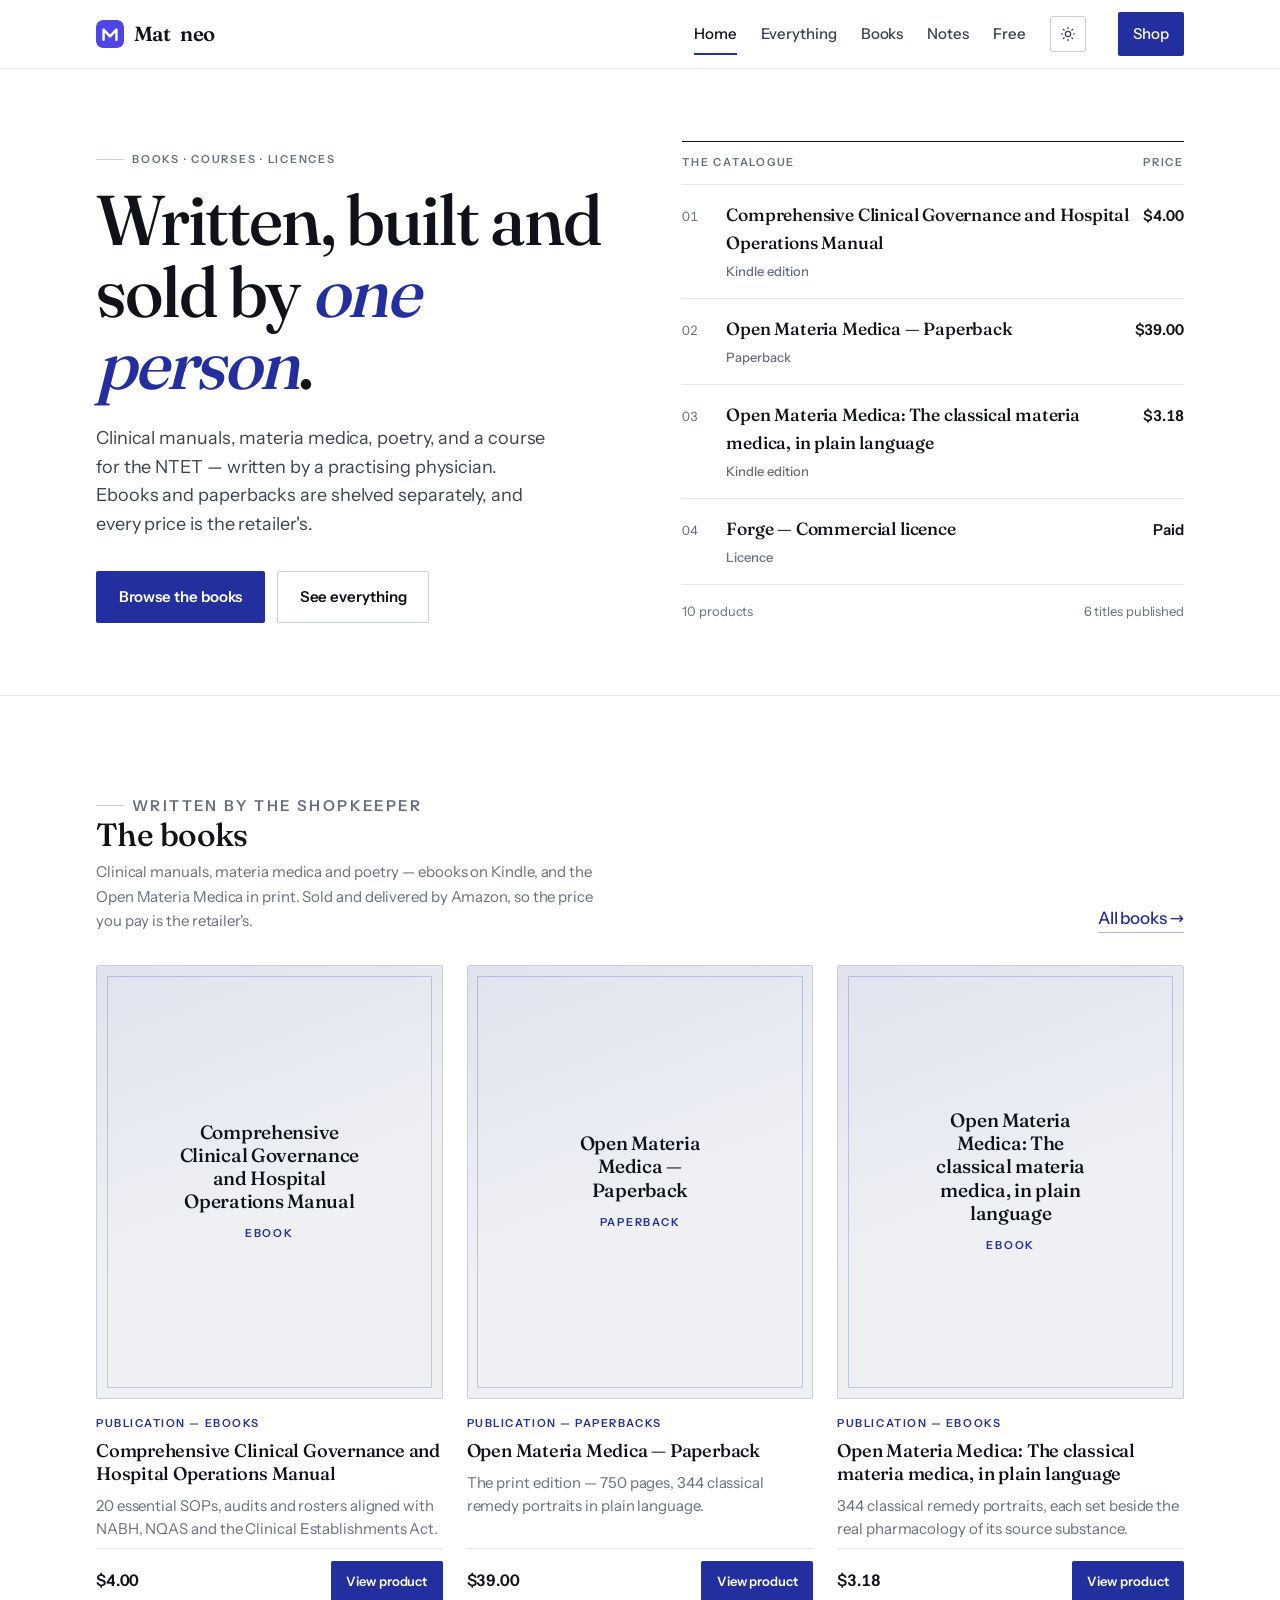
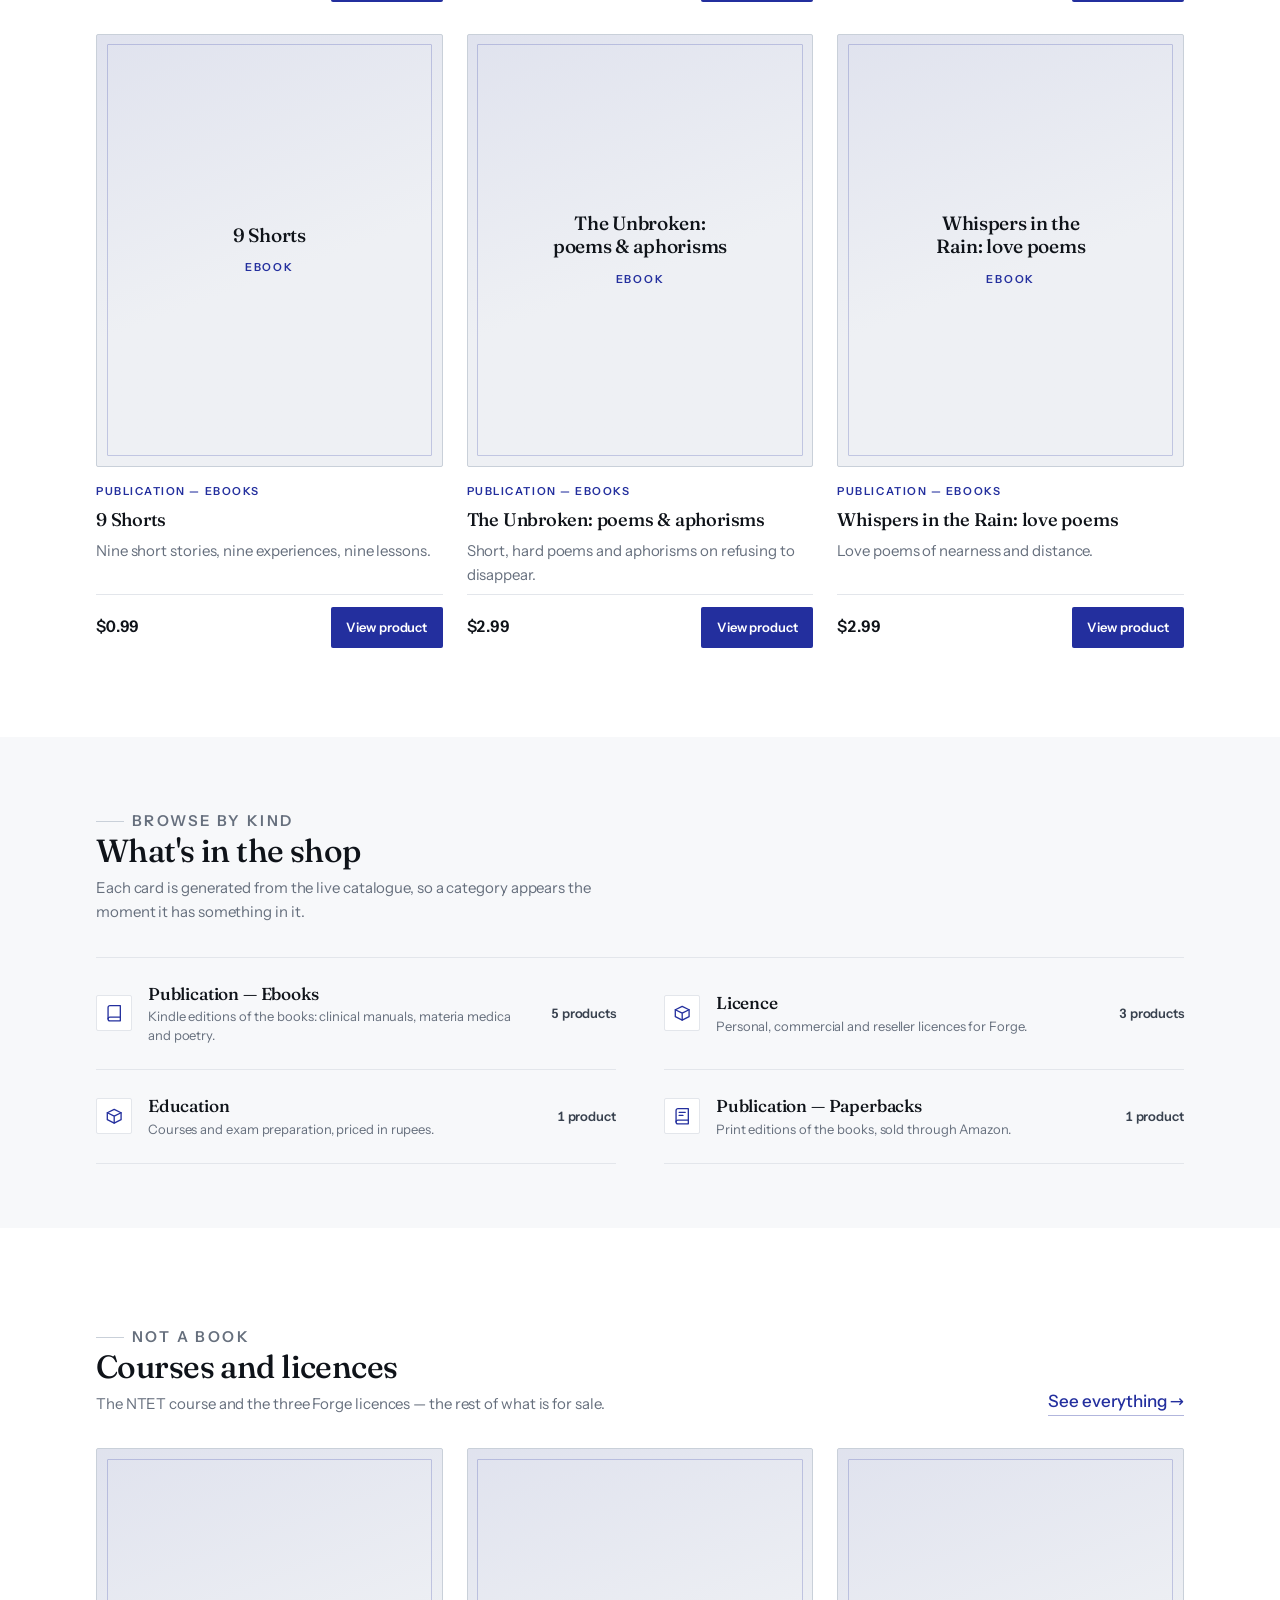
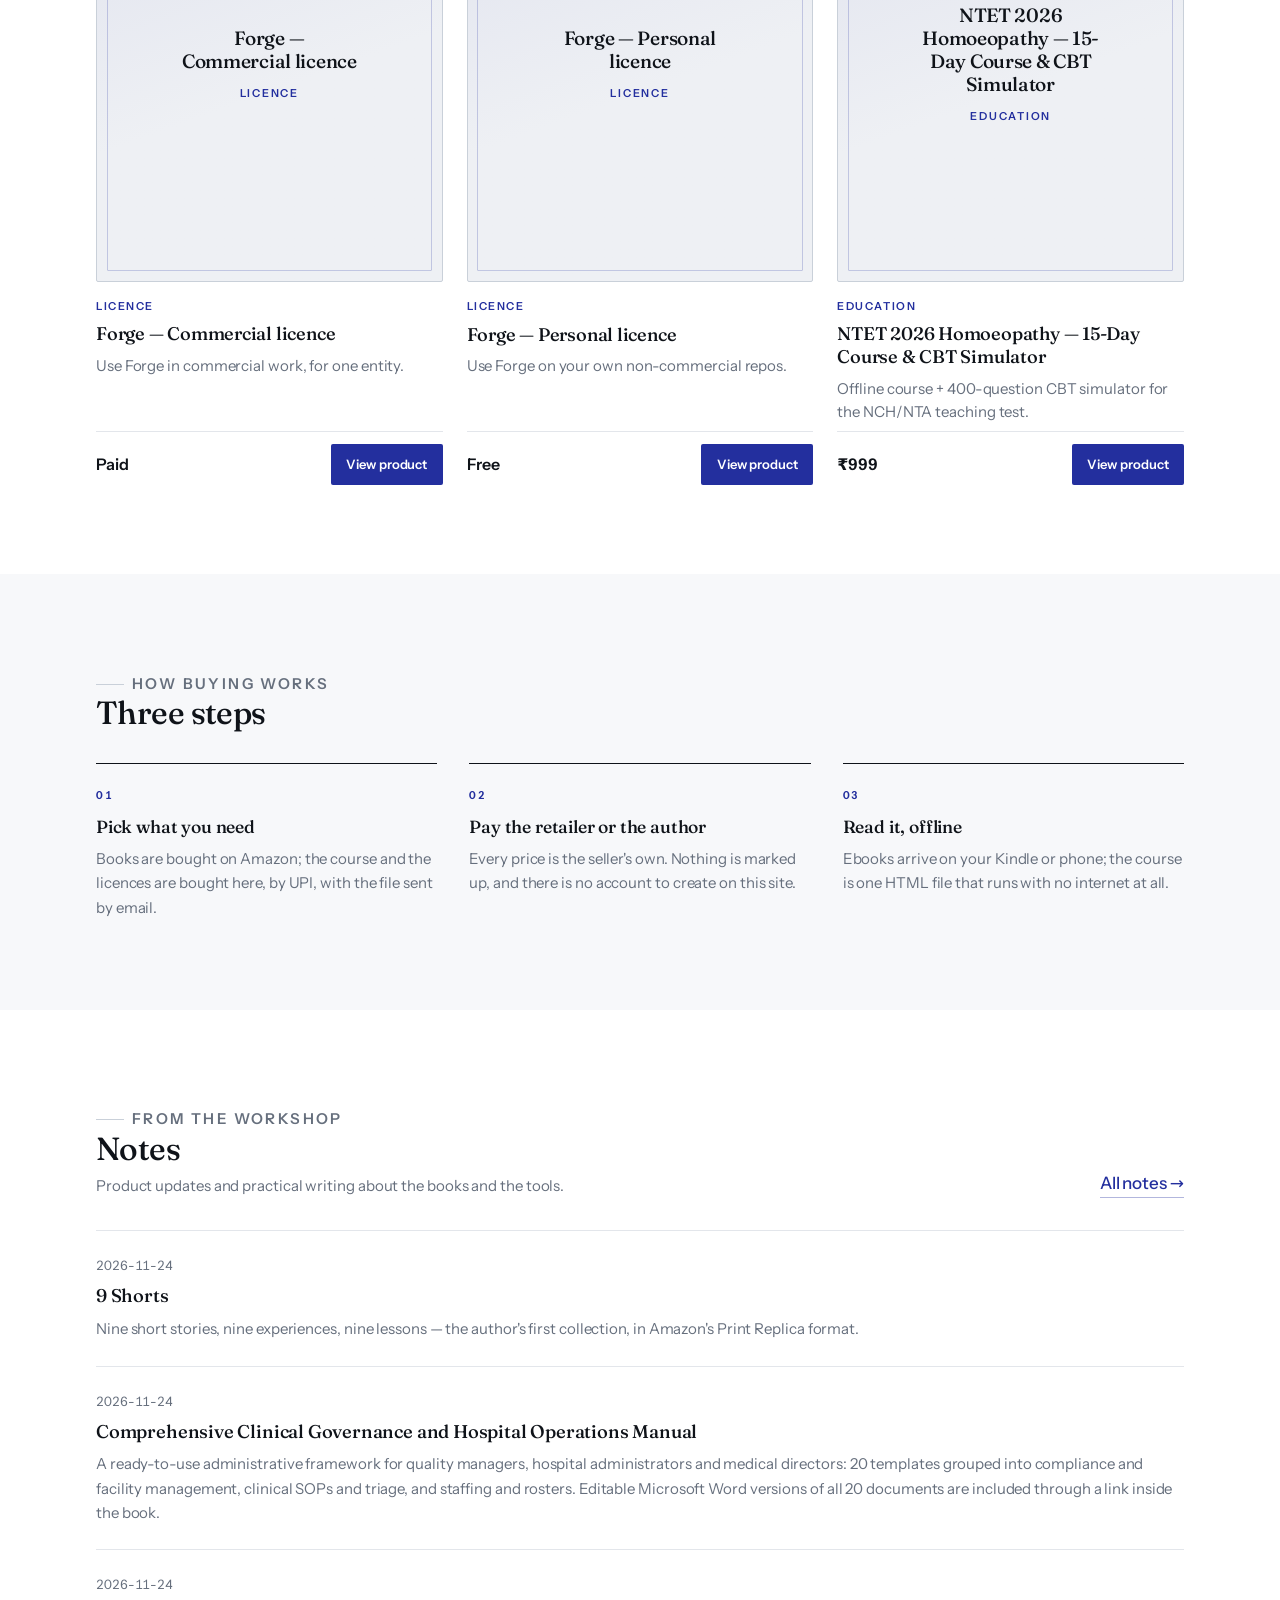
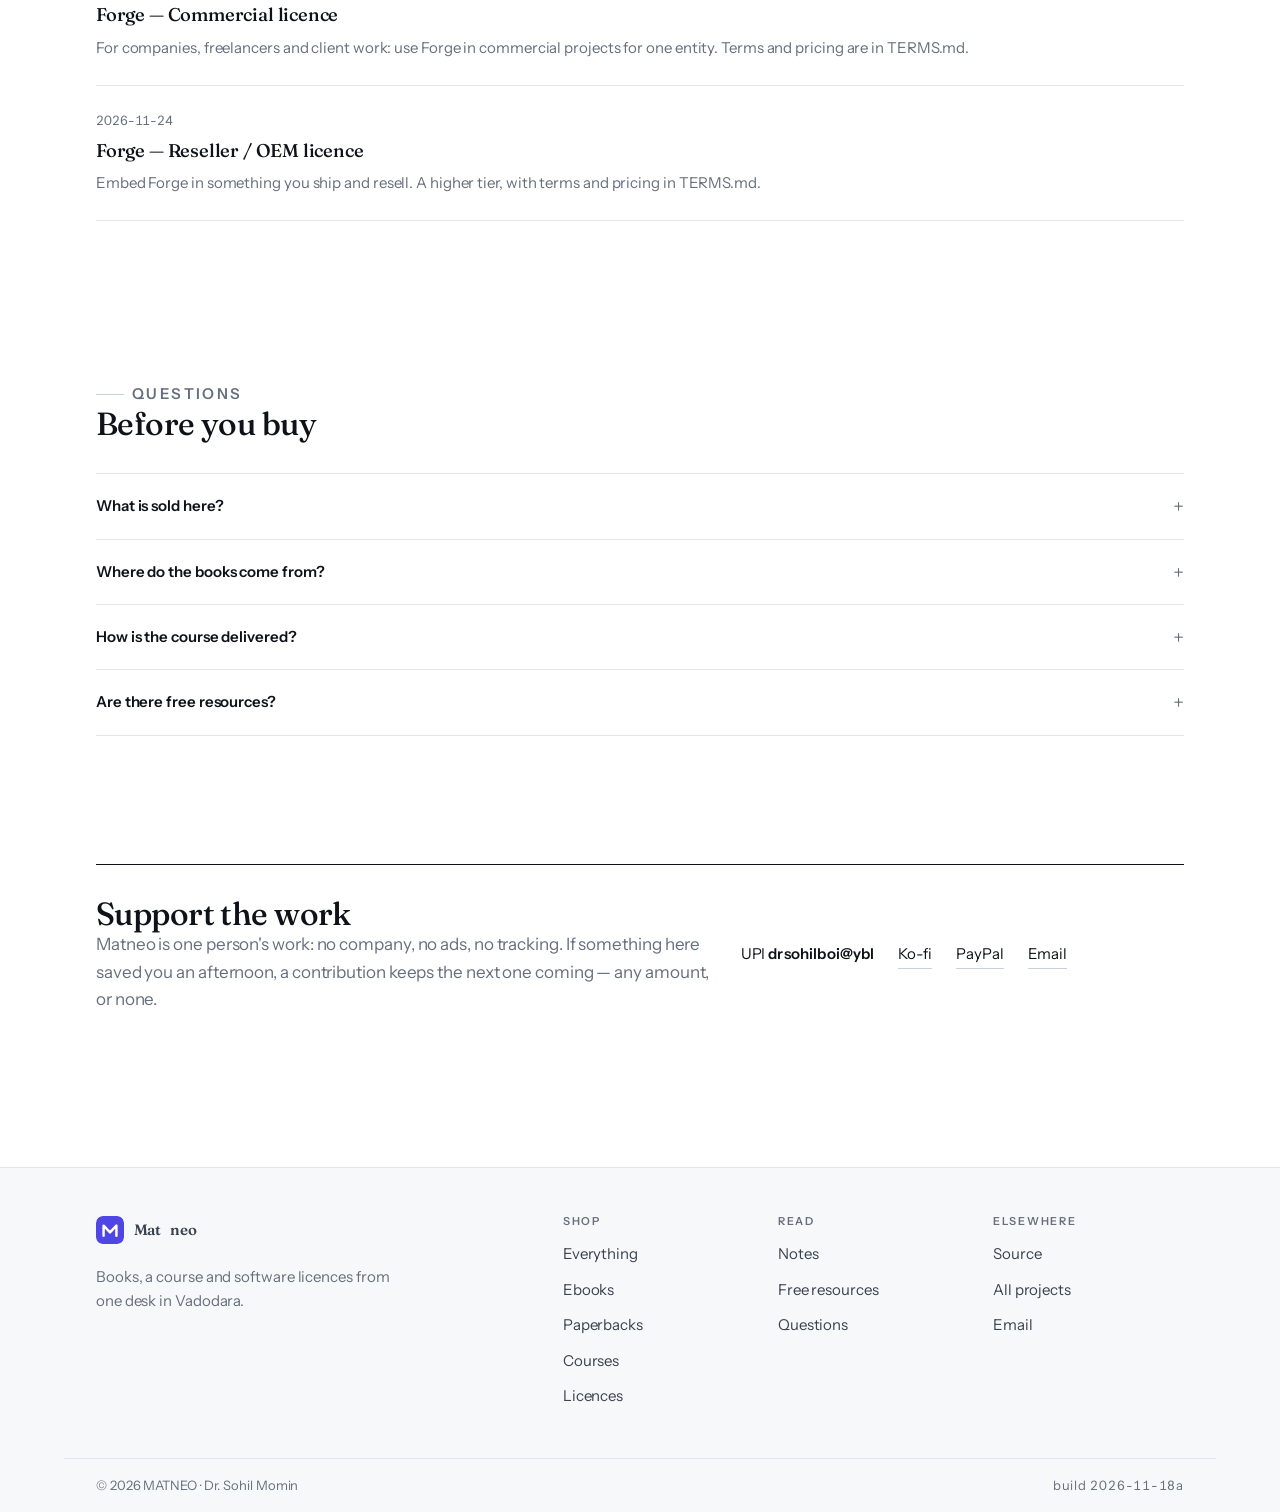
<file: docs/index.html>
<!doctype html>
<html lang="en">
<head>
<meta charset="utf-8">
<meta name="viewport" content="width=device-width, initial-scale=1">
<title>MATNEO — books, courses and licences by Dr. Sohil Momin</title>
<meta name="description" content="Clinical manuals, materia medica, poetry and a course for the NTET — written by a practising physician. Ebooks and paperbacks sold through Amazon, plus the Forge licences.">
<meta name="author" content="Dr. Sohil Momin">
<meta name="robots" content="index, follow, max-image-preview:large">
<link rel="canonical" href="https://drsamonline.github.io/Matneo/">

<meta property="og:type" content="website">
<meta property="og:site_name" content="MATNEO">
<meta property="og:title" content="MATNEO — books, courses and licences by Dr. Sohil Momin">
<meta property="og:description" content="Clinical manuals, materia medica, poetry and a course for the NTET. Ebooks and paperbacks shelved separately, every price the retailer's.">
<meta property="og:url" content="https://drsamonline.github.io/Matneo/">
<meta property="og:image" content="https://drsamonline.github.io/Matneo/images/covers/book-open-materia-medica.jpg">
<meta property="og:image:alt" content="Open Materia Medica — the cover">

<meta name="twitter:card" content="summary_large_image">
<meta name="twitter:title" content="MATNEO — books, courses and licences by Dr. Sohil Momin">
<meta name="twitter:description" content="Clinical manuals, materia medica, poetry and a course for the NTET.">
<meta name="twitter:image" content="https://drsamonline.github.io/Matneo/images/covers/book-open-materia-medica.jpg">

<meta name="theme-color" content="#ffffff" media="(prefers-color-scheme: light)">
<meta name="theme-color" content="#0b0e13" media="(prefers-color-scheme: dark)">
<link rel="icon" href="assets/favicon.svg" type="image/svg+xml">
<link rel="icon" href="favcon.ico" sizes="any">
<link rel="apple-touch-icon" href="assets/apple-touch-icon.png">

<link rel="preload" href="fonts/instrument-sans-latin.woff2" as="font" type="font/woff2" crossorigin>
<link rel="preload" href="fonts/fraunces-latin.woff2" as="font" type="font/woff2" crossorigin>
<link rel="stylesheet" href="css/shop.css?v=11">

<script>
/* The theme is applied before first paint, so a dark-mode reader never sees a
   white flash. Same key the toggle writes. */
(function () {
  try {
    var t = localStorage.getItem('theme');
    if (t === 'dark' || t === 'light') document.documentElement.setAttribute('data-theme', t);
  } catch (e) {}
})();
</script>

<script type="application/ld+json">
{
  "@context": "https://schema.org",
  "@type": "Store",
  "name": "MATNEO",
  "url": "https://drsamonline.github.io/Matneo/",
  "description": "Books, courses and software licences by Dr. Sohil Momin.",
  "founder": { "@type": "Person", "name": "Dr. Sohil Momin" },
  "sameAs": ["https://github.com/drsamonline/Matneo"]
}
</script>
</head>
<body data-section="home">
<a class="skip" href="#main">Skip to content</a>

<header class="site-head">
  <div class="wrap site-head__inner">
    <a class="brand" href="index.html" aria-label="MATNEO — home">
      <svg class="brand__mark" viewBox="0 0 48 48" fill="none" aria-hidden="true">
        <defs><linearGradient id="bg1" x1="0" y1="0" x2="48" y2="48">
          <stop stop-color="#4f46e5"/><stop offset=".55" stop-color="#7c3aed"/><stop offset="1" stop-color="#d946ef"/></linearGradient></defs>
        <rect width="48" height="48" rx="12" fill="url(#bg1)"/>
        <path d="M13 34V16.5L24 28l11-11.5V34" stroke="#fff" stroke-width="4.2" stroke-linecap="round" stroke-linejoin="round"/>
      </svg>
      Mat<b>neo</b>
    </a>

    <button class="nav__toggle" id="navToggle" type="button" aria-expanded="false" aria-controls="navLinks" aria-label="Open menu">
      <svg viewBox="0 0 24 24" width="20" height="20" fill="none" stroke="currentColor" stroke-width="2" stroke-linecap="round" aria-hidden="true"><path d="M4 7h16M4 12h16M4 17h16"/></svg>
    </button>

    <nav class="nav" id="navLinks" aria-label="Primary">
      <a href="index.html" aria-current="page">Home</a>
      <a href="products/">Everything</a>
      <a href="products/?category=Publication%20%E2%80%94%20Ebooks">Books</a>
      <a href="blog/">Notes</a>
      <a href="downloads/">Free</a>
      <button class="theme-btn" id="themeBtn" type="button" aria-label="Switch colour theme" aria-pressed="false" title="Switch colour theme">
        <svg viewBox="0 0 24 24" width="16" height="16" fill="none" stroke="currentColor" stroke-width="1.8" stroke-linecap="round" aria-hidden="true"><circle cx="12" cy="12" r="4"/><path d="M12 2v2M12 20v2M2 12h2M20 12h2M4.9 4.9l1.4 1.4M17.7 17.7l1.4 1.4M4.9 19.1l1.4-1.4M17.7 6.3l1.4-1.4"/></svg>
      </button>
      <a class="btn btn--primary btn--sm" href="products/">Shop</a>
    </nav>
  </div>
</header>

<main id="main">

  <!-- ── hero ───────────────────────────────────────────────────────────── -->
  <section class="hero">
    <div class="wrap hero__grid">
      <div>
        <p class="eyebrow">Books · Courses · Licences</p>
        <h1>Written, built and sold by <em>one person</em>.</h1>
        <p class="lead">Clinical manuals, materia medica, poetry, and a course for the NTET — written by a practising physician. Ebooks and paperbacks are shelved separately, and every price is the retailer's.</p>
        <div class="hero__actions">
          <a class="btn btn--primary" href="products/?category=Publication%20%E2%80%94%20Ebooks">Browse the books</a>
          <a class="btn btn--ghost" href="products/">See everything</a>
        </div>
      </div>

      <div class="ledger" id="ledger" aria-label="The catalogue at a glance">
        <div class="ledger__head"><span>The catalogue</span><span>Price</span></div>
        <!-- filled from data/products.json by js/app.js -->
        <div class="ledger__foot">
          <span><span data-stat="products">10</span> products</span>
          <span><span data-stat="books">6</span> titles published</span>
        </div>
      </div>
    </div>
  </section>

  <!-- ── the books ──────────────────────────────────────────────────────── -->
  <section class="section" id="books" aria-labelledby="books-title">
    <div class="wrap">
      <div class="head">
        <div>
          <p class="eyebrow">Written by the shopkeeper</p>
          <h2 id="books-title">The books</h2>
          <p>Clinical manuals, materia medica and poetry — ebooks on Kindle, and the Open Materia Medica in print. Sold and delivered by Amazon, so the price you pay is the retailer's.</p>
        </div>
        <a class="link" href="products/?category=Publication%20%E2%80%94%20Ebooks">All books →</a>
      </div>
      <div class="product-grid" id="books-grid" aria-live="polite">
        <!-- filled from data/products.json by js/app.js -->
      </div>
    </div>
  </section>

  <!-- ── categories ─────────────────────────────────────────────────────── -->
  <section class="section section--tight section--surface" id="categories" aria-labelledby="categories-title">
    <div class="wrap">
      <div class="head">
        <div>
          <p class="eyebrow">Browse by kind</p>
          <h2 id="categories-title">What's in the shop</h2>
          <p>Each card is generated from the live catalogue, so a category appears the moment it has something in it.</p>
        </div>
      </div>
      <div class="cats" id="category-grid" aria-live="polite">
        <!-- filled from data/products.json by js/app.js -->
      </div>
    </div>
  </section>

  <!-- ── also in the shop ───────────────────────────────────────────────── -->
  <section class="section" id="featured" aria-labelledby="featured-title">
    <div class="wrap">
      <div class="head">
        <div>
          <p class="eyebrow">Not a book</p>
          <h2 id="featured-title">Courses and licences</h2>
          <p>The NTET course and the three Forge licences — the rest of what is for sale.</p>
        </div>
        <a class="link" href="products/">See everything →</a>
      </div>
      <div class="product-grid" id="featured-products" aria-live="polite"></div>
    </div>
  </section>

  <!-- ── how it works ───────────────────────────────────────────────────── -->
  <section class="section section--surface" id="how" aria-labelledby="how-title">
    <div class="wrap">
      <div class="head">
        <div>
          <p class="eyebrow">How buying works</p>
          <h2 id="how-title">Three steps</h2>
        </div>
      </div>
      <div class="steps">
        <div class="step">
          <span class="step__num">01</span>
          <h3>Pick what you need</h3>
          <p>Books are bought on Amazon; the course and the licences are bought here, by UPI, with the file sent by email.</p>
        </div>
        <div class="step">
          <span class="step__num">02</span>
          <h3>Pay the retailer or the author</h3>
          <p>Every price is the seller's own. Nothing is marked up, and there is no account to create on this site.</p>
        </div>
        <div class="step">
          <span class="step__num">03</span>
          <h3>Read it, offline</h3>
          <p>Ebooks arrive on your Kindle or phone; the course is one HTML file that runs with no internet at all.</p>
        </div>
      </div>
    </div>
  </section>

  <!-- ── notes / blog ───────────────────────────────────────────────────── -->
  <section class="section" id="latest-posts" aria-labelledby="latest-title">
    <div class="wrap">
      <div class="head">
        <div>
          <p class="eyebrow">From the workshop</p>
          <h2 id="latest-title">Notes</h2>
          <p>Product updates and practical writing about the books and the tools.</p>
        </div>
        <a class="link" href="blog/">All notes →</a>
      </div>
      <div class="post-list" id="blog-list" aria-live="polite"></div>
    </div>
  </section>

  <!-- ── faq ────────────────────────────────────────────────────────────── -->
  <section class="section section--tight" id="faq" aria-labelledby="faq-title">
    <div class="wrap">
      <div class="head">
        <div>
          <p class="eyebrow">Questions</p>
          <h2 id="faq-title">Before you buy</h2>
        </div>
      </div>
      <div class="faq">
        <details>
          <summary>What is sold here?</summary>
          <p>Books written by Dr. Sohil Momin — clinical manuals, materia medica and poetry — a course for the NTET, and the three Forge software licences. The free apps live on <a class="link" href="https://drsamonline.github.io/">the project hub</a>.</p>
        </details>
        <details>
          <summary>Where do the books come from?</summary>
          <p>Amazon. Each book page links to its own listing, and the price shown is the list price in US dollars — the retailer can change it. Paperbacks and Kindle editions are separate entries because they are separate purchases.</p>
        </details>
        <details>
          <summary>How is the course delivered?</summary>
          <p>As one HTML file, sent by email after UPI payment. It runs offline in any browser and is licensed for 365 days from first activation.</p>
        </details>
        <details>
          <summary>Are there free resources?</summary>
          <p>Yes — <a class="link" href="downloads/">Free resources</a> collects the tools and downloads that cost nothing.</p>
        </details>
      </div>
    </div>
  </section>

  <!-- ── support ────────────────────────────────────────────────────────── -->
  <section class="section section--tight" id="support" aria-labelledby="support-title">
    <div class="wrap">
      <div class="support">
        <div>
          <h2 id="support-title">Support the work</h2>
          <p class="muted">Matneo is one person's work: no company, no ads, no tracking. If something here saved you an afternoon, a contribution keeps the next one coming — any amount, or none.</p>
        </div>
        <div class="support__links">
          <span>UPI <span class="upi">drsohilboi@ybl</span></span>
          <a href="https://ko-fi.com/drsamonline" target="_blank" rel="noopener">Ko-fi</a>
          <a href="https://paypal.me/drsamonline" target="_blank" rel="noopener">PayPal</a>
          <a href="mailto:sohilmomin2000@gmail.com">Email</a>
        </div>
      </div>
    </div>
  </section>

</main>

<footer class="site-foot">
  <div class="wrap site-foot__inner">
    <div class="site-foot__brand">
      <a class="brand" href="index.html" aria-label="MATNEO — home">
        <svg class="brand__mark" viewBox="0 0 48 48" fill="none" aria-hidden="true">
          <rect width="48" height="48" rx="12" fill="url(#bg1)"/>
          <path d="M13 34V16.5L24 28l11-11.5V34" stroke="#fff" stroke-width="4.2" stroke-linecap="round" stroke-linejoin="round"/>
        </svg>
        Mat<b>neo</b>
      </a>
      <p>Books, a course and software licences from one desk in Vadodara.</p>
    </div>
    <div class="site-foot__cols">
      <div>
        <h4>Shop</h4>
        <ul>
          <li><a href="products/">Everything</a></li>
          <li><a href="products/?category=Publication%20%E2%80%94%20Ebooks">Ebooks</a></li>
          <li><a href="products/?category=Publication%20%E2%80%94%20Paperbacks">Paperbacks</a></li>
          <li><a href="products/?category=Education">Courses</a></li>
          <li><a href="products/?category=Licence">Licences</a></li>
        </ul>
      </div>
      <div>
        <h4>Read</h4>
        <ul>
          <li><a href="blog/">Notes</a></li>
          <li><a href="downloads/">Free resources</a></li>
          <li><a href="#faq">Questions</a></li>
        </ul>
      </div>
      <div>
        <h4>Elsewhere</h4>
        <ul>
          <li><a href="https://github.com/drsamonline/Matneo" target="_blank" rel="noopener">Source</a></li>
          <li><a href="https://drsamonline.github.io/" target="_blank" rel="noopener">All projects</a></li>
          <li><a href="mailto:sohilmomin2000@gmail.com">Email</a></li>
        </ul>
      </div>
    </div>
  </div>
  <div class="wrap site-foot__legal">
    <span>© <span data-current-year>2026</span> MATNEO · Dr. Sohil Momin</span>
    <span class="build" data-build></span>
  </div>
</footer>

<script src="js/store.js?v=11" defer></script>
<script src="js/ratings.js?v=11" defer></script>
<script src="js/app.js?v=11" defer></script>
<script>
/* The notes list, from data/posts.json (refreshed by the blog workflow). */
(function () {
  var list = document.getElementById('blog-list');
  if (!list) return;
  fetch('data/posts.json', { cache: 'no-cache' })
    .then(function (r) { return r.json(); })
    .then(function (data) {
      var posts = ((data && data.posts) || []).slice(0, 4);
      if (!posts.length) { var s = document.getElementById('latest-posts'); if (s) s.remove(); return; }
      posts.forEach(function (p) {
        var a = document.createElement('a');
        a.href = p.url || p.source || '#';
        var t = document.createElement('time');
        t.textContent = p.date || '';
        var h = document.createElement('h3');
        h.textContent = p.title || p.repo || 'Note';
        var d = document.createElement('p');
        d.textContent = p.summary || '';
        a.append(t, h, d);
        list.appendChild(a);
      });
    })
    .catch(function () { var s = document.getElementById('latest-posts'); if (s) s.remove(); });
})();
</script>
<script>
(function () {
  var b = document.getElementById('themeBtn');
  if (!b) return;
  function sync() {
    var dark = document.documentElement.getAttribute('data-theme') === 'dark';
    b.setAttribute('aria-pressed', String(dark));
  }
  b.addEventListener('click', function () {
    var next = document.documentElement.getAttribute('data-theme') === 'dark' ? 'light' : 'dark';
    document.documentElement.setAttribute('data-theme', next);
    try { localStorage.setItem('theme', next); } catch (e) {}
    sync();
  });
  sync();
})();
</script>
</body>
</html>
</file>
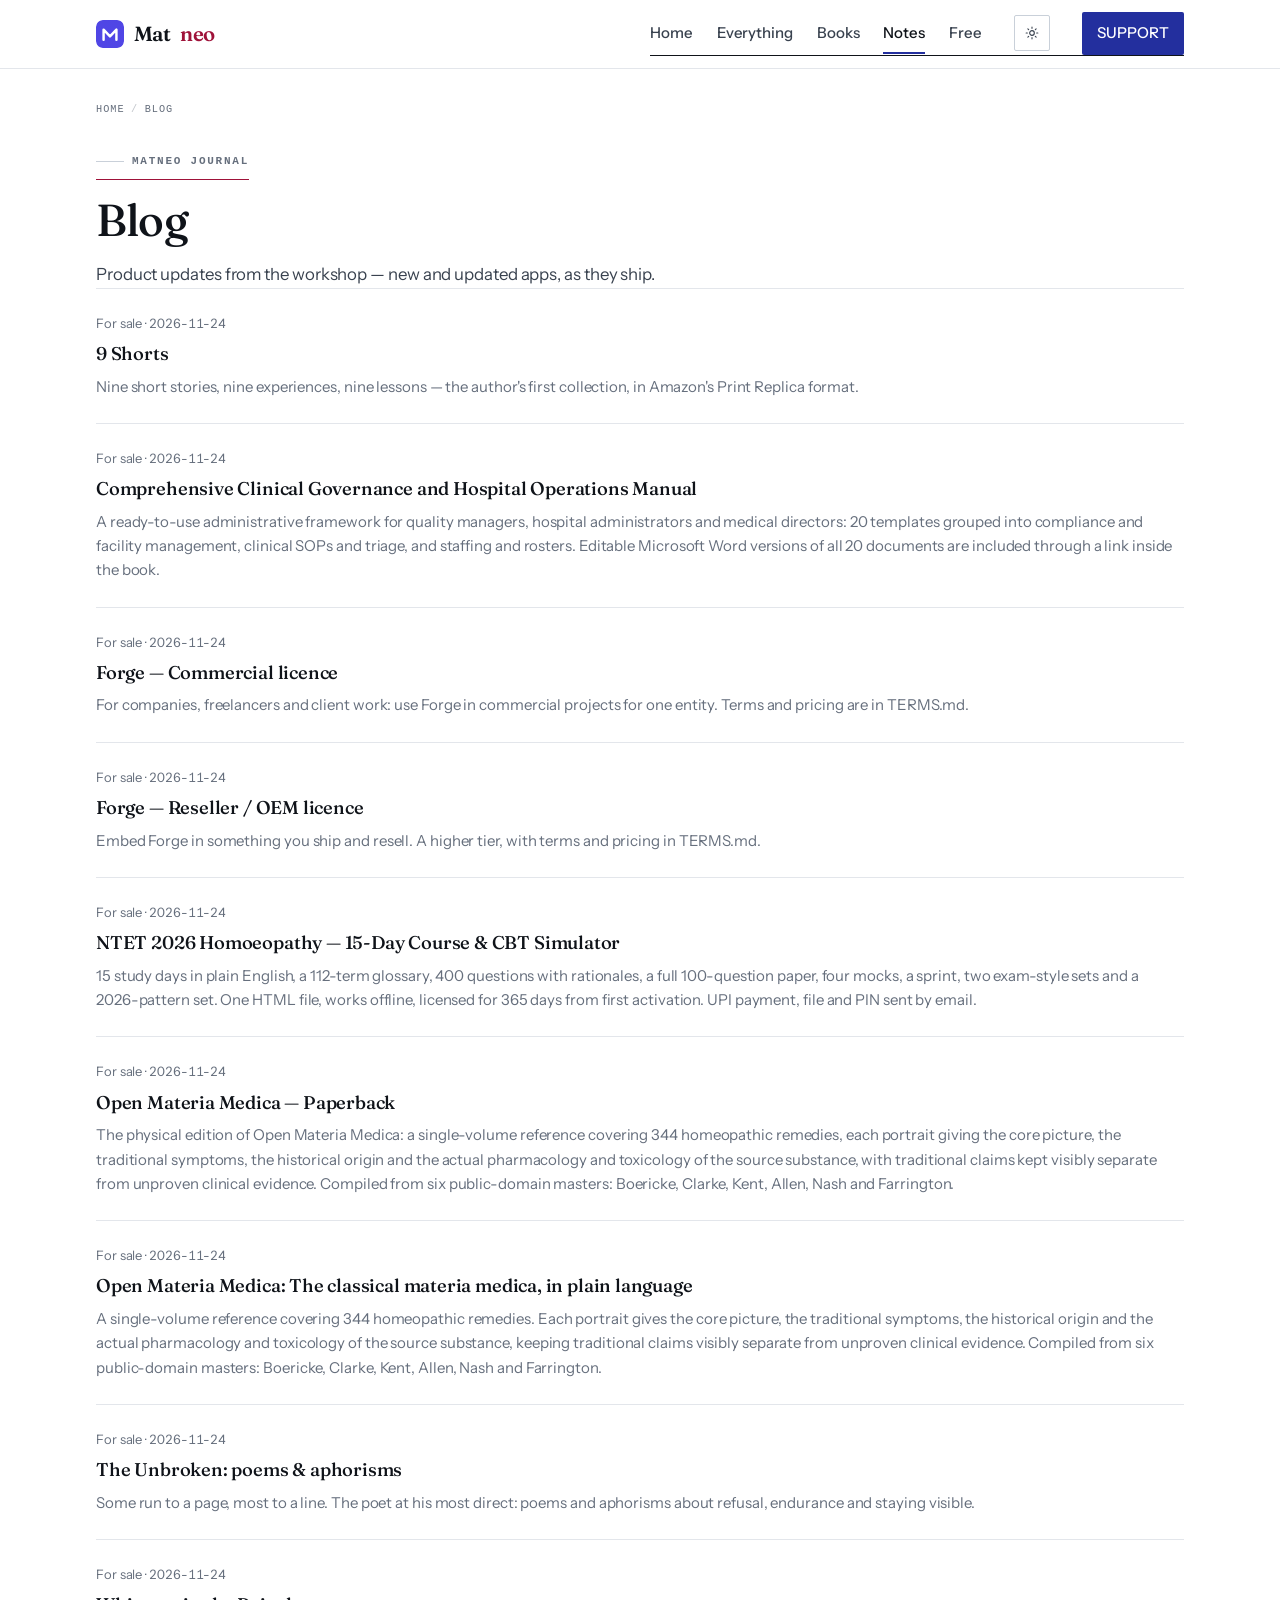
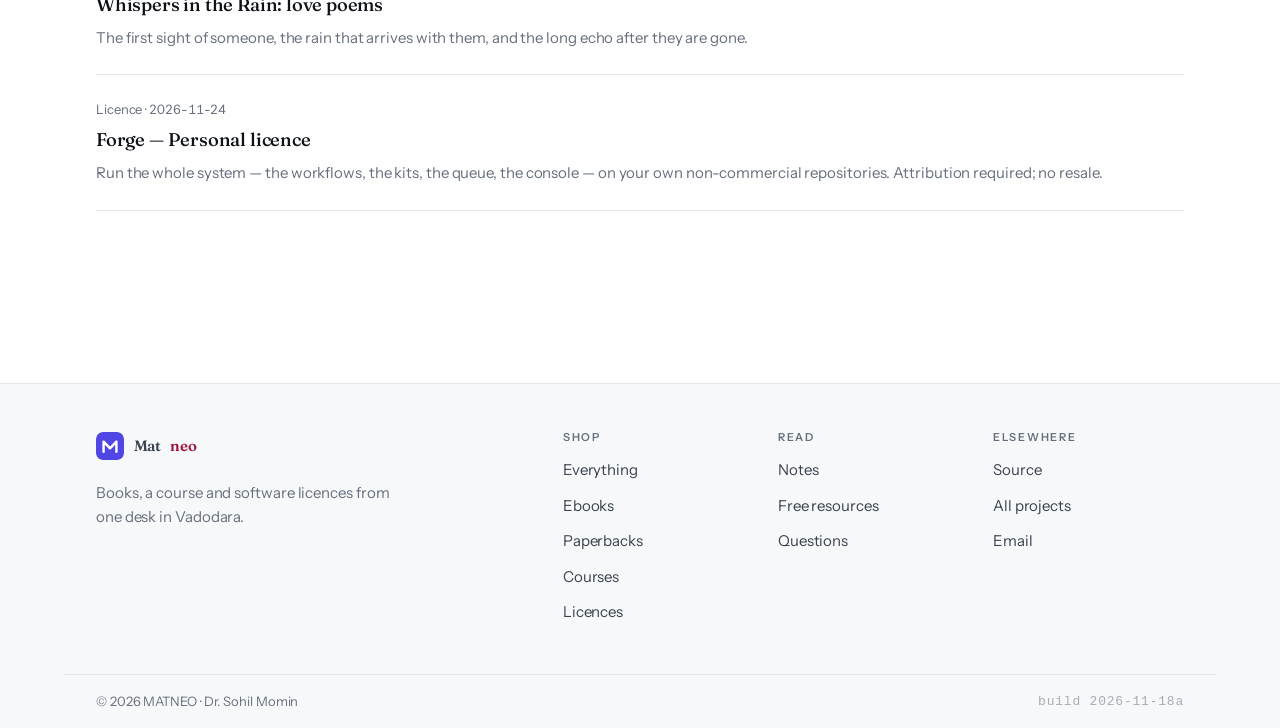
<file: docs/blog/index.html>
<!doctype html>
<html lang="en">
<head>
<meta charset="utf-8">
<meta name="viewport" content="width=device-width, initial-scale=1">
<title>Blog — Practical Ideas &amp; Workflows | MATNEO</title>
<meta name="description" content="Practical ideas, product updates and focused workflows from MATNEO — helping you get more done with digital planners, templates and AI resources.">
<meta name="robots" content="index, follow, max-image-preview:large">

<link rel="canonical" href="https://drsamonline.github.io/Matneo/blog/">

<meta property="og:type" content="website">
<meta property="og:site_name" content="MATNEO">
<meta property="og:title" content="Blog — Practical Ideas &amp; Workflows | MATNEO">
<meta property="og:description" content="Practical ideas, product updates and focused workflows from MATNEO.">
<meta property="og:url" content="https://drsamonline.github.io/Matneo/blog/">
<meta property="og:image" content="https://socialify.git.ci/drsamonline/Matneo/image?name=1&amp;owner=1&amp;description=1&amp;language=1&amp;theme=Light&amp;font=Inter">
<meta name="twitter:card" content="summary_large_image">
<meta name="twitter:title" content="Blog | MATNEO">
<meta name="twitter:description" content="Practical ideas, product updates and focused workflows from MATNEO.">
<meta name="twitter:image" content="https://socialify.git.ci/drsamonline/Matneo/image?name=1&amp;owner=1&amp;description=1&amp;language=1&amp;theme=Light&amp;font=Inter">

<meta name="theme-color" content="#0b0e1a">
<link rel="icon" href="../assets/favicon.svg" type="image/svg+xml">
<link rel="icon" href="../favcon.ico" sizes="any">
<link rel="apple-touch-icon" href="../assets/apple-touch-icon.png">

<link rel="stylesheet" href="../css/style.css?v=11">
<link rel="stylesheet" href="../css/shop.css?v=11">
<script>
/* THEME BEFORE FIRST PAINT: a page that paints one theme and flips to the other is a
   flash, and a stored choice applied after load is a bug the reader can see. */
(function () {
  try {
    var s = localStorage.getItem("theme");
    var d = s ? s === "dark" : matchMedia('(prefers-color-scheme: dark)').matches;
    document.documentElement.setAttribute("data-theme", d ? "dark" : "light");
  } catch (e) { document.documentElement.setAttribute("data-theme", "light"); }
})();
</script>
</head>
<body data-section="blog">

<a class="skip" href="#main">Skip to main content</a>

<header class="site-head">
  <div class="wrap site-head__inner">
    <a class="brand" href="../index.html" aria-label="MATNEO — home">
      <svg class="brand__mark" viewBox="0 0 48 48" fill="none" aria-hidden="true">
        <defs><linearGradient id="bg1" x1="0" y1="0" x2="48" y2="48">
          <stop stop-color="#4f46e5"/><stop offset=".55" stop-color="#7c3aed"/><stop offset="1" stop-color="#d946ef"/></linearGradient></defs>
        <rect width="48" height="48" rx="12" fill="url(#bg1)"/>
        <path d="M13 34V16.5L24 28l11-11.5V34" stroke="#fff" stroke-width="4.2" stroke-linecap="round" stroke-linejoin="round"/>
      </svg>
      Mat<b>neo</b>
    </a>
    <button class="nav__toggle" id="navToggle" type="button" aria-expanded="false" aria-controls="navLinks" aria-label="Open menu">
      <svg viewBox="0 0 24 24" width="20" height="20" fill="none" stroke="currentColor" stroke-width="2" stroke-linecap="round" aria-hidden="true"><path d="M4 7h16M4 12h16M4 17h16"/></svg>
    </button>
    <nav class="nav" id="navLinks" aria-label="Primary">
      <a href="../index.html">Home</a>
      <a href="../products/">Everything</a>
      <a href="../products/?category=Publication%20%E2%80%94%20Ebooks">Books</a>
      <a href="../blog/" aria-current="page">Notes</a>
      <a href="../downloads/">Free</a>
      <button class="theme-btn" id="themeBtn" type="button" aria-label="Switch colour theme" aria-pressed="false" title="Switch colour theme">
        <svg viewBox="0 0 24 24" width="16" height="16" fill="none" stroke="currentColor" stroke-width="1.8" stroke-linecap="round" aria-hidden="true"><circle cx="12" cy="12" r="4"/><path d="M12 2v2M12 20v2M2 12h2M20 12h2M4.9 4.9l1.4 1.4M17.7 17.7l1.4 1.4M4.9 19.1l1.4-1.4M17.7 6.3l1.4-1.4"/></svg>
      </button>
      <a class="btn btn--primary btn--sm" href="../index.html#support">Support</a>
    </nav>
  </div>
</header>

<main id="main">
  <div class="wrap">
    <nav class="breadcrumb" aria-label="Breadcrumb">
      <a href="../index.html">Home</a><span aria-hidden="true">/</span><span>Blog</span>
    </nav>

    <section style="padding-top:1.6rem" aria-labelledby="blog-title">
      <span class="eyebrow">MATNEO journal</span>
      <h1 id="blog-title" style="font-size:clamp(1.9rem,4vw,2.8rem)">Blog</h1>
      <p class="section__lead">Product updates from the workshop — new and updated apps, as they ship.</p>

      <div class="post-list" id="post-list" aria-live="polite"></div>

      <div class="product-status" id="post-empty" style="margin-top:2rem" hidden>Posts are being prepared. <a class="text-link" href="../products/">Browse the shop</a> in the meantime.</div>
    </section>
  </div>
</main>

<footer class="site-foot">
  <div class="wrap site-foot__inner">
    <div class="site-foot__brand">
      <a class="brand" href="../index.html" aria-label="MATNEO — home">
        <svg class="brand__mark" viewBox="0 0 48 48" fill="none" aria-hidden="true">
          <rect width="48" height="48" rx="12" fill="url(#bg1)"/>
          <path d="M13 34V16.5L24 28l11-11.5V34" stroke="#fff" stroke-width="4.2" stroke-linecap="round" stroke-linejoin="round"/>
        </svg>
        Mat<b>neo</b>
      </a>
      <p>Books, a course and software licences from one desk in Vadodara.</p>
    </div>
    <div class="site-foot__cols">
      <div>
        <h4>Shop</h4>
        <ul>
          <li><a href="../products/">Everything</a></li>
          <li><a href="../products/?category=Publication%20%E2%80%94%20Ebooks">Ebooks</a></li>
          <li><a href="../products/?category=Publication%20%E2%80%94%20Paperbacks">Paperbacks</a></li>
          <li><a href="../products/?category=Education">Courses</a></li>
          <li><a href="../products/?category=Licence">Licences</a></li>
        </ul>
      </div>
      <div>
        <h4>Read</h4>
        <ul>
          <li><a href="../blog/">Notes</a></li>
          <li><a href="../downloads/">Free resources</a></li>
          <li><a href="../index.html#faq">Questions</a></li>
        </ul>
      </div>
      <div>
        <h4>Elsewhere</h4>
        <ul>
          <li><a href="https://github.com/drsamonline/Matneo" target="_blank" rel="noopener">Source</a></li>
          <li><a href="https://drsamonline.github.io/" target="_blank" rel="noopener">All projects</a></li>
          <li><a href="mailto:sohilmomin2000@gmail.com">Email</a></li>
        </ul>
      </div>
    </div>
  </div>
  <div class="wrap site-foot__legal">
    <span>© <span data-current-year>2026</span> MATNEO · Dr. Sohil Momin</span>
    <span class="build" data-build></span>
  </div>
</footer>

<script src="../js/store.js?v=11" defer></script>
<script>
/* Render the notes from ../data/posts.json — refreshed by the blog workflow, so a
   new post appears without editing this page. An editorial list, not a wall of
   gradient cards: the date, the title, one line of summary, and the link. */
(function () {
  var list = document.getElementById('post-list');
  var empty = document.getElementById('post-empty');
  if (!list) return;
  fetch('../data/posts.json', { cache: 'no-cache' })
    .then(function (r) { return r.json(); })
    .then(function (data) {
      var posts = (data && data.posts) || [];
      if (!posts.length) { if (empty) empty.hidden = false; return; }
      posts.forEach(function (p) {
        var a = document.createElement('a');
        a.href = p.url || p.source || '#';
        var t = document.createElement('time');
        t.textContent = (p.category ? p.category + ' · ' : '') + (p.date || '');
        var h = document.createElement('h3');
        h.textContent = p.title || p.repo || 'Note';
        var d = document.createElement('p');
        d.textContent = p.summary || '';
        a.append(t, h, d);
        list.appendChild(a);
      });
    })
    .catch(function () { if (empty) empty.hidden = false; });
})();
</script>
<script>
(function () {
  var b = document.getElementById("themeBtn"), l = document.getElementById("themeLabel");
  if (!b) return;
  function sync() {
    var dark = document.documentElement.getAttribute("data-theme") === "dark";
    if (l) l.textContent = dark ? "Light" : "Dark";
    b.setAttribute("aria-pressed", String(dark));
  }
  b.addEventListener("click", function () {
    var next = document.documentElement.getAttribute("data-theme") === "dark" ? "light" : "dark";
    document.documentElement.setAttribute("data-theme", next);
    try { localStorage.setItem("theme", next); } catch (e) {}
    sync();
  });
  sync();
})();
</script>
<script>
(function () {
  var b = document.getElementById('themeBtn');
  if (!b) return;
  function sync() {
    var dark = document.documentElement.getAttribute('data-theme') === 'dark';
    b.setAttribute('aria-pressed', String(dark));
  }
  b.addEventListener('click', function () {
    var next = document.documentElement.getAttribute('data-theme') === 'dark' ? 'light' : 'dark';
    document.documentElement.setAttribute('data-theme', next);
    try { localStorage.setItem('theme', next); } catch (e) {}
    sync();
  });
  sync();
})();
</script>
<script>
/* These pages have no app.js, so nothing calls MATNEO.init(): the nav toggle, the
   year and the build stamp all live there. Call it once, on its own. */
document.addEventListener('DOMContentLoaded', function () {
  if (window.MATNEO && window.MATNEO.init) window.MATNEO.init();
});
</script>
</body>
</html>
</file>
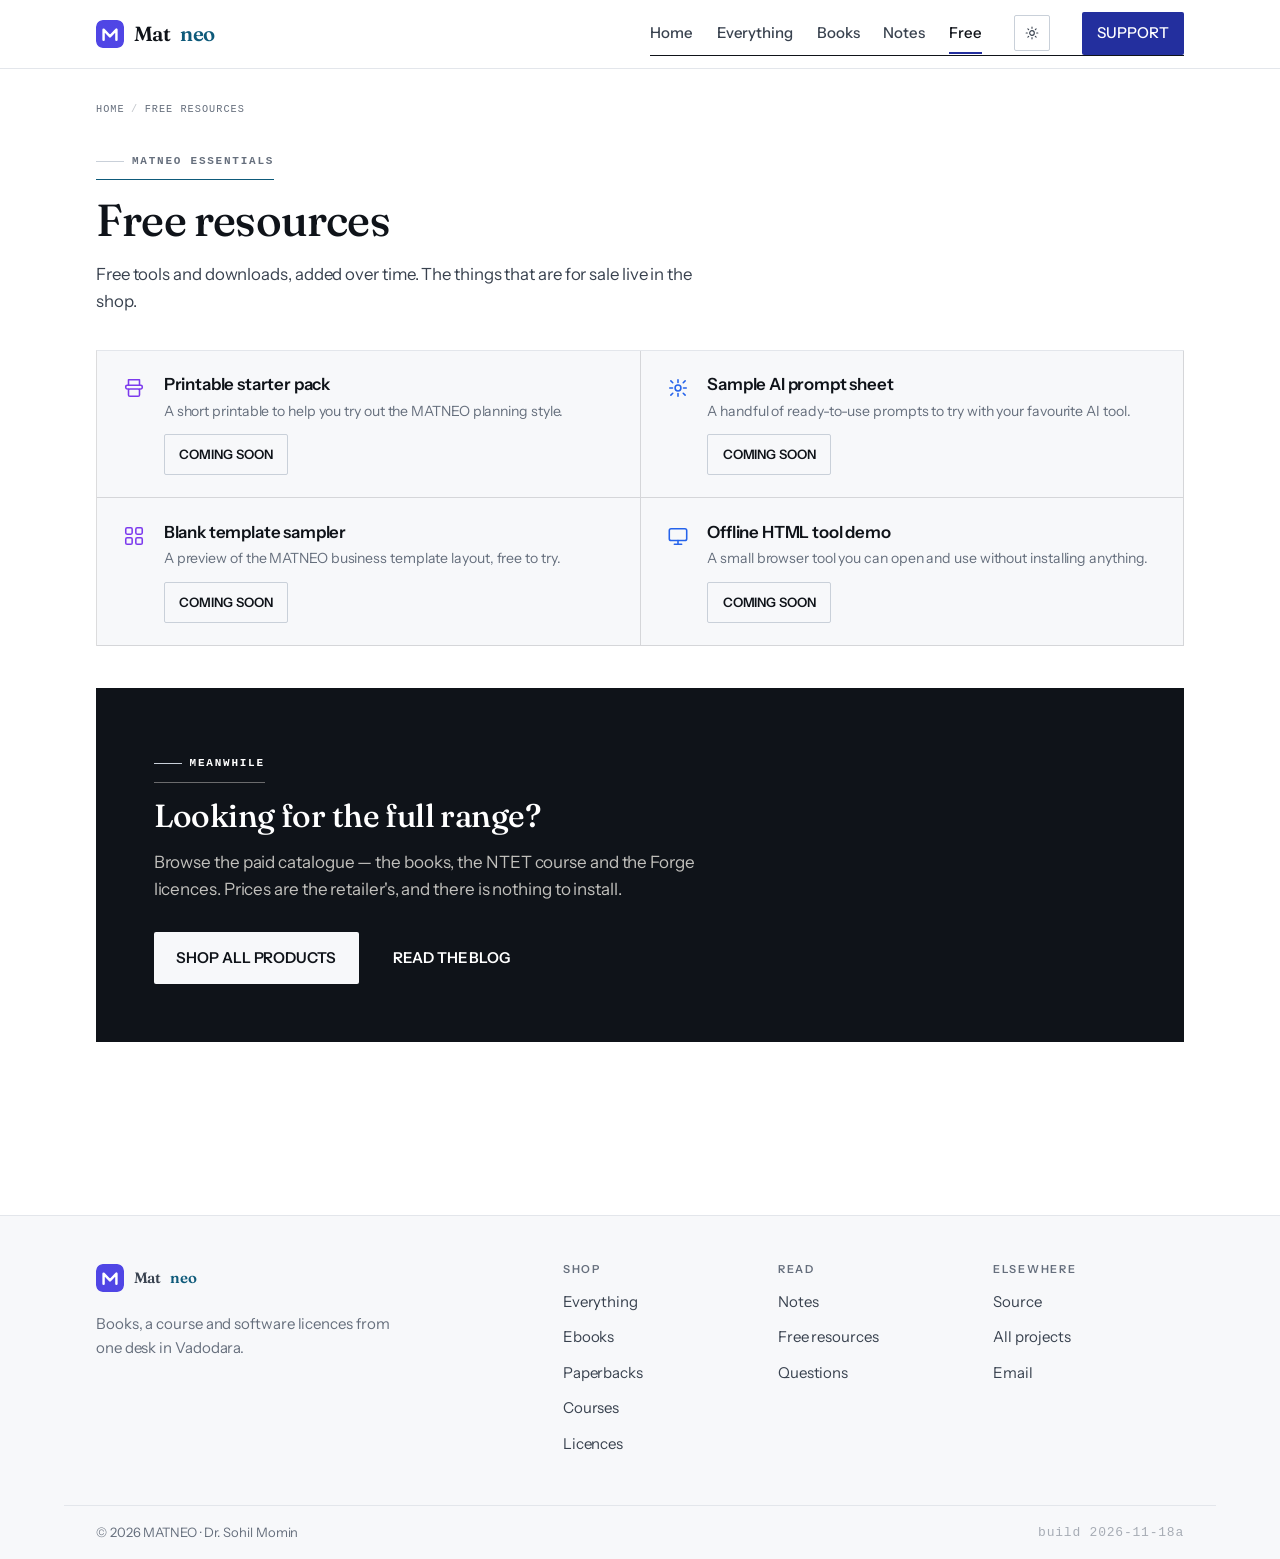
<file: docs/downloads/index.html>
<!doctype html>
<html lang="en">
<head>
<meta charset="utf-8">
<meta name="viewport" content="width=device-width, initial-scale=1">
<title>Free Resources — Tools &amp; Downloads | MATNEO</title>
<meta name="description" content="Free digital resources from MATNEO — useful tools and downloads to help you get started with planning, templates and AI, at no cost.">
<meta name="robots" content="index, follow, max-image-preview:large">

<link rel="canonical" href="https://drsamonline.github.io/Matneo/downloads/">

<meta property="og:type" content="website">
<meta property="og:site_name" content="MATNEO">
<meta property="og:title" content="Free Resources — Tools &amp; Downloads | MATNEO">
<meta property="og:description" content="Free digital resources from MATNEO — useful tools and downloads to help you get started.">
<meta property="og:url" content="https://drsamonline.github.io/Matneo/downloads/">
<meta property="og:image" content="https://socialify.git.ci/drsamonline/Matneo/image?name=1&amp;owner=1&amp;description=1&amp;language=1&amp;theme=Light&amp;font=Inter">
<meta name="twitter:card" content="summary_large_image">
<meta name="twitter:title" content="Free Resources | MATNEO">
<meta name="twitter:description" content="Free digital resources from MATNEO — useful tools and downloads to help you get started.">
<meta name="twitter:image" content="https://socialify.git.ci/drsamonline/Matneo/image?name=1&amp;owner=1&amp;description=1&amp;language=1&amp;theme=Light&amp;font=Inter">

<meta name="theme-color" content="#0b0e1a">
<link rel="icon" href="../assets/favicon.svg" type="image/svg+xml">
<link rel="icon" href="../favcon.ico" sizes="any">
<link rel="apple-touch-icon" href="../assets/apple-touch-icon.png">

<link rel="stylesheet" href="../css/style.css?v=11">
<link rel="stylesheet" href="../css/shop.css?v=11">
<script>
/* THEME BEFORE FIRST PAINT: a page that paints one theme and flips to the other is a
   flash, and a stored choice applied after load is a bug the reader can see. */
(function () {
  try {
    var s = localStorage.getItem("theme");
    var d = s ? s === "dark" : matchMedia('(prefers-color-scheme: dark)').matches;
    document.documentElement.setAttribute("data-theme", d ? "dark" : "light");
  } catch (e) { document.documentElement.setAttribute("data-theme", "light"); }
})();
</script>
</head>
<body data-section="downloads">

<a class="skip" href="#main">Skip to main content</a>

<header class="site-head">
  <div class="wrap site-head__inner">
    <a class="brand" href="../index.html" aria-label="MATNEO — home">
      <svg class="brand__mark" viewBox="0 0 48 48" fill="none" aria-hidden="true">
        <defs><linearGradient id="bg1" x1="0" y1="0" x2="48" y2="48">
          <stop stop-color="#4f46e5"/><stop offset=".55" stop-color="#7c3aed"/><stop offset="1" stop-color="#d946ef"/></linearGradient></defs>
        <rect width="48" height="48" rx="12" fill="url(#bg1)"/>
        <path d="M13 34V16.5L24 28l11-11.5V34" stroke="#fff" stroke-width="4.2" stroke-linecap="round" stroke-linejoin="round"/>
      </svg>
      Mat<b>neo</b>
    </a>
    <button class="nav__toggle" id="navToggle" type="button" aria-expanded="false" aria-controls="navLinks" aria-label="Open menu">
      <svg viewBox="0 0 24 24" width="20" height="20" fill="none" stroke="currentColor" stroke-width="2" stroke-linecap="round" aria-hidden="true"><path d="M4 7h16M4 12h16M4 17h16"/></svg>
    </button>
    <nav class="nav" id="navLinks" aria-label="Primary">
      <a href="../index.html">Home</a>
      <a href="../products/">Everything</a>
      <a href="../products/?category=Publication%20%E2%80%94%20Ebooks">Books</a>
      <a href="../blog/">Notes</a>
      <a href="../downloads/" aria-current="page">Free</a>
      <button class="theme-btn" id="themeBtn" type="button" aria-label="Switch colour theme" aria-pressed="false" title="Switch colour theme">
        <svg viewBox="0 0 24 24" width="16" height="16" fill="none" stroke="currentColor" stroke-width="1.8" stroke-linecap="round" aria-hidden="true"><circle cx="12" cy="12" r="4"/><path d="M12 2v2M12 20v2M2 12h2M20 12h2M4.9 4.9l1.4 1.4M17.7 17.7l1.4 1.4M4.9 19.1l1.4-1.4M17.7 6.3l1.4-1.4"/></svg>
      </button>
      <a class="btn btn--primary btn--sm" href="../index.html#support">Support</a>
    </nav>
  </div>
</header>

<main id="main">
  <div class="wrap">
    <nav class="breadcrumb" aria-label="Breadcrumb">
      <a href="../index.html">Home</a><span aria-hidden="true">/</span><span>Free resources</span>
    </nav>

    <section style="padding-top:1.6rem" aria-labelledby="free-title">
      <span class="eyebrow">MATNEO essentials</span>
      <h1 id="free-title" style="font-size:clamp(1.9rem,4vw,2.8rem)">Free resources</h1>
      <p class="section__lead">Free tools and downloads, added over time. The things that are for sale live in the shop.</p>

      <div class="dl-list">
        <div class="dl-item reveal">
          <span class="dl-item__icon"><svg viewBox="0 0 24 24" fill="none" stroke="#7c3aed" stroke-width="1.7" stroke-linecap="round" stroke-linejoin="round" aria-hidden="true"><path d="M6 9V3h12v6"/><rect x="6" y="13" width="12" height="8" rx="1.5"/><path d="M6 13H4.5A1.5 1.5 0 0 1 3 11.5v-1A1.5 1.5 0 0 1 4.5 9h15A1.5 1.5 0 0 1 21 10.5v1A1.5 1.5 0 0 1 19.5 13H18"/></svg></span>
          <div><h3>Printable starter pack</h3><p>A short printable to help you try out the MATNEO planning style.</p><span class="btn btn--ghost btn--sm" aria-disabled="true" style="margin-top:.8rem;cursor:default">Coming soon</span></div>
        </div>
        <div class="dl-item reveal">
          <span class="dl-item__icon"><svg viewBox="0 0 24 24" fill="none" stroke="#2563eb" stroke-width="1.7" stroke-linecap="round" stroke-linejoin="round" aria-hidden="true"><path d="M12 3v3M12 18v3M4.2 4.2l2.1 2.1M17.7 17.7l2.1 2.1M3 12h3M18 12h3M4.2 19.8l2.1-2.1M17.7 6.3l2.1-2.1"/><circle cx="12" cy="12" r="3.2"/></svg></span>
          <div><h3>Sample AI prompt sheet</h3><p>A handful of ready-to-use prompts to try with your favourite AI tool.</p><span class="btn btn--ghost btn--sm" aria-disabled="true" style="margin-top:.8rem;cursor:default">Coming soon</span></div>
        </div>
        <div class="dl-item reveal">
          <span class="dl-item__icon"><svg viewBox="0 0 24 24" fill="none" stroke="#7c3aed" stroke-width="1.7" stroke-linecap="round" stroke-linejoin="round" aria-hidden="true"><rect x="3" y="3" width="7" height="7" rx="1.5"/><rect x="14" y="3" width="7" height="7" rx="1.5"/><rect x="3" y="14" width="7" height="7" rx="1.5"/><rect x="14" y="14" width="7" height="7" rx="1.5"/></svg></span>
          <div><h3>Blank template sampler</h3><p>A preview of the MATNEO business template layout, free to try.</p><span class="btn btn--ghost btn--sm" aria-disabled="true" style="margin-top:.8rem;cursor:default">Coming soon</span></div>
        </div>
        <div class="dl-item reveal">
          <span class="dl-item__icon"><svg viewBox="0 0 24 24" fill="none" stroke="#2563eb" stroke-width="1.7" stroke-linecap="round" stroke-linejoin="round" aria-hidden="true"><rect x="2.5" y="4" width="19" height="13" rx="2"/><path d="M8 21h8M12 17v4"/></svg></span>
          <div><h3>Offline HTML tool demo</h3><p>A small browser tool you can open and use without installing anything.</p><span class="btn btn--ghost btn--sm" aria-disabled="true" style="margin-top:.8rem;cursor:default">Coming soon</span></div>
        </div>
      </div>

      <div class="cta-band" style="margin-top:2.6rem">
        <span class="eyebrow" style="color:#fff;background:none;-webkit-text-fill-color:#fff">Meanwhile</span>
        <h2>Looking for the full range?</h2>
        <p>Browse the paid catalogue — the books, the NTET course and the Forge licences. Prices are the retailer's, and there is nothing to install.</p>
        <div class="hero__actions">
          <a class="btn btn--light" href="../products/">Shop all products</a>
          <a class="btn btn--outline-light" href="../blog/">Read the blog</a>
        </div>
      </div>
    </section>
  </div>
</main>

<footer class="site-foot">
  <div class="wrap site-foot__inner">
    <div class="site-foot__brand">
      <a class="brand" href="../index.html" aria-label="MATNEO — home">
        <svg class="brand__mark" viewBox="0 0 48 48" fill="none" aria-hidden="true">
          <rect width="48" height="48" rx="12" fill="url(#bg1)"/>
          <path d="M13 34V16.5L24 28l11-11.5V34" stroke="#fff" stroke-width="4.2" stroke-linecap="round" stroke-linejoin="round"/>
        </svg>
        Mat<b>neo</b>
      </a>
      <p>Books, a course and software licences from one desk in Vadodara.</p>
    </div>
    <div class="site-foot__cols">
      <div>
        <h4>Shop</h4>
        <ul>
          <li><a href="../products/">Everything</a></li>
          <li><a href="../products/?category=Publication%20%E2%80%94%20Ebooks">Ebooks</a></li>
          <li><a href="../products/?category=Publication%20%E2%80%94%20Paperbacks">Paperbacks</a></li>
          <li><a href="../products/?category=Education">Courses</a></li>
          <li><a href="../products/?category=Licence">Licences</a></li>
        </ul>
      </div>
      <div>
        <h4>Read</h4>
        <ul>
          <li><a href="../blog/">Notes</a></li>
          <li><a href="../downloads/">Free resources</a></li>
          <li><a href="../index.html#faq">Questions</a></li>
        </ul>
      </div>
      <div>
        <h4>Elsewhere</h4>
        <ul>
          <li><a href="https://github.com/drsamonline/Matneo" target="_blank" rel="noopener">Source</a></li>
          <li><a href="https://drsamonline.github.io/" target="_blank" rel="noopener">All projects</a></li>
          <li><a href="mailto:sohilmomin2000@gmail.com">Email</a></li>
        </ul>
      </div>
    </div>
  </div>
  <div class="wrap site-foot__legal">
    <span>© <span data-current-year>2026</span> MATNEO · Dr. Sohil Momin</span>
    <span class="build" data-build></span>
  </div>
</footer>

<script src="../js/store.js?v=11" defer></script>
<script>
(function () {
  var b = document.getElementById("themeBtn"), l = document.getElementById("themeLabel");
  if (!b) return;
  function sync() {
    var dark = document.documentElement.getAttribute("data-theme") === "dark";
    if (l) l.textContent = dark ? "Light" : "Dark";
    b.setAttribute("aria-pressed", String(dark));
  }
  b.addEventListener("click", function () {
    var next = document.documentElement.getAttribute("data-theme") === "dark" ? "light" : "dark";
    document.documentElement.setAttribute("data-theme", next);
    try { localStorage.setItem("theme", next); } catch (e) {}
    sync();
  });
  sync();
})();
</script>
<script>
(function () {
  var b = document.getElementById('themeBtn');
  if (!b) return;
  function sync() {
    var dark = document.documentElement.getAttribute('data-theme') === 'dark';
    b.setAttribute('aria-pressed', String(dark));
  }
  b.addEventListener('click', function () {
    var next = document.documentElement.getAttribute('data-theme') === 'dark' ? 'light' : 'dark';
    document.documentElement.setAttribute('data-theme', next);
    try { localStorage.setItem('theme', next); } catch (e) {}
    sync();
  });
  sync();
})();
</script>
<script>
/* These pages have no app.js, so nothing calls MATNEO.init(): the nav toggle, the
   year and the build stamp all live there. Call it once, on its own. */
document.addEventListener('DOMContentLoaded', function () {
  if (window.MATNEO && window.MATNEO.init) window.MATNEO.init();
});
</script>
</body>
</html>
</file>
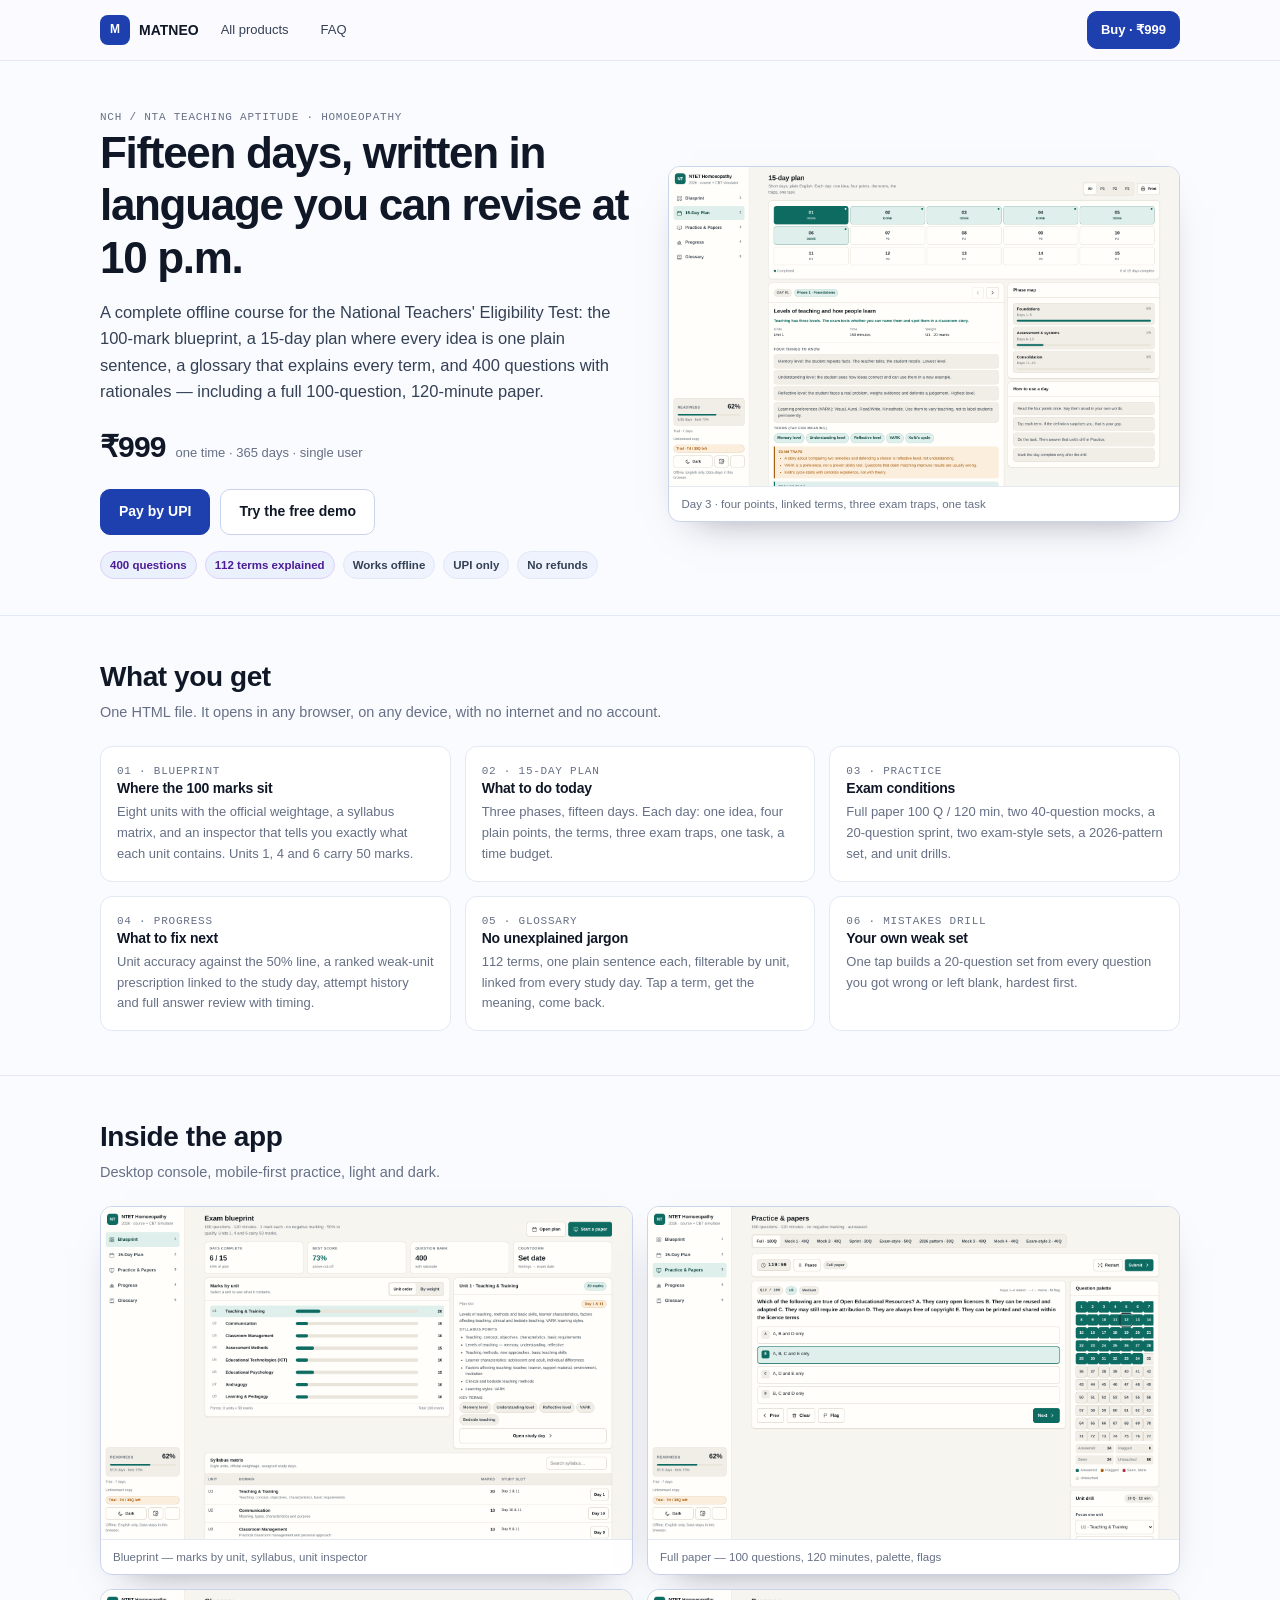
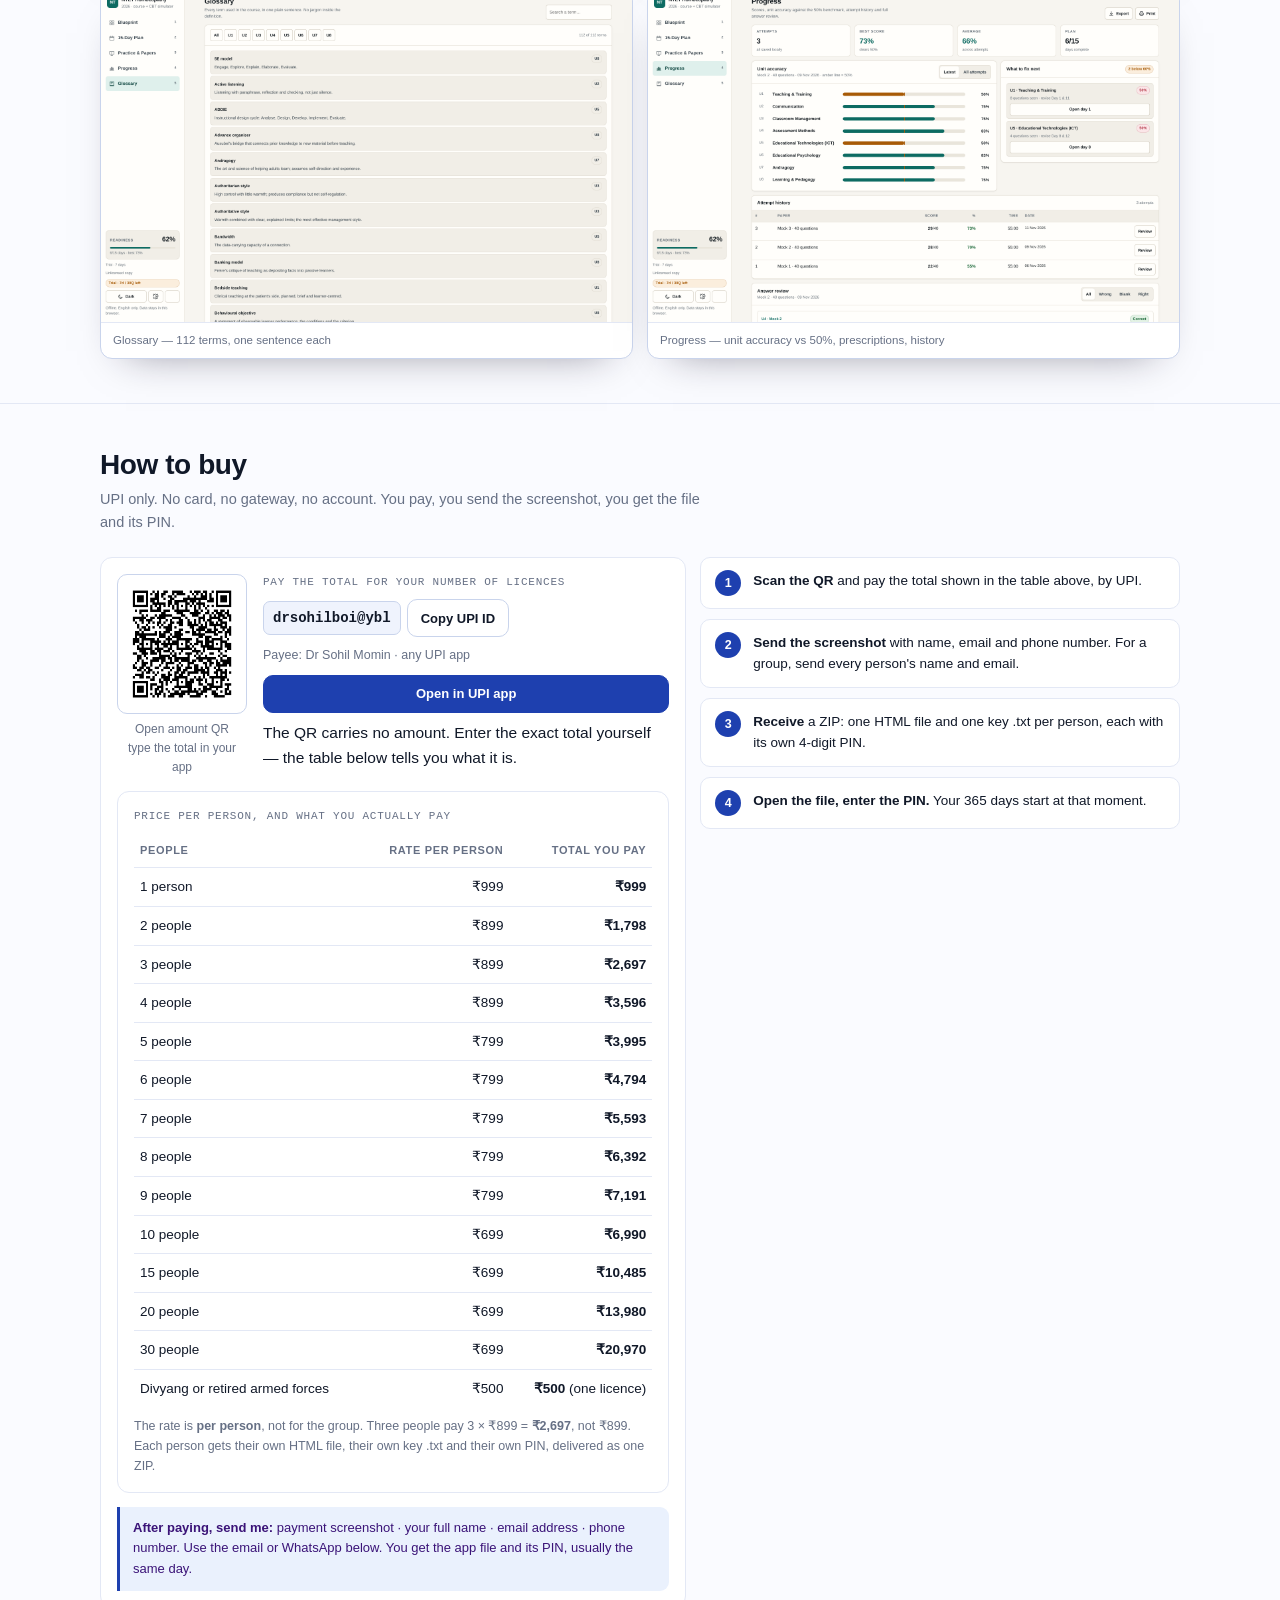
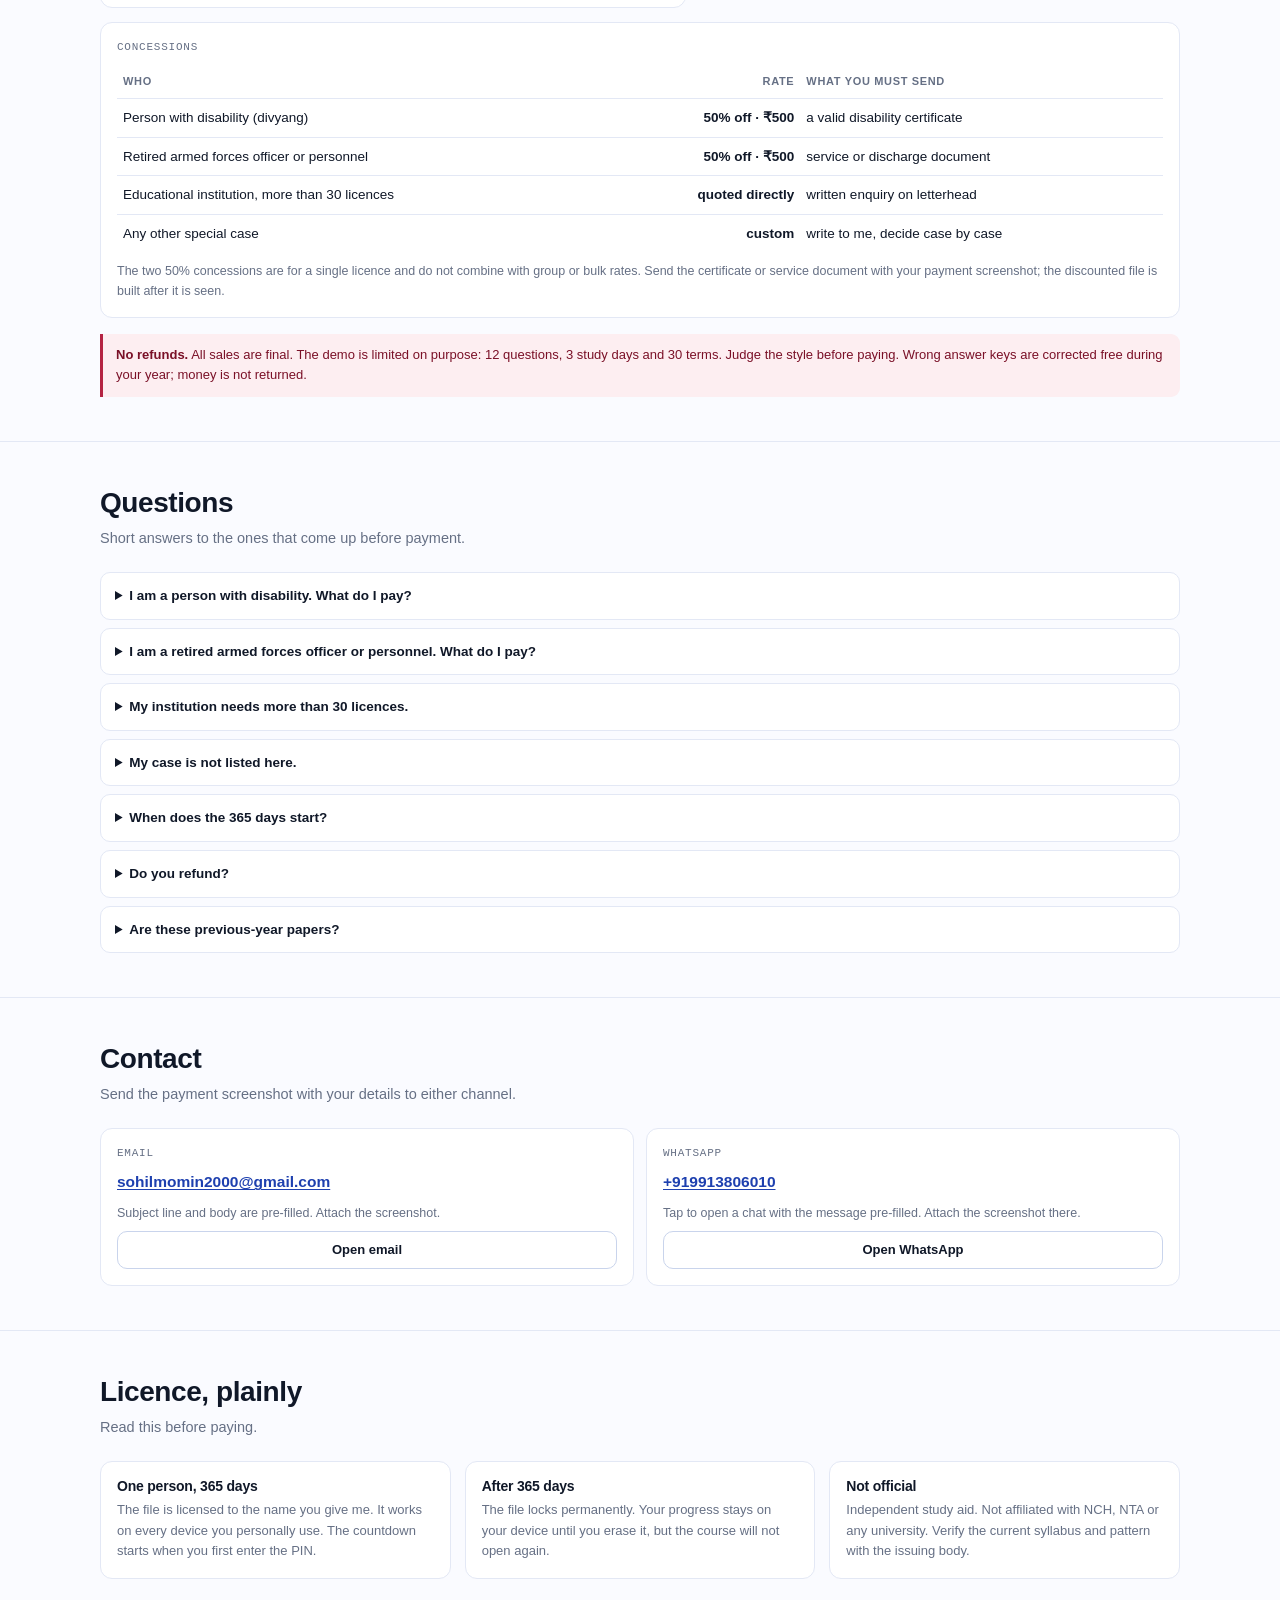
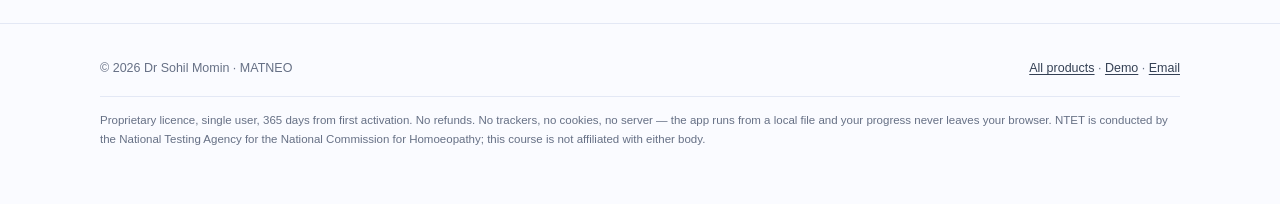
<file: docs/ntet/index.html>
<!doctype html>
<html lang="en">
<head>
<meta charset="utf-8">
<meta name="viewport" content="width=device-width, initial-scale=1">
<title>NTET 2026 Homoeopathy — 15-Day Course &amp; CBT Simulator | MATNEO</title>
<meta name="description" content="Offline course for the NCH/NTA NTET (Homoeopathy) teaching aptitude test: 15-day plan in plain English, 400 questions with rationales, full 100-question paper, 112-term glossary. ₹999 one time, 365 days.">

<link rel="canonical" href="https://drsamonline.github.io/Matneo/ntet/">
<meta property="og:type" content="product">
<meta property="og:title" content="NTET 2026 Homoeopathy — 15-Day Course & CBT Simulator">
<meta property="og:description" content="400 questions with rationales, a 15-day plan in plain English, a 112-term glossary and a real 100-question paper. Offline. ₹999, 365 days.">
<meta property="og:image" content="https://drsamonline.github.io/Matneo/ntet/promo/square.png">
<meta name="theme-color" content="#1e40af">
<link rel="icon" href="../assets/favicon.svg" type="image/svg+xml">
<link rel="icon" href="../favcon.ico" sizes="any">
<link rel="apple-touch-icon" href="../assets/apple-touch-icon.png">

<style>
  :root{
    /* the course carries its own identity inside the estate: academic blue, not
       the shop's indigo and not the store's teal, so a reader who lands here from
       a shared link can tell at a glance this is a course page */
    --bg:#fafbff; --surface:#fff; --surface2:#eff3fd; --ink:#101828; --ink2:#344054;
    --muted:#667085; --line:#e3e8f5; --line2:#c9d4ec; --accent:#1e40af; --accent2:#1d4ed8;
    --soft:#eaf1fd; --amber:#a15c07; --rose:#b42342; --ok:#166534;
    --mono:ui-monospace,SFMono-Regular,Menlo,Consolas,monospace;
  }
  *{box-sizing:border-box} html{scroll-behavior:smooth}
  body{margin:0;background:var(--bg);color:var(--ink);font:15.5px/1.6 -apple-system,BlinkMacSystemFont,"Segoe UI",Roboto,"Helvetica Neue",Arial,sans-serif;-webkit-font-smoothing:antialiased}
  h1,h2,h3{margin:0;font-weight:700;letter-spacing:-.015em;line-height:1.2} p{margin:0}
  a{color:var(--accent);text-decoration-thickness:1px;text-underline-offset:2px}
  img{max-width:100%;display:block}
  .wrap{max-width:1120px;margin:0 auto;padding:0 20px}
  .btn{display:inline-flex;align-items:center;justify-content:center;gap:8px;min-height:46px;padding:0 18px;border-radius:10px;border:1px solid var(--line2);background:var(--surface);color:var(--ink);font-size:14px;font-weight:600;text-decoration:none;cursor:pointer}
  .btn:hover{background:var(--surface2)}
  .btn-primary{background:var(--accent);border-color:var(--accent);color:#fff}
  .btn-primary:hover{background:var(--accent2)}
  .btn-sm{min-height:38px;font-size:13px;padding:0 13px}
  .chip{display:inline-flex;align-items:center;gap:6px;padding:4px 9px;border-radius:999px;font-size:11.5px;font-weight:650;background:var(--soft);color:#4c1d95;border:1px solid #ddd0fa}
  .chip.gray{background:var(--surface2);color:var(--ink2);border-color:var(--line)}
  .k{font-family:var(--mono);font-size:11px;color:var(--muted);text-transform:uppercase;letter-spacing:.07em}
  .mono{font-family:var(--mono)}
  header{position:sticky;top:0;z-index:20;background:rgba(251,250,255,.94);backdrop-filter:blur(10px);border-bottom:1px solid var(--line)}
  .nav{display:flex;align-items:center;gap:12px;min-height:60px}
  .brand{display:flex;align-items:center;gap:9px;text-decoration:none;color:var(--ink);font-weight:700;font-size:14px}
  .mark{width:30px;height:30px;border-radius:8px;background:var(--accent);color:#fff;display:grid;place-items:center;font-size:12px;font-weight:700}
  .nav a.back{font-size:13px;color:var(--ink2);text-decoration:none;padding:8px 10px;border-radius:6px}
  .nav a.back:hover{background:var(--surface2)}
  .nav .cta{margin-left:auto}
  .hero{padding:48px 0 36px;border-bottom:1px solid var(--line)}
  .hero-grid{display:grid;grid-template-columns:1.02fr .98fr;gap:36px;align-items:center}
  @media (max-width:940px){.hero-grid{grid-template-columns:1fr;gap:24px}}
  h1{font-size:clamp(28px,4.2vw,44px);letter-spacing:-.03em}
  .lede{font-size:16.5px;color:var(--ink2);margin-top:14px;max-width:58ch}
  .price{display:flex;align-items:baseline;gap:10px;margin-top:18px}
  .price b{font-size:30px;letter-spacing:-.03em}
  .price span{font-size:13px;color:var(--muted)}
  .hero-actions{display:flex;flex-wrap:wrap;gap:10px;margin-top:18px}
  .hero-meta{display:flex;flex-wrap:wrap;gap:8px;margin-top:16px}
  .shot{border:1px solid var(--line2);border-radius:12px;overflow:hidden;box-shadow:0 18px 40px -26px rgba(23,18,39,.5);background:var(--surface)}
  .shot img{width:100%}
  .cap{font-size:11.5px;color:var(--muted);padding:8px 12px;border-top:1px solid var(--line)}
  section{padding:44px 0;border-bottom:1px solid var(--line)}
  .head{max-width:70ch;margin-bottom:22px}
  .head h2{font-size:clamp(21px,2.5vw,28px)}
  .head p{color:var(--muted);margin-top:7px;font-size:14.5px}
  .grid{display:grid;gap:14px}
  .g3{grid-template-columns:repeat(3,minmax(0,1fr))}
  .g2{grid-template-columns:1.1fr .9fr}
  @media (max-width:940px){.g3{grid-template-columns:1fr 1fr}.g2{grid-template-columns:1fr}}
  @media (max-width:620px){.g3{grid-template-columns:1fr}}
  .card{border:1px solid var(--line);border-radius:12px;background:var(--surface);padding:16px}
  .card h3{font-size:14px;margin-bottom:5px}
  .card p{font-size:13px;color:var(--muted)}
  .steps{counter-reset:s;display:flex;flex-direction:column;gap:10px}
  .step{display:flex;gap:12px;align-items:flex-start;background:var(--surface);border:1px solid var(--line);border-radius:10px;padding:12px 14px}
  .step::before{counter-increment:s;content:counter(s);flex:none;width:26px;height:26px;border-radius:50%;background:var(--accent);color:#fff;font-size:12.5px;font-weight:700;display:grid;place-items:center}
  .step div{font-size:13.5px}
  .pay{display:grid;grid-template-columns:130px 1fr;gap:16px;align-items:start}
  @media (max-width:520px){.pay{grid-template-columns:1fr;justify-items:center;text-align:center}}
  .pay img{width:130px;height:130px;border:1px solid var(--line2);border-radius:10px;background:#fff;padding:5px}
  .upi{display:flex;gap:6px;align-items:center;margin-top:5px;flex-wrap:wrap}
  .amt-chips{display:flex;flex-wrap:wrap;gap:6px;margin-top:6px}
  .amt-chips button{font:inherit;font-size:11.5px;font-weight:600;padding:6px 10px;border-radius:999px;border:1px solid var(--line2);background:var(--surface);color:var(--ink2);cursor:pointer}
  .amt-chips button[aria-pressed="true"]{background:var(--accent);border-color:var(--accent);color:#fff}
  .count-row{display:flex;align-items:center;gap:8px;margin-top:10px;font-size:12.5px}
  .count-row button{width:30px;height:30px;border-radius:8px;border:1px solid var(--line2);background:var(--surface);font-size:16px;line-height:1;cursor:pointer;color:var(--ink)}
  .count-row #cntValue{min-width:26px;text-align:center;font-weight:700}
  .upi code{font-family:var(--mono);font-size:14px;font-weight:700;background:var(--surface2);border:1px solid var(--line2);border-radius:7px;padding:5px 9px}
  .note{border-left:3px solid var(--accent);background:var(--soft);padding:11px 13px;border-radius:0 9px 9px 0;font-size:13px;color:#3b1478}
  .note.warn{border-left-color:var(--rose);background:#fdeef1;color:#7a1027}
  .gallery{display:grid;grid-template-columns:1fr 1fr;gap:14px}
  @media (max-width:760px){.gallery{grid-template-columns:1fr}}
  .contact{display:grid;grid-template-columns:1fr 1fr;gap:12px}
  @media (max-width:620px){.contact{grid-template-columns:1fr}}
  .contact .card{display:flex;flex-direction:column;gap:8px}
  footer{padding:34px 0 56px;font-size:12.5px;color:var(--muted)}
  footer a{color:var(--ink2)}
  .fine{margin-top:18px;padding-top:14px;border-top:1px solid var(--line);font-size:11.5px;line-height:1.6}
  .row{display:flex;gap:8px;flex-wrap:wrap}
  details{border:1px solid var(--line);border-radius:10px;background:var(--surface);padding:12px 14px}
  summary{cursor:pointer;font-weight:650;font-size:13.5px}
  details p{font-size:13px;color:var(--ink2);margin-top:8px}
</style>
</head>
<body>

<header>
  <div class="wrap nav">
    <a class="brand" href="../index.html"><span class="mark">M</span> MATNEO</a>
    <a class="back" href="../index.html">All products</a>
    <a class="back" href="../index.html#faq">FAQ</a>
    <a class="btn btn-primary btn-sm cta" href="#buy">Buy · ₹999</a>
  </div>
</header>

<div class="hero">
  <div class="wrap hero-grid">
    <div>
      <div class="k">NCH / NTA teaching aptitude · Homoeopathy</div>
      <h1>Fifteen days, written in language you can revise at 10 p.m.</h1>
      <p class="lede">A complete offline course for the National Teachers' Eligibility Test: the 100-mark blueprint, a 15-day plan where every idea is one plain sentence, a glossary that explains every term, and 400 questions with rationales — including a full 100-question, 120-minute paper.</p>
      <div class="price"><b>₹999</b><span>one time · 365 days · single user</span></div>
      <div class="hero-actions">
        <a class="btn btn-primary" href="#buy">Pay by UPI</a>
        <a class="btn" href="demo.html">Try the free demo</a>
      </div>
      <div class="hero-meta">
        <span class="chip">400 questions</span>
        <span class="chip">112 terms explained</span>
        <span class="chip gray">Works offline</span>
        <span class="chip gray">UPI only</span>
        <span class="chip gray">No refunds</span>
      </div>
    </div>
    <div class="shot">
      <img src="assets/plan.png" alt="15-day plan screen: four plain-English points, linked terms, exam traps, one task">
      <div class="cap">Day 3 · four points, linked terms, three exam traps, one task</div>
    </div>
  </div>
</div>

<section>
  <div class="wrap">
    <div class="head"><h2>What you get</h2><p>One HTML file. It opens in any browser, on any device, with no internet and no account.</p></div>
    <div class="grid g3">
      <div class="card"><div class="k">01 · Blueprint</div><h3>Where the 100 marks sit</h3><p>Eight units with the official weightage, a syllabus matrix, and an inspector that tells you exactly what each unit contains. Units 1, 4 and 6 carry 50 marks.</p></div>
      <div class="card"><div class="k">02 · 15-day plan</div><h3>What to do today</h3><p>Three phases, fifteen days. Each day: one idea, four plain points, the terms, three exam traps, one task, a time budget.</p></div>
      <div class="card"><div class="k">03 · Practice</div><h3>Exam conditions</h3><p>Full paper 100 Q / 120 min, two 40-question mocks, a 20-question sprint, two exam-style sets, a 2026-pattern set, and unit drills.</p></div>
      <div class="card"><div class="k">04 · Progress</div><h3>What to fix next</h3><p>Unit accuracy against the 50% line, a ranked weak-unit prescription linked to the study day, attempt history and full answer review with timing.</p></div>
      <div class="card"><div class="k">05 · Glossary</div><h3>No unexplained jargon</h3><p>112 terms, one plain sentence each, filterable by unit, linked from every study day. Tap a term, get the meaning, come back.</p></div>
      <div class="card"><div class="k">06 · Mistakes drill</div><h3>Your own weak set</h3><p>One tap builds a 20-question set from every question you got wrong or left blank, hardest first.</p></div>
    </div>
  </div>
</section>

<section>
  <div class="wrap">
    <div class="head"><h2>Inside the app</h2><p>Desktop console, mobile-first practice, light and dark.</p></div>
    <div class="gallery">
      <div class="shot"><img src="assets/blueprint.png" alt="Blueprint screen"><div class="cap">Blueprint — marks by unit, syllabus, unit inspector</div></div>
      <div class="shot"><img src="assets/practice.png" alt="Full paper screen"><div class="cap">Full paper — 100 questions, 120 minutes, palette, flags</div></div>
      <div class="shot"><img src="assets/glossary.png" alt="Glossary screen"><div class="cap">Glossary — 112 terms, one sentence each</div></div>
      <div class="shot"><img src="assets/progress.png" alt="Progress screen"><div class="cap">Progress — unit accuracy vs 50%, prescriptions, history</div></div>
    </div>
  </div>
</section>

<section id="buy">
  <div class="wrap">
    <div class="head"><h2>How to buy</h2><p>UPI only. No card, no gateway, no account. You pay, you send the screenshot, you get the file and its PIN.</p></div>
    <div class="grid g2">
      <div class="card">
        <div class="pay">
          <div>
            <img id="qrImg" src="assets/qr-open.png" alt="UPI QR code for Dr Sohil Momin" style="width:140px;height:140px;border:1px solid var(--line2);border-radius:10px;background:#fff;padding:6px" />
            <div style="font-size:12px;color:var(--muted);text-align:center;margin-top:6px">Open amount QR<br>type the total in your app</div>
          </div>
          <div style="min-width:0">
            <div class="k">Pay the total for your number of licences</div>
            <div class="upi" style="margin-top:8px"><code id="upiId">drsohilboi@ybl</code>
              <button class="btn btn-sm" id="copyUpi" type="button">Copy UPI ID</button></div>
            <div style="font-size:12.5px;color:var(--muted);margin-top:8px">Payee: Dr Sohil Momin · any UPI app</div>
            <a class="btn btn-primary btn-sm" id="upiLink" href="upi://pay?pa=drsohilboi@ybl&pn=Dr%20Sohil%20Momin&cu=INR&tn=NTET%20Course%20licence" style="margin-top:10px;width:100%">Open in UPI app</a>
            <div class="xs muted" style="margin-top:8px">The QR carries no amount. Enter the exact total yourself — the table below tells you what it is.</div>
          </div>
        </div>

        <div class="card" style="margin-top:14px">
          <div class="k">Price per person, and what you actually pay</div>
          <table style="width:100%;border-collapse:collapse;margin-top:8px;font-size:13.5px">
            <thead>
              <tr>
                <th style="text-align:left;padding:8px 6px;border-bottom:1px solid var(--line);font-size:11px;letter-spacing:.06em;text-transform:uppercase;color:var(--muted)">People</th>
                <th style="text-align:right;padding:8px 6px;border-bottom:1px solid var(--line);font-size:11px;letter-spacing:.06em;text-transform:uppercase;color:var(--muted)">Rate per person</th>
                <th style="text-align:right;padding:8px 6px;border-bottom:1px solid var(--line);font-size:11px;letter-spacing:.06em;text-transform:uppercase;color:var(--muted)">Total you pay</th>
              </tr>
            </thead>
            <tbody>
              <tr><td style="padding:8px 6px;border-bottom:1px solid var(--line)">1 person</td><td style="padding:8px 6px;border-bottom:1px solid var(--line);text-align:right">₹999</td><td style="padding:8px 6px;border-bottom:1px solid var(--line);text-align:right"><strong>₹999</strong></td></tr>
              <tr><td style="padding:8px 6px;border-bottom:1px solid var(--line)">2 people</td><td style="padding:8px 6px;border-bottom:1px solid var(--line);text-align:right">₹899</td><td style="padding:8px 6px;border-bottom:1px solid var(--line);text-align:right"><strong>₹1,798</strong></td></tr>
              <tr><td style="padding:8px 6px;border-bottom:1px solid var(--line)">3 people</td><td style="padding:8px 6px;border-bottom:1px solid var(--line);text-align:right">₹899</td><td style="padding:8px 6px;border-bottom:1px solid var(--line);text-align:right"><strong>₹2,697</strong></td></tr>
              <tr><td style="padding:8px 6px;border-bottom:1px solid var(--line)">4 people</td><td style="padding:8px 6px;border-bottom:1px solid var(--line);text-align:right">₹899</td><td style="padding:8px 6px;border-bottom:1px solid var(--line);text-align:right"><strong>₹3,596</strong></td></tr>
              <tr><td style="padding:8px 6px;border-bottom:1px solid var(--line)">5 people</td><td style="padding:8px 6px;border-bottom:1px solid var(--line);text-align:right">₹799</td><td style="padding:8px 6px;border-bottom:1px solid var(--line);text-align:right"><strong>₹3,995</strong></td></tr>
              <tr><td style="padding:8px 6px;border-bottom:1px solid var(--line)">6 people</td><td style="padding:8px 6px;border-bottom:1px solid var(--line);text-align:right">₹799</td><td style="padding:8px 6px;border-bottom:1px solid var(--line);text-align:right"><strong>₹4,794</strong></td></tr>
              <tr><td style="padding:8px 6px;border-bottom:1px solid var(--line)">7 people</td><td style="padding:8px 6px;border-bottom:1px solid var(--line);text-align:right">₹799</td><td style="padding:8px 6px;border-bottom:1px solid var(--line);text-align:right"><strong>₹5,593</strong></td></tr>
              <tr><td style="padding:8px 6px;border-bottom:1px solid var(--line)">8 people</td><td style="padding:8px 6px;border-bottom:1px solid var(--line);text-align:right">₹799</td><td style="padding:8px 6px;border-bottom:1px solid var(--line);text-align:right"><strong>₹6,392</strong></td></tr>
              <tr><td style="padding:8px 6px;border-bottom:1px solid var(--line)">9 people</td><td style="padding:8px 6px;border-bottom:1px solid var(--line);text-align:right">₹799</td><td style="padding:8px 6px;border-bottom:1px solid var(--line);text-align:right"><strong>₹7,191</strong></td></tr>
              <tr><td style="padding:8px 6px;border-bottom:1px solid var(--line)">10 people</td><td style="padding:8px 6px;border-bottom:1px solid var(--line);text-align:right">₹699</td><td style="padding:8px 6px;border-bottom:1px solid var(--line);text-align:right"><strong>₹6,990</strong></td></tr>
              <tr><td style="padding:8px 6px;border-bottom:1px solid var(--line)">15 people</td><td style="padding:8px 6px;border-bottom:1px solid var(--line);text-align:right">₹699</td><td style="padding:8px 6px;border-bottom:1px solid var(--line);text-align:right"><strong>₹10,485</strong></td></tr>
              <tr><td style="padding:8px 6px;border-bottom:1px solid var(--line)">20 people</td><td style="padding:8px 6px;border-bottom:1px solid var(--line);text-align:right">₹699</td><td style="padding:8px 6px;border-bottom:1px solid var(--line);text-align:right"><strong>₹13,980</strong></td></tr>
              <tr><td style="padding:8px 6px;border-bottom:1px solid var(--line)">30 people</td><td style="padding:8px 6px;border-bottom:1px solid var(--line);text-align:right">₹699</td><td style="padding:8px 6px;border-bottom:1px solid var(--line);text-align:right"><strong>₹20,970</strong></td></tr>
              <tr><td style="padding:8px 6px">Divyang or retired armed forces</td><td style="padding:8px 6px;text-align:right">₹500</td><td style="padding:8px 6px;text-align:right"><strong>₹500</strong> (one licence)</td></tr>
            </tbody>
          </table>
          <div style="font-size:12.5px;color:var(--muted);margin-top:8px">
            The rate is <strong>per person</strong>, not for the group. Three people pay 3 × ₹899 = <strong>₹2,697</strong>, not ₹899.
            Each person gets their own HTML file, their own key .txt and their own PIN, delivered as one ZIP.
          </div>
        </div>
        <div class="note" style="margin-top:14px">
          <strong>After paying, send me:</strong> payment screenshot · your full name · email address · phone number.
          Use the email or WhatsApp below. You get the app file and its PIN, usually the same day.
        </div>
      </div>
      <div class="steps">
        <div class="step"><div><strong>Scan the QR</strong> and pay the total shown in the table above, by UPI.</div></div>
        <div class="step"><div><strong>Send the screenshot</strong> with name, email and phone number. For a group, send every person's name and email.</div></div>
        <div class="step"><div><strong>Receive</strong> a ZIP: one HTML file and one key .txt per person, each with its own 4-digit PIN.</div></div>
        <div class="step"><div><strong>Open the file, enter the PIN.</strong> Your 365 days start at that moment.</div></div>
      </div>
    </div>

    <div class="card" style="margin-top:14px">
      <div class="k">Concessions</div>
      <table style="width:100%;border-collapse:collapse;margin-top:8px;font-size:13.5px">
        <thead>
          <tr>
            <th style="text-align:left;padding:8px 6px;border-bottom:1px solid var(--line);font-size:11px;letter-spacing:.06em;text-transform:uppercase;color:var(--muted)">Who</th>
            <th style="text-align:right;padding:8px 6px;border-bottom:1px solid var(--line);font-size:11px;letter-spacing:.06em;text-transform:uppercase;color:var(--muted)">Rate</th>
            <th style="text-align:left;padding:8px 6px;border-bottom:1px solid var(--line);font-size:11px;letter-spacing:.06em;text-transform:uppercase;color:var(--muted)">What you must send</th>
          </tr>
        </thead>
        <tbody>
          <tr><td style="padding:8px 6px;border-bottom:1px solid var(--line)">Person with disability (divyang)</td><td style="padding:8px 6px;border-bottom:1px solid var(--line);text-align:right"><strong>50% off · ₹500</strong></td><td style="padding:8px 6px;border-bottom:1px solid var(--line)">a valid disability certificate</td></tr>
          <tr><td style="padding:8px 6px;border-bottom:1px solid var(--line)">Retired armed forces officer or personnel</td><td style="padding:8px 6px;border-bottom:1px solid var(--line);text-align:right"><strong>50% off · ₹500</strong></td><td style="padding:8px 6px;border-bottom:1px solid var(--line)">service or discharge document</td></tr>
          <tr><td style="padding:8px 6px;border-bottom:1px solid var(--line)">Educational institution, more than 30 licences</td><td style="padding:8px 6px;border-bottom:1px solid var(--line);text-align:right"><strong>quoted directly</strong></td><td style="padding:8px 6px;border-bottom:1px solid var(--line)">written enquiry on letterhead</td></tr>
          <tr><td style="padding:8px 6px">Any other special case</td><td style="padding:8px 6px;text-align:right"><strong>custom</strong></td><td style="padding:8px 6px">write to me, decide case by case</td></tr>
        </tbody>
      </table>
      <div style="font-size:12.5px;color:var(--muted);margin-top:8px">
        The two 50% concessions are for a single licence and do not combine with group or bulk rates.
        Send the certificate or service document with your payment screenshot; the discounted file is built after it is seen.
      </div>
    </div>
    <div class="note warn" style="margin-top:16px"><strong>No refunds.</strong> All sales are final. The demo is limited on purpose: 12 questions, 3 study days and 30 terms. Judge the style before paying. Wrong answer keys are corrected free during your year; money is not returned.</div>
  </div>
</section>

<section>
  <div class="wrap">
    <div class="head"><h2>Questions</h2><p>Short answers to the ones that come up before payment.</p></div>
    <div style="display:flex;flex-direction:column;gap:8px">
      <details><summary>I am a person with disability. What do I pay?</summary><p>₹500, which is 50% off, on production of a valid disability certificate. Send the certificate with your payment screenshot. One licence; it does not combine with group or bulk rates.</p></details>
      <details><summary>I am a retired armed forces officer or personnel. What do I pay?</summary><p>₹500, 50% off, on production of a service or discharge document. Same rule: one licence, no group or bulk rate on top.</p></details>
      <details><summary>My institution needs more than 30 licences.</summary><p>Write to sohilmomin2000@gmail.com or WhatsApp +91 99138 06010 with the number of seats and the institution name. Above 30 seats is quoted directly.</p></details>
      <details><summary>My case is not listed here.</summary><p>Write to me with the details. Special cases are decided individually.</p></details>
      <details><summary>When does the 365 days start?</summary><p>When you enter your PIN for the first time, not when you pay. The countdown is stored on your device and survives restarts.</p></details>
      <details><summary>Do you refund?</summary><p>No. All sales are final. Use the free demo first: 12 questions, 3 study days and 30 terms.</p></details>
      <details><summary>Are these previous-year papers?</summary><p>No. Past papers are not openly licensed for redistribution and recalled questions cannot be verified. The full paper here is original, built to the same section weightage.</p></details>
    </div>
  </div>
</section>

<section>
  <div class="wrap">
    <div class="head"><h2>Contact</h2><p>Send the payment screenshot with your details to either channel.</p></div>
    <div class="contact">
      <div class="card">
        <div class="k">Email</div>
        <a href="mailto:sohilmomin2000@gmail.com?subject=NTET%20course%20payment%20screenshot&body=Name%3A%0AEmail%3A%0APhone%3A%0AUTR%20%2F%20reference%3A%0A%0A(attach%20the%20payment%20screenshot)"><strong>sohilmomin2000@gmail.com</strong></a>
        <div style="font-size:12.5px;color:var(--muted)">Subject line and body are pre-filled. Attach the screenshot.</div>
        <a class="btn btn-sm" href="mailto:sohilmomin2000@gmail.com?subject=NTET%20course%20payment%20screenshot&body=Name%3A%0AEmail%3A%0APhone%3A%0AUTR%20%2F%20reference%3A%0A%0A(attach%20the%20payment%20screenshot)">Open email</a>
      </div>
      <div class="card">
        <div class="k">WhatsApp</div>
        <a id="waLink" href="#"><strong id="waNumber">Add your WhatsApp number</strong></a>
        <div style="font-size:12.5px;color:var(--muted)">Tap to open a chat with the message pre-filled. Attach the screenshot there.</div>
        <a class="btn btn-sm" id="waBtn" href="#">Open WhatsApp</a>
      </div>
    </div>
  </div>
</section>

<section>
  <div class="wrap">
    <div class="head"><h2>Licence, plainly</h2><p>Read this before paying.</p></div>
    <div class="grid g3">
      <div class="card"><h3>One person, 365 days</h3><p>The file is licensed to the name you give me. It works on every device you personally use. The countdown starts when you first enter the PIN.</p></div>
      <div class="card"><h3>After 365 days</h3><p>The file locks permanently. Your progress stays on your device until you erase it, but the course will not open again.</p></div>
      <div class="card"><h3>Not official</h3><p>Independent study aid. Not affiliated with NCH, NTA or any university. Verify the current syllabus and pattern with the issuing body.</p></div>
    </div>
  </div>
</section>

<footer>
  <div class="wrap">
    <div class="row" style="justify-content:space-between;align-items:center">
      <div>© 2026 Dr Sohil Momin · MATNEO</div>
      <div><a href="../index.html">All products</a> · <a href="demo.html">Demo</a> · <a href="mailto:sohilmomin2000@gmail.com">Email</a></div>
    </div>
    <div class="fine">
      Proprietary licence, single user, 365 days from first activation. No refunds. No trackers, no cookies, no server — the app runs from a local file and your progress never leaves your browser.
      NTET is conducted by the National Testing Agency for the National Commission for Homoeopathy; this course is not affiliated with either body.
    </div>
  </div>
</footer>

<script>
  const PRICE = "999";
  const UPI = "drsohilboi@ybl";
  const WHATSAPP = "919913806010";   /* Dr Sohil Momin — WhatsApp */
  const MAIL = "sohilmomin2000@gmail.com";

  const msg = encodeURIComponent(
    "NTET course payment\nName:\nEmail:\nPhone:\nUTR / reference:\n\nScreenshot attached."
  );

  document.getElementById("copyUpi").onclick = async () => {
    const b = document.getElementById("copyUpi");
    try { await navigator.clipboard.writeText(UPI); b.textContent = "Copied"; }
    catch { b.textContent = "Select and copy"; }
    setTimeout(() => (b.textContent = "Copy"), 1800);
  };

  if (WHATSAPP) {
    const url = "https://wa.me/" + WHATSAPP + "?text=" + msg;
    document.getElementById("waLink").href = url;
    document.getElementById("waBtn").href = url;
    document.getElementById("waNumber").textContent = "+" + WHATSAPP;
  } else {
    document.getElementById("waNumber").textContent = "Email is fastest — WhatsApp number on request";
    document.getElementById("waBtn").href = "mailto:" + MAIL + "?subject=NTET%20course%20payment%20screenshot&body=" + msg;
    document.getElementById("waBtn").textContent = "Email instead";
    document.getElementById("waLink").href = "mailto:" + MAIL;
  }
</script>
</body>
</html>
</file>
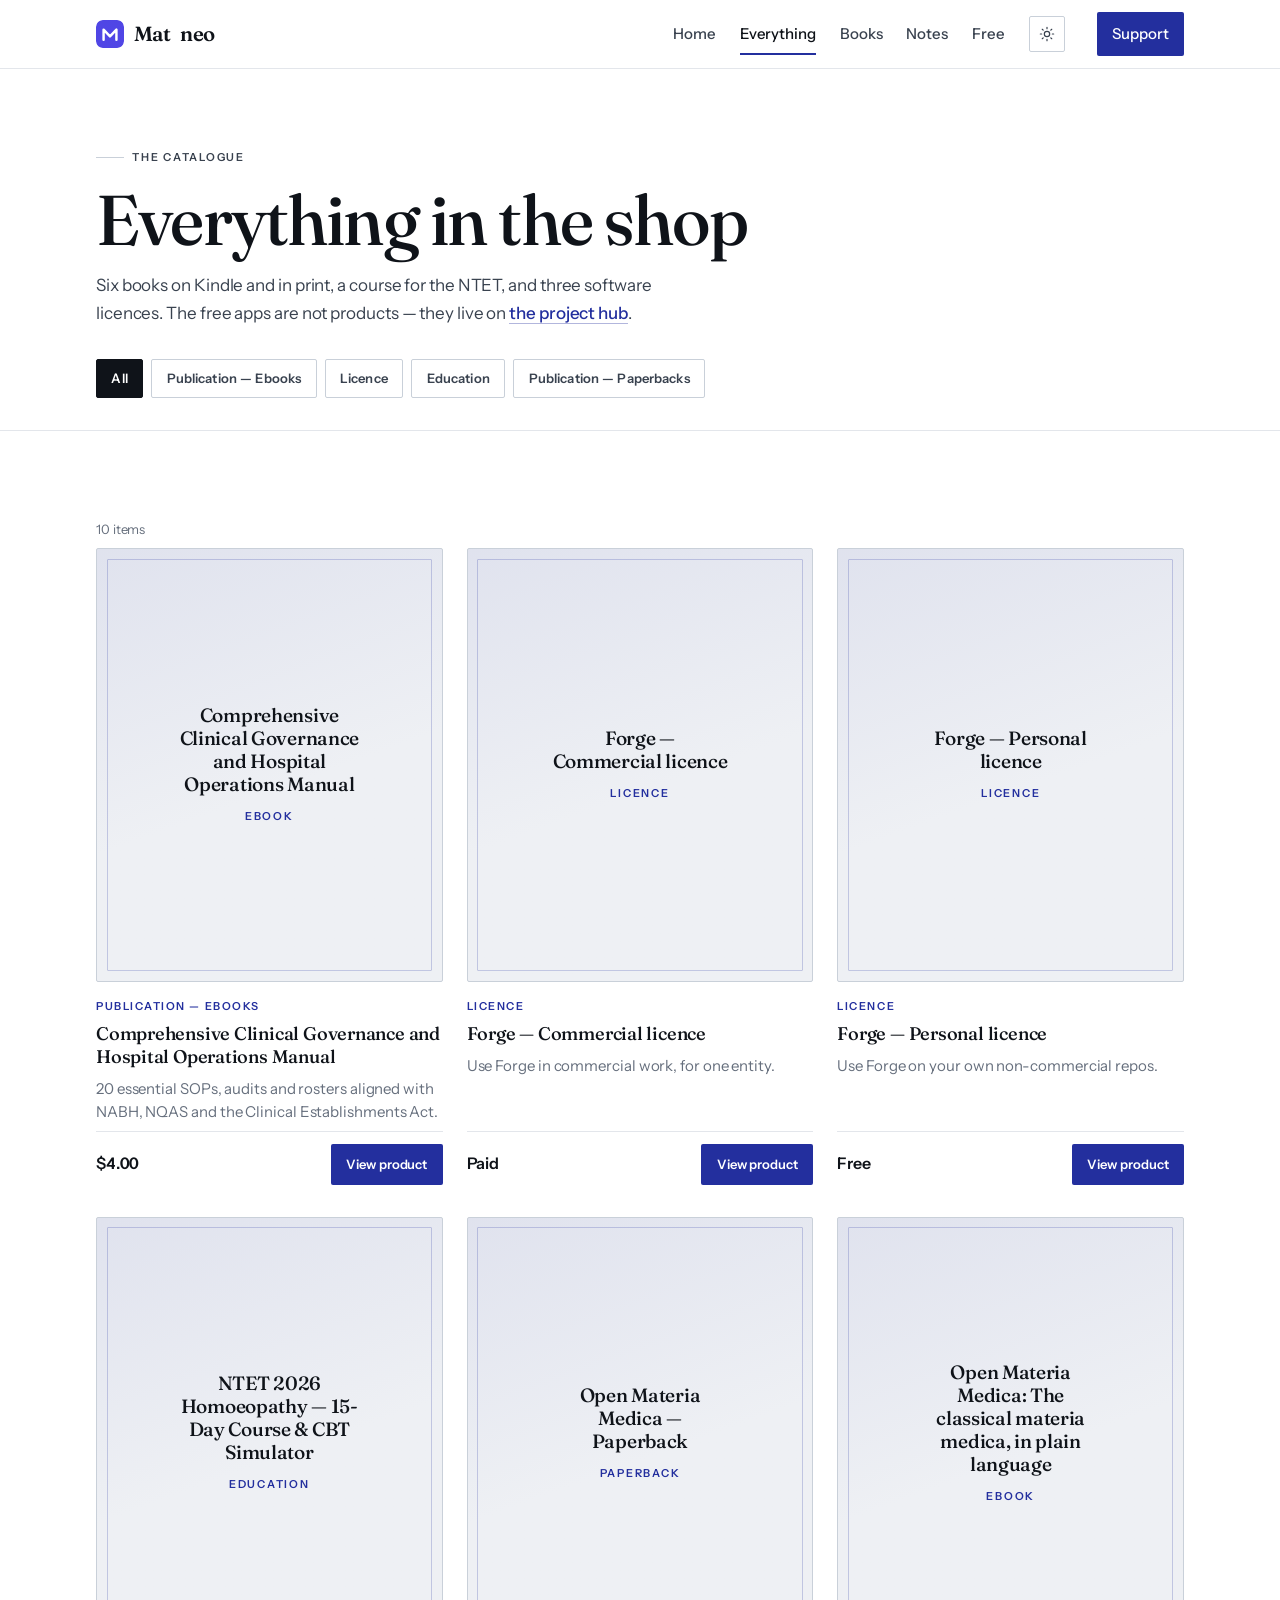
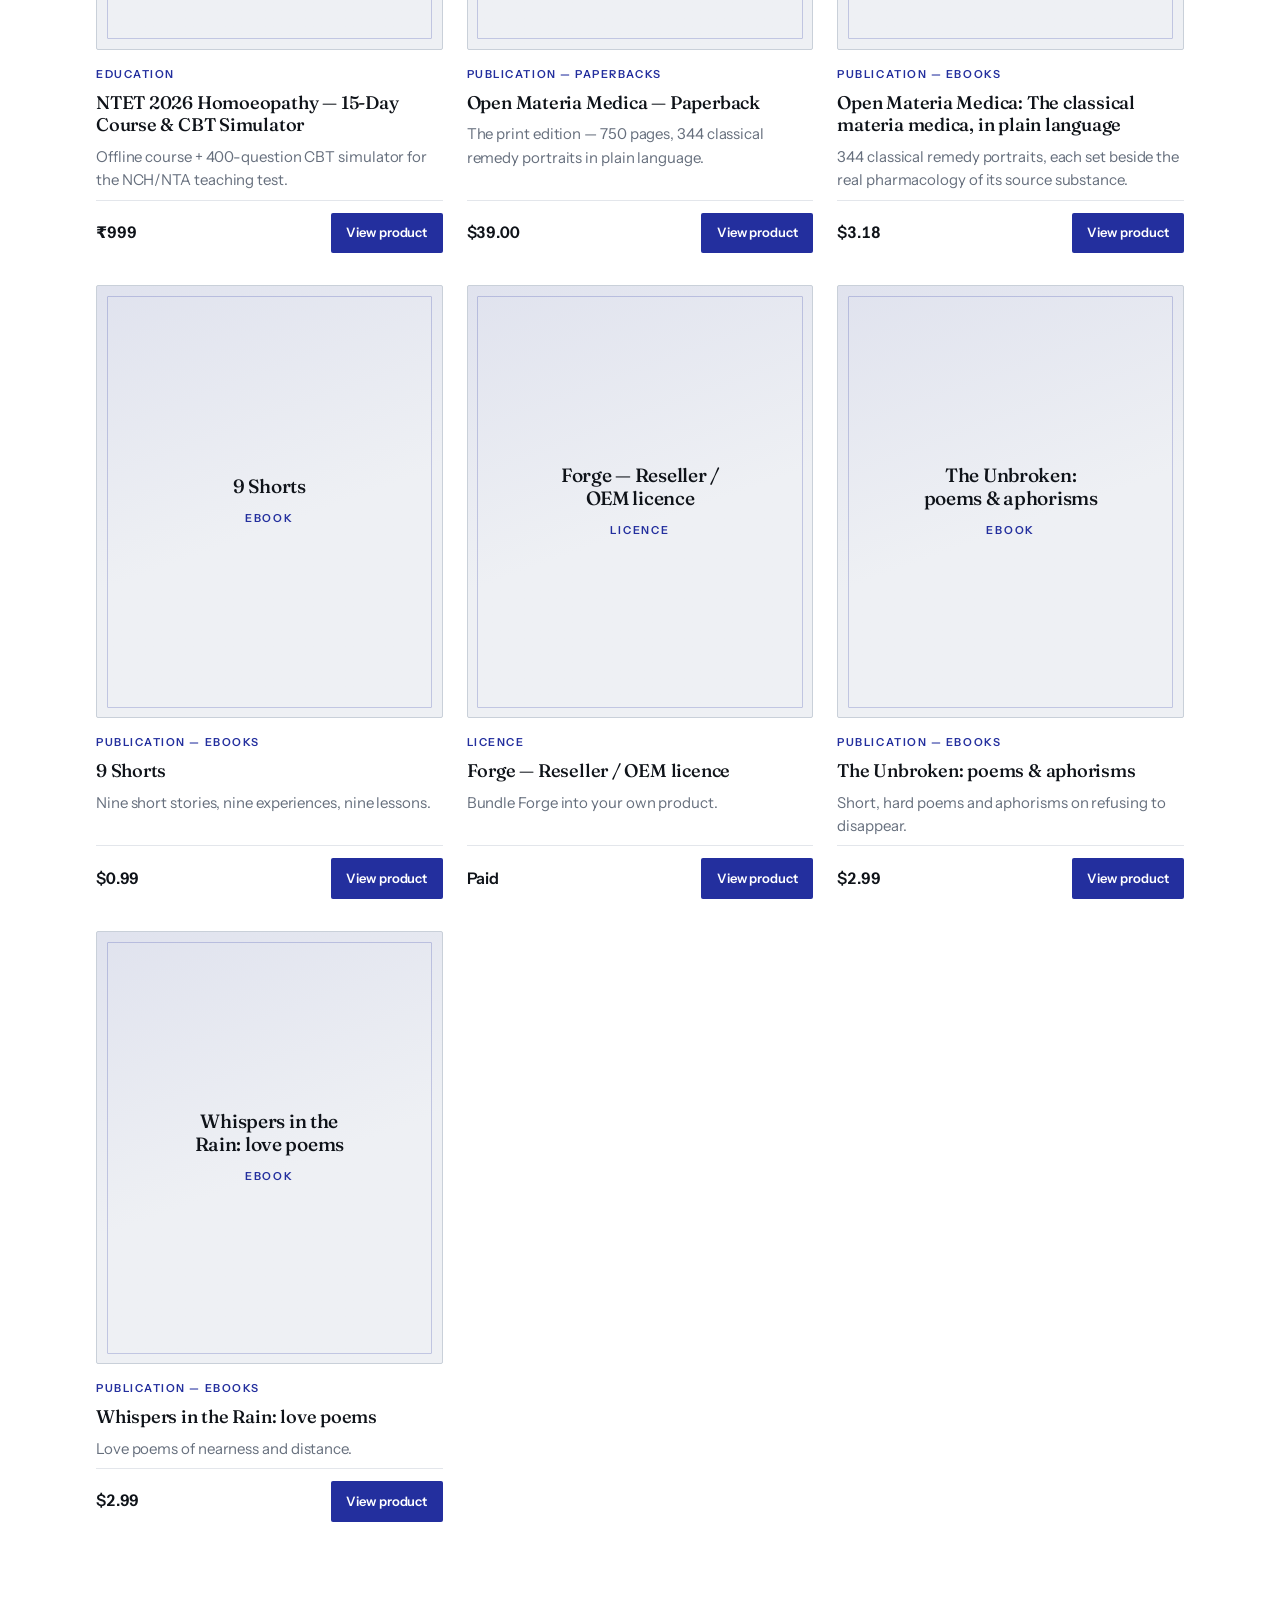
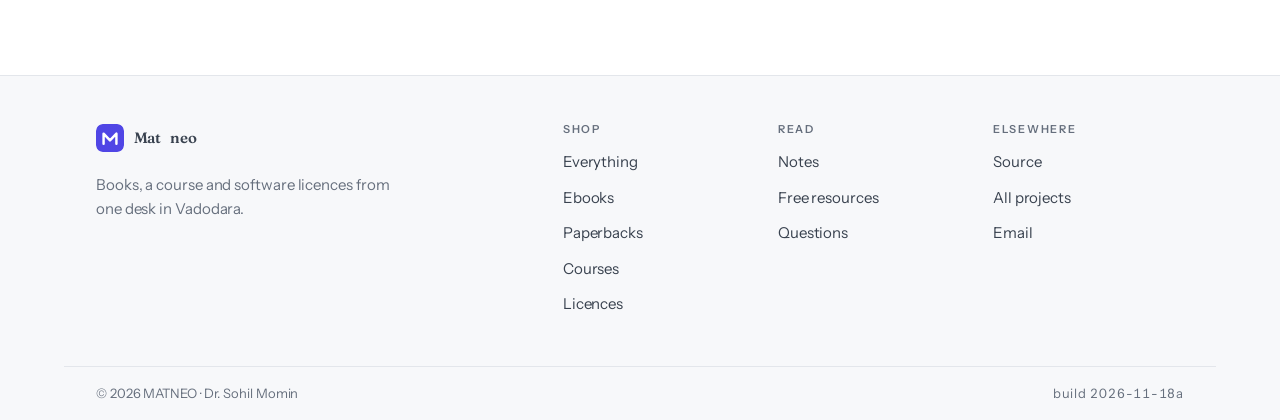
<file: docs/products/index.html>
<!doctype html>
<html lang="en">
<head>
<meta charset="utf-8">
<meta name="viewport" content="width=device-width, initial-scale=1">
<title>Everything — MATNEO</title>
<meta name="description" content="The full MATNEO catalogue: six books on Kindle and in print, a course for the NTET, and the three Forge software licences.">
<meta name="author" content="Dr. Sohil Momin">
<meta name="robots" content="index, follow, max-image-preview:large">
<link rel="canonical" href="https://drsamonline.github.io/Matneo/products/">
<meta property="og:type" content="website">
<meta property="og:site_name" content="MATNEO">
<meta property="og:title" content="Everything — MATNEO">
<meta property="og:description" content="Six books, one course and three licences — the whole catalogue in one place.">
<meta property="og:url" content="https://drsamonline.github.io/Matneo/products/">
<meta name="theme-color" content="#ffffff" media="(prefers-color-scheme: light)">
<meta name="theme-color" content="#0b0e13" media="(prefers-color-scheme: dark)">
<link rel="icon" href="../assets/favicon.svg" type="image/svg+xml">
<link rel="icon" href="../favcon.ico" sizes="any">
<link rel="apple-touch-icon" href="../assets/apple-touch-icon.png">
<link rel="preload" href="../fonts/instrument-sans-latin.woff2" as="font" type="font/woff2" crossorigin>
<link rel="preload" href="../fonts/fraunces-latin.woff2" as="font" type="font/woff2" crossorigin>
<link rel="stylesheet" href="../css/shop.css?v=11">
<script>
(function () {
  try {
    var t = localStorage.getItem('theme');
    if (t === 'dark' || t === 'light') document.documentElement.setAttribute('data-theme', t);
  } catch (e) {}
})();
</script>
</head>
<body data-scope="all" data-section="store">
<a class="skip" href="#main">Skip to content</a>

<header class="site-head">
  <div class="wrap site-head__inner">
    <a class="brand" href="../index.html" aria-label="MATNEO — home">
      <svg class="brand__mark" viewBox="0 0 48 48" fill="none" aria-hidden="true">
        <defs><linearGradient id="bg1" x1="0" y1="0" x2="48" y2="48">
          <stop stop-color="#4f46e5"/><stop offset=".55" stop-color="#7c3aed"/><stop offset="1" stop-color="#d946ef"/></linearGradient></defs>
        <rect width="48" height="48" rx="12" fill="url(#bg1)"/>
        <path d="M13 34V16.5L24 28l11-11.5V34" stroke="#fff" stroke-width="4.2" stroke-linecap="round" stroke-linejoin="round"/>
      </svg>
      Mat<b>neo</b>
    </a>

    <button class="nav__toggle" id="navToggle" type="button" aria-expanded="false" aria-controls="navLinks" aria-label="Open menu">
      <svg viewBox="0 0 24 24" width="20" height="20" fill="none" stroke="currentColor" stroke-width="2" stroke-linecap="round" aria-hidden="true"><path d="M4 7h16M4 12h16M4 17h16"/></svg>
    </button>

    <nav class="nav" id="navLinks" aria-label="Primary">
      <a href="../index.html">Home</a>
      <a href="index.html" aria-current="page">Everything</a>
      <a href="?category=Publication%20%E2%80%94%20Ebooks">Books</a>
      <a href="../blog/">Notes</a>
      <a href="../downloads/">Free</a>
      <button class="theme-btn" id="themeBtn" type="button" aria-label="Switch colour theme" aria-pressed="false" title="Switch colour theme">
        <svg viewBox="0 0 24 24" width="16" height="16" fill="none" stroke="currentColor" stroke-width="1.8" stroke-linecap="round" aria-hidden="true"><circle cx="12" cy="12" r="4"/><path d="M12 2v2M12 20v2M2 12h2M20 12h2M4.9 4.9l1.4 1.4M17.7 17.7l1.4 1.4M4.9 19.1l1.4-1.4M17.7 6.3l1.4-1.4"/></svg>
      </button>
      <a class="btn btn--primary btn--sm" href="../index.html#support">Support</a>
    </nav>
  </div>
</header>

<main id="main">

  <section class="page-head">
    <div class="wrap">
      <p class="eyebrow">The catalogue</p>
      <h1>Everything in the shop</h1>
      <p>Six books on Kindle and in print, a course for the NTET, and three software licences. The free apps are not products — they live on <a class="link" href="https://drsamonline.github.io/">the project hub</a>.</p>
      <div class="filters" id="category-filter" aria-label="Filter by category"></div>
    </div>
  </section>

  <section class="section section--tight">
    <div class="wrap">
      <div class="listing-bar">
        <p class="result-count" id="result-count" aria-live="polite"></p>
      </div>
      <div class="product-grid" id="product-list" aria-live="polite">
        <p class="product-status">Loading the catalogue…</p>
      </div>
    </div>
  </section>

</main>

<footer class="site-foot">
  <div class="wrap site-foot__inner">
    <div class="site-foot__brand">
      <a class="brand" href="../index.html" aria-label="MATNEO — home">
        <svg class="brand__mark" viewBox="0 0 48 48" fill="none" aria-hidden="true">
          <rect width="48" height="48" rx="12" fill="url(#bg1)"/>
          <path d="M13 34V16.5L24 28l11-11.5V34" stroke="#fff" stroke-width="4.2" stroke-linecap="round" stroke-linejoin="round"/>
        </svg>
        Mat<b>neo</b>
      </a>
      <p>Books, a course and software licences from one desk in Vadodara.</p>
    </div>
    <div class="site-foot__cols">
      <div>
        <h4>Shop</h4>
        <ul>
          <li><a href="index.html">Everything</a></li>
          <li><a href="?category=Publication%20%E2%80%94%20Ebooks">Ebooks</a></li>
          <li><a href="?category=Publication%20%E2%80%94%20Paperbacks">Paperbacks</a></li>
          <li><a href="?category=Education">Courses</a></li>
          <li><a href="?category=Licence">Licences</a></li>
        </ul>
      </div>
      <div>
        <h4>Read</h4>
        <ul>
          <li><a href="../blog/">Notes</a></li>
          <li><a href="../downloads/">Free resources</a></li>
          <li><a href="../index.html#faq">Questions</a></li>
        </ul>
      </div>
      <div>
        <h4>Elsewhere</h4>
        <ul>
          <li><a href="https://github.com/drsamonline/Matneo" target="_blank" rel="noopener">Source</a></li>
          <li><a href="https://drsamonline.github.io/" target="_blank" rel="noopener">All projects</a></li>
          <li><a href="mailto:sohilmomin2000@gmail.com">Email</a></li>
        </ul>
      </div>
    </div>
  </div>
  <div class="wrap site-foot__legal">
    <span>© <span data-current-year>2026</span> MATNEO · Dr. Sohil Momin</span>
    <span class="build" data-build></span>
  </div>
</footer>

<script src="../js/store.js?v=11" defer></script>
<script src="../js/ratings.js?v=11" defer></script>
<script src="../js/products.js?v=11" defer></script>
<script>
(function () {
  var b = document.getElementById('themeBtn');
  if (!b) return;
  function sync() {
    var dark = document.documentElement.getAttribute('data-theme') === 'dark';
    b.setAttribute('aria-pressed', String(dark));
  }
  b.addEventListener('click', function () {
    var next = document.documentElement.getAttribute('data-theme') === 'dark' ? 'light' : 'dark';
    document.documentElement.setAttribute('data-theme', next);
    try { localStorage.setItem('theme', next); } catch (e) {}
    sync();
  });
  sync();
})();
</script>
</body>
</html>
</file>
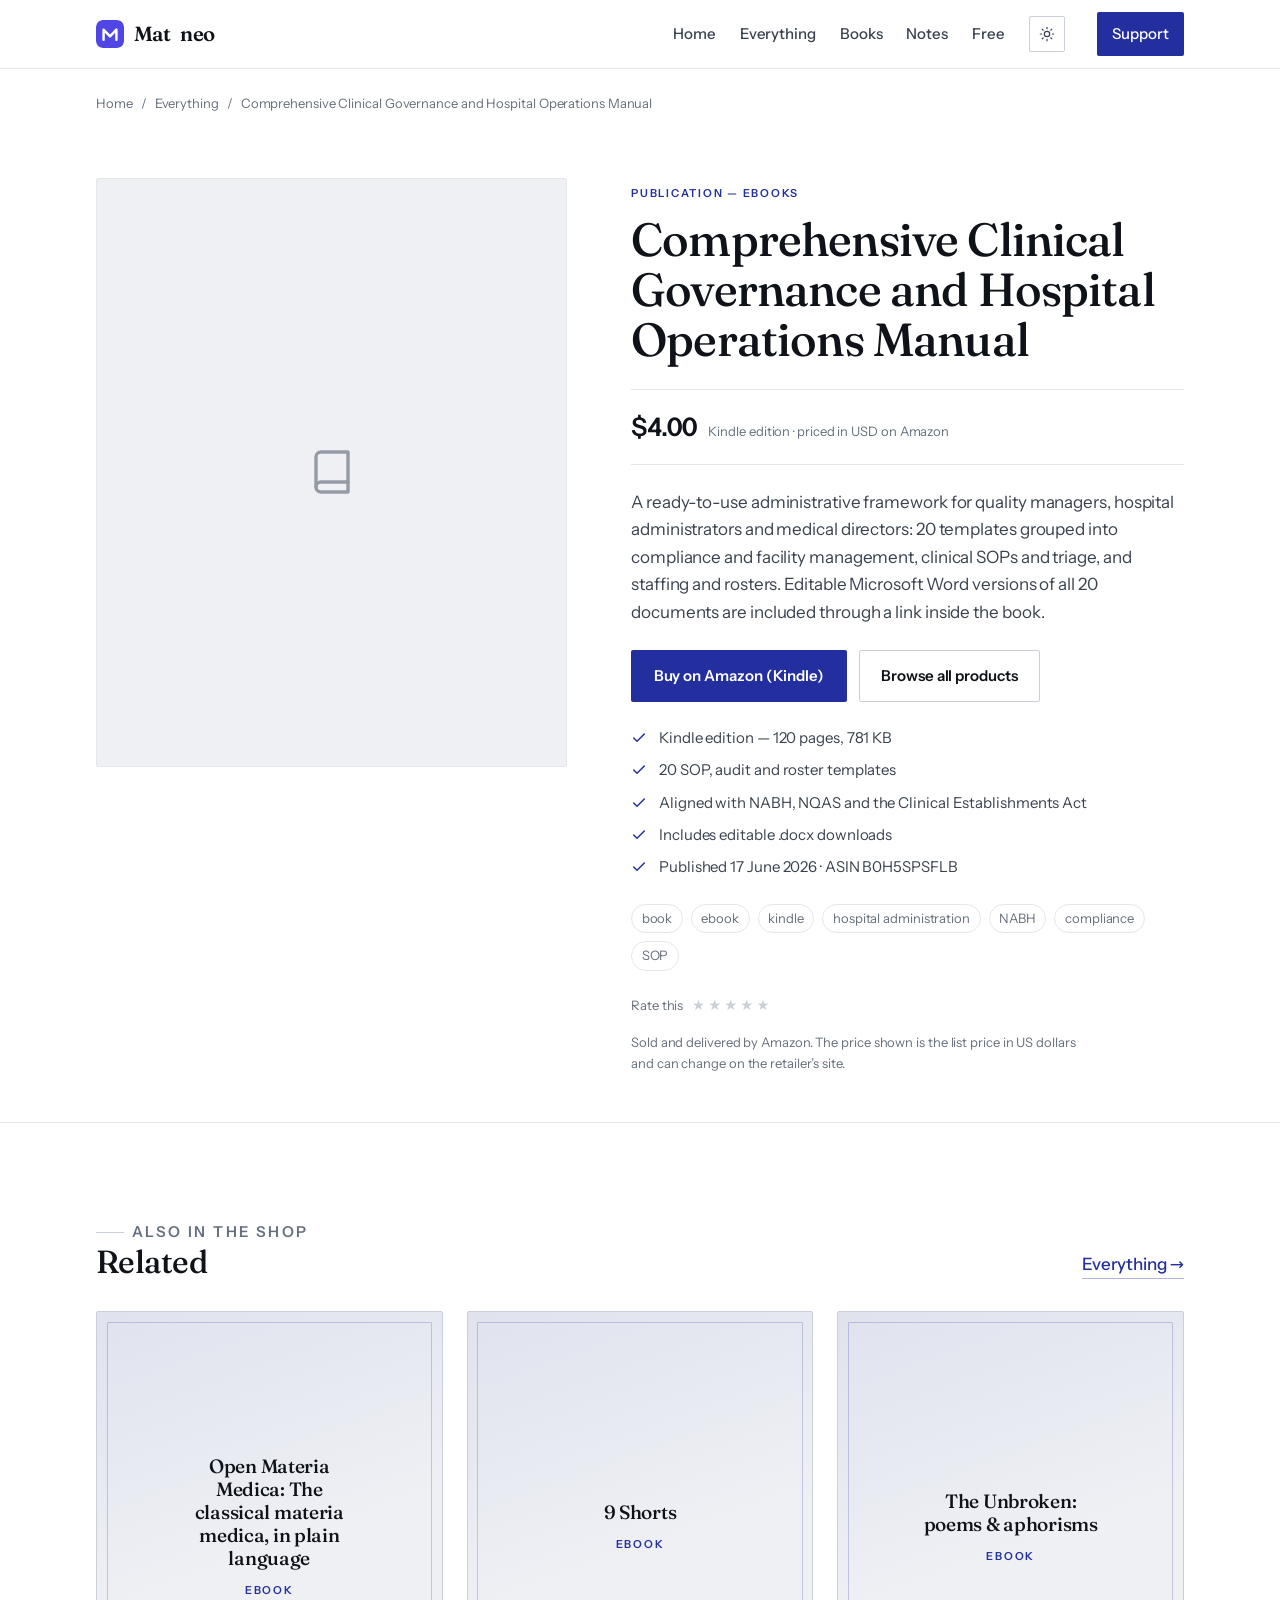
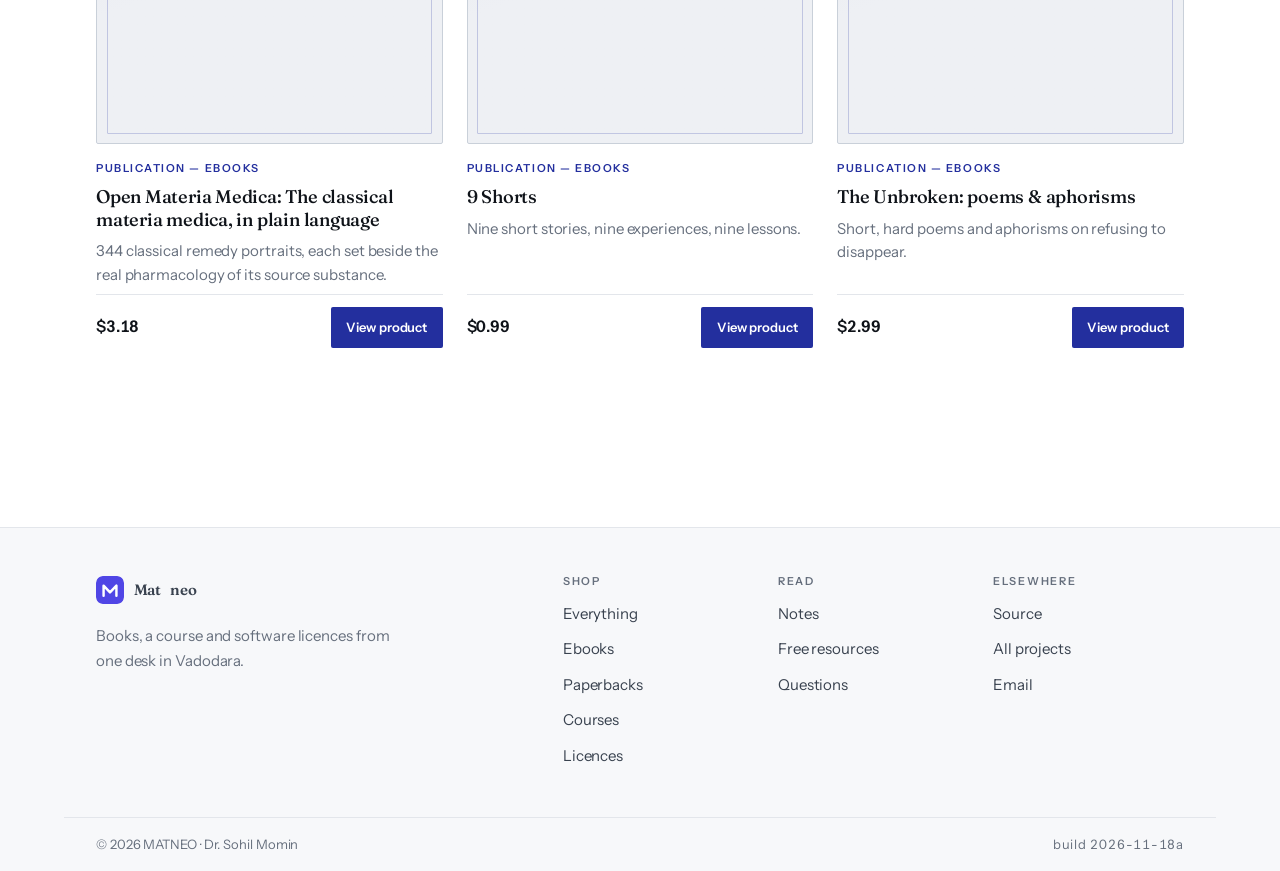
<file: docs/product.html>
<!doctype html>
<html lang="en">
<head>
<meta charset="utf-8">
<meta name="viewport" content="width=device-width, initial-scale=1">
<title>Product — MATNEO</title>
<meta name="description" content="A product from the MATNEO catalogue — books, courses and licences by Dr. Sohil Momin.">
<meta name="author" content="Dr. Sohil Momin">
<meta name="robots" content="index, follow, max-image-preview:large">
<link rel="canonical" href="https://drsamonline.github.io/Matneo/product.html">
<meta property="og:type" content="product">
<meta property="og:site_name" content="MATNEO">
<meta property="og:title" content="Product — MATNEO">
<meta property="og:description" content="Books, courses and licences by Dr. Sohil Momin.">
<meta name="theme-color" content="#ffffff" media="(prefers-color-scheme: light)">
<meta name="theme-color" content="#0b0e13" media="(prefers-color-scheme: dark)">
<link rel="icon" href="assets/favicon.svg" type="image/svg+xml">
<link rel="icon" href="favcon.ico" sizes="any">
<link rel="apple-touch-icon" href="assets/apple-touch-icon.png">
<link rel="preload" href="fonts/instrument-sans-latin.woff2" as="font" type="font/woff2" crossorigin>
<link rel="preload" href="fonts/fraunces-latin.woff2" as="font" type="font/woff2" crossorigin>
<link rel="stylesheet" href="css/shop.css?v=11">
<script>
(function () {
  try {
    var t = localStorage.getItem('theme');
    if (t === 'dark' || t === 'light') document.documentElement.setAttribute('data-theme', t);
  } catch (e) {}
})();
</script>
</head>
<body data-section="store">
<a class="skip" href="#main">Skip to content</a>

<header class="site-head">
  <div class="wrap site-head__inner">
    <a class="brand" href="index.html" aria-label="MATNEO — home">
      <svg class="brand__mark" viewBox="0 0 48 48" fill="none" aria-hidden="true">
        <defs><linearGradient id="bg1" x1="0" y1="0" x2="48" y2="48">
          <stop stop-color="#4f46e5"/><stop offset=".55" stop-color="#7c3aed"/><stop offset="1" stop-color="#d946ef"/></linearGradient></defs>
        <rect width="48" height="48" rx="12" fill="url(#bg1)"/>
        <path d="M13 34V16.5L24 28l11-11.5V34" stroke="#fff" stroke-width="4.2" stroke-linecap="round" stroke-linejoin="round"/>
      </svg>
      Mat<b>neo</b>
    </a>

    <button class="nav__toggle" id="navToggle" type="button" aria-expanded="false" aria-controls="navLinks" aria-label="Open menu">
      <svg viewBox="0 0 24 24" width="20" height="20" fill="none" stroke="currentColor" stroke-width="2" stroke-linecap="round" aria-hidden="true"><path d="M4 7h16M4 12h16M4 17h16"/></svg>
    </button>

    <nav class="nav" id="navLinks" aria-label="Primary">
      <a href="index.html">Home</a>
      <a href="products/">Everything</a>
      <a href="products/?category=Publication%20%E2%80%94%20Ebooks">Books</a>
      <a href="blog/">Notes</a>
      <a href="downloads/">Free</a>
      <button class="theme-btn" id="themeBtn" type="button" aria-label="Switch colour theme" aria-pressed="false" title="Switch colour theme">
        <svg viewBox="0 0 24 24" width="16" height="16" fill="none" stroke="currentColor" stroke-width="1.8" stroke-linecap="round" aria-hidden="true"><circle cx="12" cy="12" r="4"/><path d="M12 2v2M12 20v2M2 12h2M20 12h2M4.9 4.9l1.4 1.4M17.7 17.7l1.4 1.4M4.9 19.1l1.4-1.4M17.7 6.3l1.4-1.4"/></svg>
      </button>
      <a class="btn btn--primary btn--sm" href="index.html#support">Support</a>
    </nav>
  </div>
</header>

<main id="main">
  <div class="wrap">
    <nav class="crumbs" aria-label="Breadcrumb" style="padding-top:1.5rem">
      <a href="index.html">Home</a>
      <span aria-hidden="true">/</span>
      <a href="products/">Everything</a>
      <span aria-hidden="true">/</span>
      <span id="crumb-current">Product</span>
    </nav>
  </div>

  <div class="wrap">
    <div class="pd" id="product-detail" aria-live="polite"></div>
  </div>

  <section class="pd__related" id="related-section">
    <div class="wrap">
      <div class="head">
        <div>
          <p class="eyebrow">Also in the shop</p>
          <h2>Related</h2>
        </div>
        <a class="link" href="products/">Everything →</a>
      </div>
      <div class="product-grid" id="related"></div>
    </div>
  </section>
</main>

<footer class="site-foot">
  <div class="wrap site-foot__inner">
    <div class="site-foot__brand">
      <a class="brand" href="index.html" aria-label="MATNEO — home">
        <svg class="brand__mark" viewBox="0 0 48 48" fill="none" aria-hidden="true">
          <rect width="48" height="48" rx="12" fill="url(#bg1)"/>
          <path d="M13 34V16.5L24 28l11-11.5V34" stroke="#fff" stroke-width="4.2" stroke-linecap="round" stroke-linejoin="round"/>
        </svg>
        Mat<b>neo</b>
      </a>
      <p>Books, a course and software licences from one desk in Vadodara.</p>
    </div>
    <div class="site-foot__cols">
      <div>
        <h4>Shop</h4>
        <ul>
          <li><a href="products/">Everything</a></li>
          <li><a href="products/?category=Publication%20%E2%80%94%20Ebooks">Ebooks</a></li>
          <li><a href="products/?category=Publication%20%E2%80%94%20Paperbacks">Paperbacks</a></li>
          <li><a href="products/?category=Education">Courses</a></li>
          <li><a href="products/?category=Licence">Licences</a></li>
        </ul>
      </div>
      <div>
        <h4>Read</h4>
        <ul>
          <li><a href="blog/">Notes</a></li>
          <li><a href="downloads/">Free resources</a></li>
          <li><a href="index.html#faq">Questions</a></li>
        </ul>
      </div>
      <div>
        <h4>Elsewhere</h4>
        <ul>
          <li><a href="https://github.com/drsamonline/Matneo" target="_blank" rel="noopener">Source</a></li>
          <li><a href="https://drsamonline.github.io/" target="_blank" rel="noopener">All projects</a></li>
          <li><a href="mailto:sohilmomin2000@gmail.com">Email</a></li>
        </ul>
      </div>
    </div>
  </div>
  <div class="wrap site-foot__legal">
    <span>© <span data-current-year>2026</span> MATNEO · Dr. Sohil Momin</span>
    <span class="build" data-build></span>
  </div>
</footer>

<script src="js/store.js?v=11" defer></script>
<script src="js/ratings.js?v=11" defer></script>
<script src="js/products.js?v=11" defer></script>
<script>
(function () {
  var b = document.getElementById('themeBtn');
  if (!b) return;
  function sync() {
    var dark = document.documentElement.getAttribute('data-theme') === 'dark';
    b.setAttribute('aria-pressed', String(dark));
  }
  b.addEventListener('click', function () {
    var next = document.documentElement.getAttribute('data-theme') === 'dark' ? 'light' : 'dark';
    document.documentElement.setAttribute('data-theme', next);
    try { localStorage.setItem('theme', next); } catch (e) {}
    sync();
  });
  sync();
})();
</script>
</body>
</html>
</file>
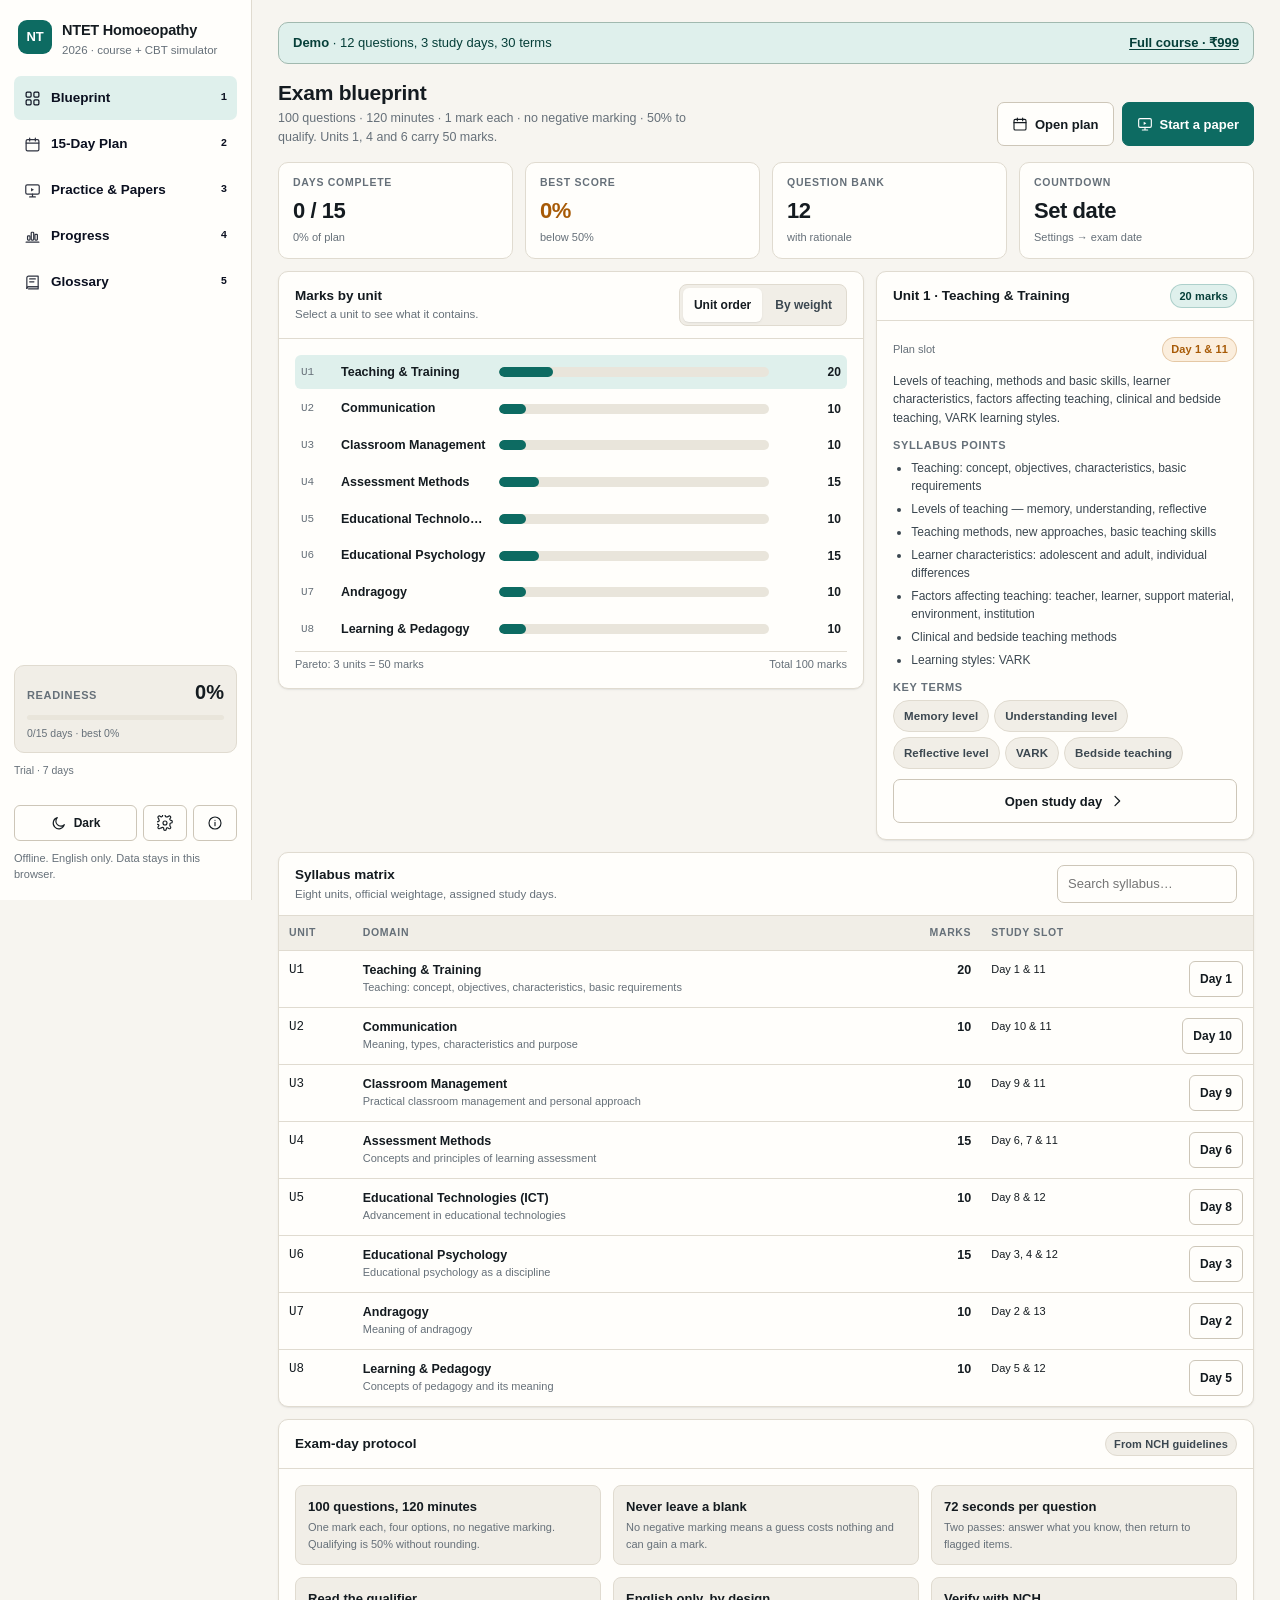
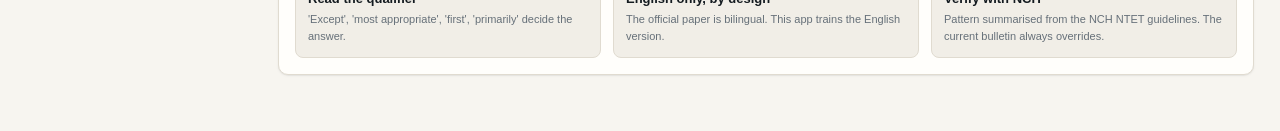
<file: docs/ntet/demo.html>
<!DOCTYPE html>
<html lang="en" data-theme="light">
<head>
<meta charset="utf-8" />
<meta name="viewport" content="width=device-width, initial-scale=1, viewport-fit=cover" />
<meta name="color-scheme" content="light dark" />
<title>NTET 2026 Homoeopathy — Course &amp; CBT Simulator</title>
<meta name="description" content="Offline NTET (Homoeopathy) course: 15-day guided plan in plain English, glossary of every term, 200-question bank, full 100-question paper and diagnostics." />
<meta name="author" content="Dr Sohil Momin" />
<meta name="theme-color" content="#f7f5f0" media="(prefers-color-scheme: light)" />
<meta name="theme-color" content="#101417" media="(prefers-color-scheme: dark)" />
<link rel="manifest" href="manifest.webmanifest" />
<link rel="icon" href="icons/favicon.svg" type="image/svg+xml" />
<link rel="apple-touch-icon" href="icons/icon-192.png" />
<style>
/* ============================================================
   NTET 2026 Homoeopathy — CBT Simulator
   Design system: warm alabaster, clinical teal, instrument-panel
   ============================================================ */

:root {
  --bg: #f7f5f0;
  --surface: #fffefb;
  --surface-2: #f1eee7;
  --surface-3: #e9e5db;
  --ink: #141b20;
  --ink-2: #3b4750;
  --muted: #667079;
  --line: #e0dbd0;
  --line-strong: #cdc6b8;
  --accent: #0d6b62;
  --accent-2: #0a544d;
  --accent-soft: #dff0ec;
  --accent-ink: #063f39;
  --amber: #a75a06;
  --amber-soft: #fbeedd;
  --rose: #b02a3c;
  --rose-soft: #fbe6e8;
  --ok: #166534;
  --ok-soft: #e3f2e5;
  --focus: #0d6b62;
  --shadow: 0 1px 0 rgba(20, 27, 32, .04), 0 1px 3px rgba(20, 27, 32, .05);
  --rail: 252px;
  --radius: 10px;
  --radius-sm: 7px;
  --tap: 44px;
  --mono: ui-monospace, SFMono-Regular, "SF Mono", Menlo, Consolas, monospace;
}

html[data-theme="dark"] {
  --bg: #101417;
  --surface: #171d21;
  --surface-2: #1e252a;
  --surface-3: #262f35;
  --ink: #e8eef1;
  --ink-2: #c3ced4;
  --muted: #8d9aa3;
  --line: #2a343a;
  --line-strong: #3a464d;
  --accent: #2fb9a7;
  --accent-2: #45cdba;
  --accent-soft: #12312d;
  --accent-ink: #b7ece3;
  --amber: #e0a355;
  --amber-soft: #33260f;
  --rose: #ef8091;
  --rose-soft: #35191e;
  --ok: #74c98a;
  --ok-soft: #14291a;
  --focus: #45cdba;
  --shadow: 0 1px 2px rgba(0, 0, 0, .4);
}

* { box-sizing: border-box; }

html, body { margin: 0; padding: 0; }

body {
  background: var(--bg);
  color: var(--ink);
  font-family: -apple-system, BlinkMacSystemFont, "Segoe UI", Roboto, "Helvetica Neue", Arial, sans-serif;
  font-size: 15px;
  line-height: 1.5;
  -webkit-font-smoothing: antialiased;
  text-rendering: optimizeLegibility;
}

h1, h2, h3, h4 { margin: 0; font-weight: 650; letter-spacing: -.011em; line-height: 1.25; }
p { margin: 0; }
ul, ol { margin: 0; padding-left: 1.15rem; }
button, input, select, textarea { font: inherit; color: inherit; }
a { color: var(--accent); text-decoration-thickness: 1px; text-underline-offset: 2px; }

:focus-visible {
  outline: 2px solid var(--focus);
  outline-offset: 2px;
  border-radius: 4px;
}

::selection { background: var(--accent-soft); color: var(--accent-ink); }

.num { font-variant-numeric: tabular-nums; font-feature-settings: "tnum" 1; }
.mono { font-family: var(--mono); }
.sr-only {
  position: absolute; width: 1px; height: 1px; padding: 0; margin: -1px;
  overflow: hidden; clip: rect(0 0 0 0); white-space: nowrap; border: 0;
}

/* ---------------- Shell ---------------- */

.shell { display: grid; grid-template-columns: var(--rail) minmax(0, 1fr); min-height: 100vh; }

.rail {
  position: sticky; top: 0; align-self: start;
  height: 100vh; height: 100dvh;
  display: flex; flex-direction: column; gap: 14px;
  padding: 18px 14px;
  background: var(--surface);
  border-right: 1px solid var(--line);
  overflow-y: auto;
}

.brand { display: flex; gap: 10px; align-items: flex-start; padding: 2px 4px 0; }
.brand-mark {
  width: 34px; height: 34px; flex: none; border-radius: 9px;
  background: var(--accent); color: #fff;
  display: grid; place-items: center; font-weight: 700; font-size: 13px; letter-spacing: -.02em;
}
.brand-text { min-width: 0; }
.brand-title { font-size: 14.5px; font-weight: 700; letter-spacing: -.015em; }
.brand-sub { font-size: 11.5px; color: var(--muted); line-height: 1.35; margin-top: 1px; }

.nav { display: flex; flex-direction: column; gap: 2px; margin-top: 4px; }
.nav-btn {
  display: flex; align-items: center; gap: 10px;
  min-height: var(--tap); padding: 0 10px;
  border: 0; border-radius: var(--radius-sm);
  background: transparent; color: var(--ink-2);
  font-size: 13.5px; font-weight: 550; text-align: left; cursor: pointer;
  transition: background .12s ease, color .12s ease;
}
.nav-btn svg { width: 17px; height: 17px; flex: none; opacity: .85; }
.nav-btn:hover { background: var(--surface-2); color: var(--ink); }
.nav-btn[aria-current="page"] { background: var(--accent-soft); color: var(--accent-ink); font-weight: 650; }
.nav-btn[aria-current="page"] svg { opacity: 1; }
.nav-btn .kbd-hint { margin-left: auto; font-size: 10.5px; color: var(--muted); font-family: var(--mono); }

.rail-foot { margin-top: auto; display: flex; flex-direction: column; gap: 10px; }

.readiness {
  border: 1px solid var(--line); border-radius: var(--radius);
  background: var(--surface-2); padding: 11px 12px;
}
.readiness-top { display: flex; align-items: baseline; justify-content: space-between; gap: 8px; }
.readiness-label { font-size: 11px; text-transform: uppercase; letter-spacing: .06em; color: var(--muted); font-weight: 650; }
.readiness-value { font-size: 20px; font-weight: 700; font-variant-numeric: tabular-nums; }
.readiness-bar { height: 5px; border-radius: 3px; background: var(--surface-3); margin-top: 8px; overflow: hidden; }
.readiness-fill { height: 100%; background: var(--accent); border-radius: 3px; transition: width .3s ease; }
.readiness-note { font-size: 10.5px; color: var(--muted); margin-top: 6px; line-height: 1.35; }

.main { min-width: 0; padding: 22px 26px 56px; max-width: 1280px; width: 100%; margin: 0 auto; }

/* ---------------- Mobile chrome ---------------- */

.topbar { display: none; }
.tabbar { display: none; }

@media (max-width: 1023px) {
  .shell { grid-template-columns: 1fr; }
  .rail { display: none; }

  .topbar {
    display: flex; align-items: center; gap: 10px;
    position: sticky; top: 0; z-index: 40;
    min-height: 56px; padding: 8px 12px;
    background: color-mix(in srgb, var(--surface) 94%, transparent);
    backdrop-filter: blur(8px);
    border-bottom: 1px solid var(--line);
  }
  .topbar .brand-mark { width: 30px; height: 30px; font-size: 12px; }
  .topbar-title { font-size: 13.5px; font-weight: 700; line-height: 1.2; }
  .topbar-sub { font-size: 11px; color: var(--muted); }
  .topbar-actions { margin-left: auto; display: flex; gap: 6px; align-items: center; }

  .tabbar {
    display: grid; grid-template-columns: repeat(5, 1fr);
    position: fixed; bottom: 0; left: 0; right: 0; z-index: 45;
    background: color-mix(in srgb, var(--surface) 96%, transparent);
    backdrop-filter: blur(10px);
    border-top: 1px solid var(--line);
    padding-bottom: env(safe-area-inset-bottom);
  }
  .tab-btn {
    min-height: 58px; border: 0; background: transparent; cursor: pointer;
    display: flex; flex-direction: column; align-items: center; justify-content: center; gap: 3px;
    font-size: 10.5px; font-weight: 600; color: var(--muted); padding: 6px 2px;
  }
  .tab-btn svg { width: 19px; height: 19px; }
  .tab-btn[aria-current="page"] { color: var(--accent); }
  .tab-btn[aria-current="page"]::before {
    content: ""; position: absolute; top: 0; width: 28px; height: 2.5px;
    background: var(--accent); border-radius: 0 0 3px 3px;
  }
  .tab-btn { position: relative; }

  .main { padding: 14px 12px calc(78px + env(safe-area-inset-bottom)); max-width: 100%; }
}

/* ---------------- Generic components ---------------- */

.view { display: none; }
.view.active { display: block; animation: fade .16s ease; }
@keyframes fade { from { opacity: .4; } to { opacity: 1; } }
@media (prefers-reduced-motion: reduce) {
  * { animation-duration: .001ms !important; transition-duration: .001ms !important; }
}

.page-head { display: flex; flex-wrap: wrap; align-items: flex-end; justify-content: space-between; gap: 12px; margin-bottom: 16px; }
.page-title { font-size: 21px; }
.page-sub { font-size: 12.5px; color: var(--muted); margin-top: 3px; max-width: 62ch; }

.card {
  background: var(--surface);
  border: 1px solid var(--line);
  border-radius: var(--radius);
  box-shadow: var(--shadow);
}
.card-pad { padding: 16px; }
.card-head {
  display: flex; flex-wrap: wrap; align-items: center; justify-content: space-between;
  gap: 8px; padding: 12px 16px; border-bottom: 1px solid var(--line);
}
.card-title { font-size: 13.5px; font-weight: 650; }
.card-hint { font-size: 11.5px; color: var(--muted); }

.grid { display: grid; gap: 12px; }
.g-2 { grid-template-columns: repeat(2, minmax(0, 1fr)); }
.g-3 { grid-template-columns: repeat(3, minmax(0, 1fr)); }
.g-4 { grid-template-columns: repeat(4, minmax(0, 1fr)); }
.g-main { grid-template-columns: minmax(0, 1.55fr) minmax(0, 1fr); align-items: start; }
@media (max-width: 1180px) { .g-4 { grid-template-columns: repeat(2, minmax(0, 1fr)); } }
@media (max-width: 900px) {
  .g-2, .g-3, .g-main { grid-template-columns: 1fr; }
}
@media (max-width: 560px) {
  .g-4 { grid-template-columns: repeat(2, minmax(0, 1fr)); }
  .page-title { font-size: 18px; }
}

/* KPI */
.kpi { padding: 12px 14px; border: 1px solid var(--line); border-radius: var(--radius); background: var(--surface); }
.kpi-label { font-size: 10.5px; text-transform: uppercase; letter-spacing: .07em; font-weight: 700; color: var(--muted); }
.kpi-value { font-size: 22px; font-weight: 700; letter-spacing: -.02em; margin-top: 3px; font-variant-numeric: tabular-nums; }
.kpi-note { font-size: 11px; color: var(--muted); margin-top: 2px; }
.kpi-value.accent { color: var(--accent); }
.kpi-value.warn { color: var(--amber); }
.kpi-value.bad { color: var(--rose); }

/* Buttons */
.btn {
  display: inline-flex; align-items: center; justify-content: center; gap: 7px;
  min-height: var(--tap); padding: 0 14px;
  border-radius: var(--radius-sm); border: 1px solid var(--line-strong);
  background: var(--surface); color: var(--ink);
  font-size: 13px; font-weight: 600; cursor: pointer;
  transition: background .12s ease, border-color .12s ease, transform .06s ease;
  text-decoration: none; white-space: nowrap;
  touch-action: manipulation;
}
.btn:hover { background: var(--surface-2); }
.btn:active { transform: translateY(1px); }
.btn:disabled { opacity: .45; cursor: not-allowed; }
.btn svg { width: 16px; height: 16px; }
.btn-primary { background: var(--accent); border-color: var(--accent); color: #fff; }
.btn-primary:hover { background: var(--accent-2); border-color: var(--accent-2); }
html[data-theme="dark"] .btn-primary { color: #06231f; }
.btn-danger { background: var(--rose); border-color: var(--rose); color: #fff; }
.btn-danger:hover { filter: brightness(.93); }
.btn-ghost { background: transparent; border-color: transparent; color: var(--ink-2); }
.btn-ghost:hover { background: var(--surface-2); }
.btn-sm { min-height: 36px; padding: 0 10px; font-size: 12px; border-radius: 6px; }
.btn-lg { min-height: 48px; font-size: 14px; padding: 0 18px; }
.btn-block { width: 100%; }
.btn-icon { min-width: var(--tap); padding: 0 8px; }

@media (max-width: 560px) {
  .btn-sm { min-height: var(--tap); }
  .btn { font-size: 13.5px; }
}

/* Segmented control */
.seg { display: inline-flex; flex-wrap: wrap; gap: 2px; padding: 3px; max-width: 100%; background: var(--surface-2); border: 1px solid var(--line); border-radius: 8px; }
.seg button {
  min-height: 34px; padding: 0 11px; border: 0; border-radius: 6px; cursor: pointer;
  background: transparent; color: var(--ink-2); font-size: 12px; font-weight: 600;
  display: inline-flex; align-items: center; gap: 6px; white-space: nowrap;
}
.seg button[aria-pressed="true"] { background: var(--surface); color: var(--ink); box-shadow: var(--shadow); }
.seg button:hover:not([aria-pressed="true"]) { color: var(--ink); }
@media (max-width: 560px) {
  .page-head { flex-direction: column; align-items: stretch; }
  .page-head > .row { width: 100%; min-width: 0; flex-wrap: nowrap; }
  .seg { display: flex; flex-wrap: nowrap; width: 100%; min-width: 0; overflow-x: auto; -webkit-overflow-scrolling: touch; scrollbar-width: none; }
  .seg::-webkit-scrollbar { display: none; }
  .seg button { flex: 0 0 auto; min-height: 40px; padding: 0 12px; font-size: 11.5px; }
}

/* Chips */
.chip {
  display: inline-flex; align-items: center; gap: 5px;
  padding: 3px 8px; border-radius: 999px;
  font-size: 11px; font-weight: 650; letter-spacing: .01em;
  border: 1px solid transparent; white-space: nowrap;
}
.chip-teal { background: var(--accent-soft); color: var(--accent-ink); border-color: color-mix(in srgb, var(--accent) 24%, transparent); }
.chip-amber { background: var(--amber-soft); color: var(--amber); border-color: color-mix(in srgb, var(--amber) 26%, transparent); }
.chip-rose { background: var(--rose-soft); color: var(--rose); border-color: color-mix(in srgb, var(--rose) 26%, transparent); }
.chip-neutral { background: var(--surface-2); color: var(--ink-2); border-color: var(--line); }
.chip-ok { background: var(--ok-soft); color: var(--ok); border-color: color-mix(in srgb, var(--ok) 24%, transparent); }

/* Progress */
.progress { height: 6px; background: var(--surface-3); border-radius: 4px; overflow: hidden; }
.progress > span { display: block; height: 100%; background: var(--accent); border-radius: 4px; transition: width .3s ease; }

/* Bars (weightage / accuracy) */
.bars { display: flex; flex-direction: column; gap: 2px; }
.bar-row {
  display: grid; grid-template-columns: 30px minmax(90px, 1.15fr) minmax(0, 2.1fr) 62px;
  align-items: center; gap: 10px;
  width: 100%; padding: 8px 6px; border: 0; border-radius: 6px;
  background: transparent; text-align: left; cursor: pointer; color: var(--ink);
}
.bar-row:hover { background: var(--surface-2); }
.bar-row[aria-selected="true"] { background: var(--accent-soft); }
.bar-unit { font-family: var(--mono); font-size: 11px; color: var(--muted); }
.bar-name { font-size: 12.5px; font-weight: 550; overflow: hidden; text-overflow: ellipsis; white-space: nowrap; }
.bar-track { position: relative; height: 10px; background: var(--surface-3); border-radius: 5px; overflow: hidden; }
.bar-fill { position: absolute; inset: 0 auto 0 0; background: var(--accent); border-radius: 5px; }
.bar-fill.low { background: var(--rose); }
.bar-fill.mid { background: var(--amber); }
.bar-val { font-size: 12px; font-weight: 700; text-align: right; font-variant-numeric: tabular-nums; }
@media (max-width: 560px) {
  .bar-row {
    grid-template-columns: 26px minmax(0, 1fr) 48px;
    grid-template-areas: "unit name val" "unit track track";
    gap: 3px 8px; padding: 9px 6px;
  }
  .bar-unit { grid-area: unit; align-self: center; }
  .bar-name { grid-area: name; align-self: end; white-space: normal; line-height: 1.25; }
  .bar-val { grid-area: val; align-self: end; }
  .bar-track { grid-area: track; margin-top: 5px; }
}

/* Threshold marker */
.track-mark { position: absolute; top: -3px; bottom: -3px; width: 2px; background: var(--amber); opacity: .9; }

/* Tables */
.table-wrap { overflow-x: auto; -webkit-overflow-scrolling: touch; }
table { width: 100%; border-collapse: collapse; font-size: 12.5px; }
thead th {
  text-align: left; font-size: 10.5px; text-transform: uppercase; letter-spacing: .06em;
  color: var(--muted); font-weight: 700; padding: 9px 10px; border-bottom: 1px solid var(--line);
  background: var(--surface-2); white-space: nowrap;
}
tbody td { padding: 10px; border-bottom: 1px solid var(--line); vertical-align: top; }
tbody tr:last-child td { border-bottom: 0; }
tbody tr:hover { background: var(--surface-2); }
td.right, th.right { text-align: right; }

/* Plan day grid */
.day-grid { display: grid; grid-template-columns: repeat(5, minmax(0, 1fr)); gap: 6px; }
@media (max-width: 900px) { .day-grid { grid-template-columns: repeat(5, minmax(0, 1fr)); } }
.day-tile {
  position: relative; min-height: 58px; padding: 7px 6px;
  border: 1px solid var(--line); border-radius: 8px; background: var(--surface);
  display: flex; flex-direction: column; align-items: center; justify-content: center; gap: 2px;
  cursor: pointer; transition: border-color .12s, background .12s;
}
.day-tile:hover { border-color: var(--line-strong); background: var(--surface-2); }
.day-tile .d-num { font-size: 14px; font-weight: 700; font-variant-numeric: tabular-nums; }
.day-tile .d-meta { font-size: 9.5px; color: var(--muted); letter-spacing: .03em; text-transform: uppercase; font-weight: 650; }
.day-tile.done { border-color: color-mix(in srgb, var(--accent) 45%, var(--line)); background: var(--accent-soft); }
.day-tile.done .d-meta { color: var(--accent-ink); }
.day-tile.done::after {
  content: ""; position: absolute; top: 5px; right: 5px; width: 6px; height: 6px;
  border-radius: 50%; background: var(--accent);
}
.day-tile[aria-selected="true"],
.day-tile.done[aria-selected="true"] { border-color: var(--accent); background: var(--accent); color: #fff; }
.day-tile[aria-selected="true"] .d-meta { color: color-mix(in srgb, #fff 78%, transparent); }
.day-tile[aria-selected="true"]::after { background: #fff; }
@media (max-width: 560px) {
  .day-tile { min-height: 56px; }
  .day-grid { gap: 5px; }
}

/* Day detail */
.note-block {
  padding: 11px 12px; border: 1px solid var(--line); border-radius: 8px;
  background: var(--surface-2); font-size: 13px; line-height: 1.55; color: var(--ink-2);
}
.note-block strong { color: var(--ink); }
.callout {
  border-left: 3px solid var(--accent); background: var(--accent-soft);
  padding: 10px 12px; border-radius: 0 8px 8px 0; font-size: 12.5px; color: var(--accent-ink);
}
.callout-amber { border-left-color: var(--amber); background: var(--amber-soft); color: var(--amber); }
.callout-title { font-size: 10.5px; font-weight: 750; text-transform: uppercase; letter-spacing: .06em; margin-bottom: 3px; }

/* Question */
.q-wrap { display: grid; grid-template-columns: minmax(0, 1fr) 268px; gap: 14px; align-items: start; }
@media (max-width: 1023px) { .q-wrap { grid-template-columns: 1fr; } }

.q-card { padding: 16px; }
.q-meta { display: flex; flex-wrap: wrap; align-items: center; gap: 8px; margin-bottom: 10px; }
.q-text { font-size: 15.5px; line-height: 1.55; font-weight: 550; margin: 6px 0 14px; }
@media (max-width: 560px) { .q-text { font-size: 15px; } }

.options { display: flex; flex-direction: column; gap: 8px; }
.opt {
  display: flex; align-items: flex-start; gap: 10px;
  width: 100%; min-height: 52px; padding: 11px 12px;
  border: 1px solid var(--line-strong); border-radius: 8px;
  background: var(--surface); color: var(--ink); text-align: left;
  font-size: 13.5px; line-height: 1.45; cursor: pointer;
  transition: border-color .1s, background .1s;
  touch-action: manipulation;
}
.opt:hover { border-color: var(--accent); background: var(--surface-2); }
.opt-key {
  flex: none; width: 24px; height: 24px; border-radius: 6px;
  display: grid; place-items: center; font-size: 11.5px; font-weight: 750;
  background: var(--surface-2); color: var(--ink-2); border: 1px solid var(--line);
  font-family: var(--mono);
}
.opt[aria-pressed="true"] { border-color: var(--accent); background: var(--accent-soft); box-shadow: inset 0 0 0 1px var(--accent); }
.opt[aria-pressed="true"] .opt-key { background: var(--accent); color: #fff; border-color: var(--accent); }
.opt.is-correct { border-color: var(--ok); background: var(--ok-soft); }
.opt.is-correct .opt-key { background: var(--ok); color: #fff; border-color: var(--ok); }
.opt.is-wrong { border-color: var(--rose); background: var(--rose-soft); }
.opt.is-wrong .opt-key { background: var(--rose); color: #fff; border-color: var(--rose); }
.opt:disabled { cursor: default; }
.opt:disabled:hover { background: var(--surface); }
.opt.is-correct:disabled:hover { background: var(--ok-soft); }
.opt.is-wrong:disabled:hover { background: var(--rose-soft); }

.explain {
  margin-top: 12px; padding: 11px 12px; border-radius: 8px;
  font-size: 12.5px; line-height: 1.55;
  border: 1px solid color-mix(in srgb, var(--accent) 24%, var(--line));
  background: var(--accent-soft); color: var(--accent-ink);
}
.explain.is-wrong { border-color: color-mix(in srgb, var(--amber) 30%, var(--line)); background: var(--amber-soft); color: var(--amber); }
.explain strong { display: block; font-size: 10.5px; text-transform: uppercase; letter-spacing: .06em; margin-bottom: 3px; }

.q-actions { display: flex; flex-wrap: wrap; gap: 8px; margin-top: 14px; }
.q-actions .spacer { flex: 1; }
@media (max-width: 560px) {
  .q-actions {
    position: sticky; bottom: calc(58px + env(safe-area-inset-bottom));
    display: grid; grid-template-columns: repeat(4, minmax(0, 1fr)); gap: 6px;
    background: var(--surface); padding: 8px 0 4px; margin-top: 12px; z-index: 20;
    box-shadow: 0 -12px 16px -12px rgba(0,0,0,.22);
  }
  .q-actions .btn { width: 100%; min-height: 48px; padding: 0 4px; font-size: 12.5px; gap: 4px; }
  .q-actions .btn svg { width: 14px; height: 14px; }
  .q-actions .spacer { display: none; }
  #qHint { display: none; }
  .q-card { padding-bottom: 76px; }
  #paperChip { display: none; }
  #restartBtn span { display: none; }
  #restartBtn { min-width: 48px; padding: 0 8px; }
  .q-text { margin-bottom: 12px; }
}

@media (max-width: 560px) {
  .card-head { padding: 10px 12px; gap: 6px; }
  .card-head > .row { gap: 6px; }
  .chip { font-size: 10.5px; padding: 3px 7px; max-width: 100%; overflow: hidden; text-overflow: ellipsis; }
  #dayHead { display: grid; grid-template-columns: minmax(0, 1fr) auto; align-items: center; }
  #dayHead > .row:first-child { flex-wrap: nowrap; overflow: hidden; min-width: 0; }
  #dayHead .btn { min-height: 40px; min-width: 40px; padding: 0 8px; }
  #restartBtn span { display: none; }
  #pauseLabel { display: none; }
  #pauseBtn { min-width: 48px; padding: 0 8px; }
  #timer { padding: 5px 9px; font-size: 14px; gap: 5px; }
  #view-practice .card-pad.row-between { flex-wrap: nowrap; gap: 6px; }
  #view-practice .card-pad.row-between > .row { gap: 6px; flex-wrap: nowrap; }
}

/* Palette */
.palette { display: grid; grid-template-columns: repeat(6, minmax(0, 1fr)); gap: 5px; }
.palette button {
  aspect-ratio: 1 / 1; min-height: 34px; border-radius: 6px; border: 1px solid var(--line-strong);
  background: var(--surface-2); color: var(--ink-2); font-size: 11.5px; font-weight: 700;
  cursor: pointer; font-variant-numeric: tabular-nums; position: relative;
}
.palette button:hover { border-color: var(--accent); }
.palette button.answered { background: var(--accent); border-color: var(--accent); color: #fff; }
.palette button.marked { background: var(--amber); border-color: var(--amber); color: #fff; }
.palette button.current { outline: 2px solid var(--ink); outline-offset: 1px; }
.palette button.visited { background: var(--rose-soft); border-color: var(--rose); color: var(--rose); }
html[data-theme="dark"] .palette button.answered { color: #06231f; }
html[data-theme="dark"] .palette button.marked { color: #241605; }
@media (max-width: 560px) {
  .palette button { min-height: 40px; font-size: 12px; }
}

.legend { display: flex; flex-wrap: wrap; gap: 8px 12px; font-size: 11px; color: var(--muted); margin-top: 10px; }
.legend span { display: inline-flex; align-items: center; gap: 5px; }
.dot { width: 9px; height: 9px; border-radius: 3px; display: inline-block; }
.dot.answered { background: var(--accent); }
.dot.marked { background: var(--amber); }
.dot.visited { background: var(--rose); }
.dot.todo { background: var(--surface-3); border: 1px solid var(--line-strong); }

.palette-stats { display: grid; grid-template-columns: 1fr 1fr; gap: 6px; margin-top: 10px; font-size: 11.5px; }
.palette-stats div { display: flex; justify-content: space-between; padding: 5px 7px; background: var(--surface-2); border-radius: 5px; }
.palette-stats b { font-variant-numeric: tabular-nums; }

/* Timer */
.timer {
  display: inline-flex; align-items: center; gap: 7px;
  padding: 5px 10px; border-radius: 7px; border: 1px solid var(--line-strong);
  background: var(--surface-2); font-family: var(--mono); font-size: 15px; font-weight: 700;
  font-variant-numeric: tabular-nums; letter-spacing: .02em;
}
.timer.warn { border-color: var(--amber); background: var(--amber-soft); color: var(--amber); }
.timer.critical { border-color: var(--rose); background: var(--rose-soft); color: var(--rose); animation: pulse 1.6s infinite; }
@keyframes pulse { 50% { opacity: .62; } }

/* Sheet (mobile palette) */
.sheet-backdrop {
  position: fixed; inset: 0; background: rgba(8, 12, 14, .45); z-index: 60;
  display: none; align-items: flex-end;
}
.sheet-backdrop.open { display: flex; }
.sheet {
  width: 100%; background: var(--surface); border-radius: 14px 14px 0 0;
  padding: 14px 14px calc(16px + env(safe-area-inset-bottom));
  max-height: 78vh; overflow-y: auto; border-top: 1px solid var(--line);
}
.sheet-head { display: flex; align-items: center; justify-content: space-between; margin-bottom: 10px; }

/* Dialog */
dialog {
  border: 1px solid var(--line); border-radius: 12px; background: var(--surface); color: var(--ink);
  padding: 0; max-width: 440px; width: calc(100% - 32px); box-shadow: 0 12px 40px rgba(0, 0, 0, .22);
}
dialog::backdrop { background: rgba(8, 12, 14, .5); }
.dialog-body { padding: 18px; }
.dialog-title { font-size: 16px; margin-bottom: 6px; }
.dialog-text { font-size: 13px; color: var(--ink-2); line-height: 1.55; }
.dialog-actions { display: flex; gap: 8px; justify-content: flex-end; margin-top: 16px; flex-wrap: wrap; }

/* Forms */
.field { display: flex; flex-direction: column; gap: 5px; }
.field label { font-size: 11.5px; font-weight: 650; color: var(--ink-2); }
input[type="text"], input[type="date"], input[type="search"], select, textarea {
  min-height: var(--tap); padding: 8px 10px; border: 1px solid var(--line-strong);
  border-radius: 7px; background: var(--surface); color: var(--ink); font-size: 13px; width: 100%;
}
input[type="search"] { -webkit-appearance: none; }
input:focus, select:focus, textarea:focus { border-color: var(--accent); outline: 2px solid color-mix(in srgb, var(--accent) 22%, transparent); outline-offset: 0; }

.switch { display: flex; align-items: center; justify-content: space-between; gap: 12px; min-height: var(--tap); }
.switch-label { font-size: 12.5px; font-weight: 550; }
.switch-hint { font-size: 11px; color: var(--muted); }
.switch input { appearance: none; width: 42px; height: 24px; border-radius: 999px; background: var(--surface-3); border: 1px solid var(--line-strong); position: relative; cursor: pointer; flex: none; transition: background .15s; }
.switch input::after { content: ""; position: absolute; top: 2px; left: 2px; width: 18px; height: 18px; border-radius: 50%; background: var(--surface); box-shadow: var(--shadow); transition: transform .15s; }
.switch input:checked { background: var(--accent); border-color: var(--accent); }
.switch input:checked::after { transform: translateX(18px); }

/* Review items */
.rev-item { padding: 12px; border: 1px solid var(--line); border-radius: 8px; background: var(--surface); }
.rev-q { font-size: 13px; font-weight: 600; line-height: 1.5; margin: 6px 0 8px; }
.rev-ans { display: grid; grid-template-columns: 1fr 1fr; gap: 6px; font-size: 11.5px; }
@media (max-width: 560px) { .rev-ans { grid-template-columns: 1fr; } }
.rev-ans > div { padding: 6px 8px; border-radius: 6px; border: 1px solid var(--line); background: var(--surface-2); }
.rev-ans .ok { border-color: color-mix(in srgb, var(--ok) 35%, var(--line)); background: var(--ok-soft); }
.rev-ans .bad { border-color: color-mix(in srgb, var(--rose) 35%, var(--line)); background: var(--rose-soft); }

/* Misc */
.row { display: flex; align-items: center; gap: 8px; flex-wrap: wrap; }
.row-between { display: flex; align-items: center; justify-content: space-between; gap: 8px; flex-wrap: wrap; }
.stack { display: flex; flex-direction: column; gap: 10px; }
.stack-sm { display: flex; flex-direction: column; gap: 6px; }
.muted { color: var(--muted); }
.small { font-size: 12px; }
.xs { font-size: 11px; }
.hidden { display: none !important; }
.divider { height: 1px; background: var(--line); margin: 4px 0; }
.empty { padding: 26px 16px; text-align: center; color: var(--muted); font-size: 12.5px; }

.kbd {
  display: inline-block; padding: 1px 5px; border-radius: 4px; border: 1px solid var(--line-strong);
  border-bottom-width: 2px; background: var(--surface-2); font-family: var(--mono); font-size: 10.5px; color: var(--ink-2);
}

.toast {
  position: fixed; left: 50%; bottom: calc(76px + env(safe-area-inset-bottom)); transform: translateX(-50%) translateY(8px);
  background: var(--ink); color: var(--bg); padding: 9px 14px; border-radius: 8px; font-size: 12.5px; font-weight: 550;
  z-index: 90; opacity: 0; pointer-events: none; transition: opacity .18s, transform .18s; max-width: calc(100% - 32px);
}
.toast.show { opacity: 1; transform: translateX(-50%) translateY(0); }
@media (max-width: 1023px) {
  .toast { bottom: auto; top: calc(64px + env(safe-area-inset-top)); transform: translateX(-50%) translateY(-8px); }
  .toast.show { transform: translateX(-50%) translateY(0); }
}
@media (min-width: 1024px) { .toast { bottom: 24px; } }

/* Print */
@media print {
  .rail, .topbar, .tabbar, .no-print, .q-actions { display: none !important; }
  .shell { grid-template-columns: 1fr; }
  body { background: #fff; color: #000; }
  .card { border-color: #bbb; box-shadow: none; break-inside: avoid; }
  .main { padding: 0; max-width: none; }
}


/* ---------------- v3 additions ---------------- */
.term-chip { cursor: pointer; font-size: 11.5px; min-height: 32px; padding: 5px 10px; }
@media (max-width: 560px) { .term-chip { min-height: 40px; padding: 7px 12px; font-size: 12px; } }
.term-chip:hover { border-color: var(--accent); color: var(--accent-ink); }
#licenceLine { font-size: 10.5px; color: var(--muted); line-height: 1.4; }
@media (max-width: 1023px) {
  .tabbar { grid-template-columns: repeat(5, 1fr); }
  .tab-btn { font-size: 10px; min-height: 56px; padding: 5px 1px; }
  .tab-btn svg { width: 18px; height: 18px; }
  .topbar-actions [data-access] { display: none; }
}
#qDiff { font-variant-numeric: tabular-nums; }
#glossList .note-block { scroll-margin-top: 80px; }
#palette { max-height: 420px; overflow-y: auto; padding-right: 2px; }
@media (max-width: 1023px) { #palette { max-height: none; overflow: visible; } }
@media (min-width: 1280px) { #palette { grid-template-columns: repeat(7, minmax(0, 1fr)); } }
dialog .field input { font-family: var(--mono); font-size: 12px; }


/* Very small phones: let the practice toolbar wrap instead of overflowing */
@media (max-width: 360px) {
  #view-practice .card-pad.row-between { flex-wrap: wrap; row-gap: 6px; }
  #view-practice .card-pad.row-between > .row { width: 100%; justify-content: space-between; }
  #view-practice .card-pad.row-between > .row > .btn { flex: 1 1 auto; }
  .page-title { font-size: 17px; }
  .kpi-value { font-size: 20px; }
}


/* Demo build */
.demo-strip { display: flex; align-items: center; justify-content: space-between; gap: 10px; flex-wrap: wrap;
  background: var(--accent-soft); color: var(--accent-ink); border: 1px solid color-mix(in srgb, var(--accent) 30%, var(--line));
  border-radius: 10px; padding: 10px 14px; margin: 0 0 16px; font-size: 13px; }
.demo-strip[hidden] { display: none; }
.demo-strip a { font-weight: 700; color: var(--accent-ink); text-decoration: underline; text-underline-offset: 2px; }
.day-tile.locked { opacity: .55; border-style: dashed; cursor: not-allowed; }
.day-tile.locked .d-meta { font-size: 9px; letter-spacing: .04em; text-transform: uppercase; }


/* Key facts on each study day */
.facts { list-style: none; display: flex; flex-direction: column; gap: 7px; margin: 0; }
.facts li { position: relative; padding-left: 20px; font-size: 13.5px; line-height: 1.5; color: var(--ink-2); }
.facts li::before { content: ""; position: absolute; left: 5px; top: 7px; width: 6px; height: 6px; border-radius: 2px; background: var(--accent); }

</style>
<style>
/* ---- a11y: the rule each label needs, chosen against its measured surface -- */
[data-theme="light"] button.nav-btn *{color:#0b1020!important}

html body button.nav-btn{color:#0b1020!important}

[data-theme="light"] button.nav-btn{color:#0b1020!important}
</style>
</head>
<body>

<svg width="0" height="0" style="position:absolute" aria-hidden="true" focusable="false">
  <defs>
    <symbol id="i-blueprint" viewBox="0 0 24 24" fill="none" stroke="currentColor" stroke-width="1.7" stroke-linecap="round" stroke-linejoin="round"><rect x="3" y="3" width="7" height="7" rx="1.5"/><rect x="14" y="3" width="7" height="7" rx="1.5"/><rect x="3" y="14" width="7" height="7" rx="1.5"/><rect x="14" y="14" width="7" height="7" rx="1.5"/></symbol>
    <symbol id="i-calendar" viewBox="0 0 24 24" fill="none" stroke="currentColor" stroke-width="1.7" stroke-linecap="round" stroke-linejoin="round"><rect x="3" y="5" width="18" height="16" rx="2"/><path d="M8 3v4M16 3v4M3 10h18"/></symbol>
    <symbol id="i-play" viewBox="0 0 24 24" fill="none" stroke="currentColor" stroke-width="1.7" stroke-linecap="round" stroke-linejoin="round"><rect x="2.5" y="4" width="19" height="13" rx="2"/><path d="M8 21h8M12 17v4"/><path d="M10 8.5l4 2.5-4 2.5z" fill="currentColor" stroke="none"/></symbol>
    <symbol id="i-chart" viewBox="0 0 24 24" fill="none" stroke="currentColor" stroke-width="1.7" stroke-linecap="round" stroke-linejoin="round"><path d="M3 20h18"/><rect x="5" y="11" width="3.5" height="6" rx="1"/><rect x="10.2" y="6" width="3.5" height="11" rx="1"/><rect x="15.4" y="9" width="3.5" height="8" rx="1"/></symbol>
    <symbol id="i-book" viewBox="0 0 24 24" fill="none" stroke="currentColor" stroke-width="1.7" stroke-linecap="round" stroke-linejoin="round"><path d="M4 5.5A2.5 2.5 0 0 1 6.5 3H20v15H6.5A2.5 2.5 0 0 0 4 20.5z"/><path d="M4 20.5A2.5 2.5 0 0 1 6.5 18H20v3H6.5"/><path d="M8 7h8M8 11h6"/></symbol>
    <symbol id="i-sun" viewBox="0 0 24 24" fill="none" stroke="currentColor" stroke-width="1.7" stroke-linecap="round"><circle cx="12" cy="12" r="4"/><path d="M12 2v2M12 20v2M4.9 4.9l1.4 1.4M17.7 17.7l1.4 1.4M2 12h2M20 12h2M4.9 19.1l1.4-1.4M17.7 6.3l1.4-1.4"/></symbol>
    <symbol id="i-moon" viewBox="0 0 24 24" fill="none" stroke="currentColor" stroke-width="1.7" stroke-linecap="round" stroke-linejoin="round"><path d="M20 14.5A8.5 8.5 0 1 1 9.5 4a7 7 0 0 0 10.5 10.5z"/></symbol>
    <symbol id="i-settings" viewBox="0 0 24 24" fill="none" stroke="currentColor" stroke-width="1.7" stroke-linecap="round" stroke-linejoin="round"><circle cx="12" cy="12" r="3"/><path d="M19.4 15a1.7 1.7 0 0 0 .3 1.9l.1.1a2 2 0 1 1-2.8 2.8l-.1-.1a1.7 1.7 0 0 0-2.9 1.2V21a2 2 0 1 1-4 0v-.1A1.7 1.7 0 0 0 7 19.4a1.7 1.7 0 0 0-1.9.3l-.1.1a2 2 0 1 1-2.8-2.8l.1-.1a1.7 1.7 0 0 0-1.2-2.9H1a2 2 0 1 1 0-4h.1A1.7 1.7 0 0 0 2.6 7a1.7 1.7 0 0 0-.3-1.9l-.1-.1a2 2 0 1 1 2.8-2.8l.1.1A1.7 1.7 0 0 0 7 2.6h.1A1.7 1.7 0 0 0 8.3 1V1a2 2 0 1 1 4 0v.1A1.7 1.7 0 0 0 15 2.6a1.7 1.7 0 0 0 1.9-.3l.1-.1a2 2 0 1 1 2.8 2.8l-.1.1a1.7 1.7 0 0 0 1.2 2.9H21a2 2 0 1 1 0 4h-.1a1.7 1.7 0 0 0-1.5 1z"/></symbol>
    <symbol id="i-check" viewBox="0 0 24 24" fill="none" stroke="currentColor" stroke-width="2.2" stroke-linecap="round" stroke-linejoin="round"><path d="M4 12.5l5 5L20 6.5"/></symbol>
    <symbol id="i-left" viewBox="0 0 24 24" fill="none" stroke="currentColor" stroke-width="1.9" stroke-linecap="round" stroke-linejoin="round"><path d="M15 5l-7 7 7 7"/></symbol>
    <symbol id="i-right" viewBox="0 0 24 24" fill="none" stroke="currentColor" stroke-width="1.9" stroke-linecap="round" stroke-linejoin="round"><path d="M9 5l7 7-7 7"/></symbol>
    <symbol id="i-flag" viewBox="0 0 24 24" fill="none" stroke="currentColor" stroke-width="1.7" stroke-linecap="round" stroke-linejoin="round"><path d="M5 21V4M5 4h11l-1.5 4L16 12H5"/></symbol>
    <symbol id="i-trash" viewBox="0 0 24 24" fill="none" stroke="currentColor" stroke-width="1.7" stroke-linecap="round" stroke-linejoin="round"><path d="M4 7h16M9 7V5h6v2M6 7l1 13h10l1-13M10 11v6M14 11v6"/></symbol>
    <symbol id="i-download" viewBox="0 0 24 24" fill="none" stroke="currentColor" stroke-width="1.7" stroke-linecap="round" stroke-linejoin="round"><path d="M12 3v12M7 11l5 5 5-5M4 20h16"/></symbol>
    <symbol id="i-upload" viewBox="0 0 24 24" fill="none" stroke="currentColor" stroke-width="1.7" stroke-linecap="round" stroke-linejoin="round"><path d="M12 16V4M7 8l5-5 5 5M4 20h16"/></symbol>
    <symbol id="i-close" viewBox="0 0 24 24" fill="none" stroke="currentColor" stroke-width="2" stroke-linecap="round"><path d="M6 6l12 12M18 6L6 18"/></symbol>
    <symbol id="i-clock" viewBox="0 0 24 24" fill="none" stroke="currentColor" stroke-width="1.7" stroke-linecap="round" stroke-linejoin="round"><circle cx="12" cy="12" r="9"/><path d="M12 7v5l3.5 2"/></symbol>
    <symbol id="i-pause" viewBox="0 0 24 24" fill="none" stroke="currentColor" stroke-width="1.9" stroke-linecap="round"><path d="M9 5v14M15 5v14"/></symbol>
    <symbol id="i-print" viewBox="0 0 24 24" fill="none" stroke="currentColor" stroke-width="1.7" stroke-linecap="round" stroke-linejoin="round"><path d="M7 9V3h10v6M7 18H5a2 2 0 0 1-2-2v-4a2 2 0 0 1 2-2h14a2 2 0 0 1 2 2v4a2 2 0 0 1-2 2h-2"/><rect x="7" y="14" width="10" height="7" rx="1"/></symbol>
    <symbol id="i-search" viewBox="0 0 24 24" fill="none" stroke="currentColor" stroke-width="1.8" stroke-linecap="round"><circle cx="11" cy="11" r="7"/><path d="M16.5 16.5L21 21"/></symbol>
    <symbol id="i-shuffle" viewBox="0 0 24 24" fill="none" stroke="currentColor" stroke-width="1.7" stroke-linecap="round" stroke-linejoin="round"><path d="M17 4h4v4M21 4l-6.5 6.5M3 20l6-6M17 20h4v-4M3 4l6 6M21 20l-5.5-5.5"/></symbol>
    <symbol id="i-grid" viewBox="0 0 24 24" fill="none" stroke="currentColor" stroke-width="1.7" stroke-linecap="round"><path d="M4 6h16M4 12h16M4 18h16"/></symbol>
    <symbol id="i-info" viewBox="0 0 24 24" fill="none" stroke="currentColor" stroke-width="1.7" stroke-linecap="round" stroke-linejoin="round"><circle cx="12" cy="12" r="9"/><path d="M12 11v5M12 8h.01"/></symbol>
    <symbol id="i-lock" viewBox="0 0 24 24" fill="none" stroke="currentColor" stroke-width="1.7" stroke-linecap="round" stroke-linejoin="round"><rect x="4" y="10" width="16" height="11" rx="2"/><path d="M8 10V7a4 4 0 0 1 8 0v3"/></symbol>
  </defs>
</svg>

<div class="shell">
  <aside class="rail">
    <div class="brand">
      <div class="brand-mark">NT</div>
      <div class="brand-text">
        <div class="brand-title">NTET Homoeopathy</div>
        <div class="brand-sub">2026 · course + CBT simulator</div>
      </div>
    </div>

    <nav class="nav" aria-label="Primary">
      <button class="nav-btn" data-view="overview" aria-current="page"><svg><use href="#i-blueprint"/></svg><span>Blueprint</span><span class="kbd-hint">1</span></button>
      <button class="nav-btn" data-view="plan"><svg><use href="#i-calendar"/></svg><span>15-Day Plan</span><span class="kbd-hint">2</span></button>
      <button class="nav-btn" data-view="practice"><svg><use href="#i-play"/></svg><span>Practice &amp; Papers</span><span class="kbd-hint">3</span></button>
      <button class="nav-btn" data-view="progress"><svg><use href="#i-chart"/></svg><span>Progress</span><span class="kbd-hint">4</span></button>
      <button class="nav-btn" data-view="glossary"><svg><use href="#i-book"/></svg><span>Glossary</span><span class="kbd-hint">5</span></button>
    </nav>

    <div class="rail-foot">
      <div class="readiness">
        <div class="readiness-top"><span class="readiness-label">Readiness</span><span class="readiness-value" id="readinessValue">0%</span></div>
        <div class="readiness-bar"><div class="readiness-fill" id="readinessFill" style="width:0%"></div></div>
        <div class="readiness-note" id="readinessNote">0/15 days · best 0%</div>
      </div>
      <div class="xs" id="licenceLine">Not activated</div>
      <span class="chip chip-neutral" data-access>…</span>
      <div class="row" style="gap:6px">
        <button class="btn btn-sm" id="themeBtn" aria-label="Toggle theme" style="flex:1"><svg><use href="#i-moon"/></svg><span id="themeLabel">Dark</span></button>
        <button class="btn btn-sm btn-icon" id="settingsBtn" aria-label="Settings"><svg><use href="#i-settings"/></svg></button>
        <button class="btn btn-sm btn-icon" id="aboutBtn" aria-label="About this copy"><svg><use href="#i-info"/></svg></button>
      </div>
      <div class="xs muted" style="line-height:1.4">Offline. English only. Data stays in this browser.</div>
    </div>
  </aside>

  <div style="min-width:0">
    <header class="topbar">
      <div class="brand-mark">NT</div>
      <div style="min-width:0">
        <div class="topbar-title">NTET Homoeopathy 2026</div>
        <div class="topbar-sub" id="topbarSub">Day 0 of 15 · 0% ready</div>
      </div>
      <div class="topbar-actions">
        <span class="chip chip-neutral" data-access>…</span>
        <button class="btn btn-sm btn-icon" id="themeBtnM" aria-label="Toggle theme"><svg><use href="#i-moon"/></svg></button>
        <button class="btn btn-sm btn-icon" id="settingsBtnM" aria-label="Settings"><svg><use href="#i-settings"/></svg></button>
      </div>
    </header>

    <main class="main" id="main">
      <div class="demo-strip" id="demoStrip" hidden>
        <span><strong>Demo</strong> · 12 questions, 3 study days, 30 terms</span>
        <a href="https://drsamonline.github.io/Matneo/ntet/" target="_blank" rel="noopener">Full course · ₹999</a>
      </div>

      <!-- ============ BLUEPRINT ============ -->
      <section class="view active" id="view-overview" aria-labelledby="h-overview">
        <div class="page-head">
          <div>
            <h1 class="page-title" id="h-overview">Exam blueprint</h1>
            <p class="page-sub">100 questions · 120 minutes · 1 mark each · no negative marking · 50% to qualify. Units 1, 4 and 6 carry 50 marks.</p>
          </div>
          <div class="row">
            <button class="btn" data-go="plan"><svg><use href="#i-calendar"/></svg>Open plan</button>
            <button class="btn btn-primary" data-go="practice"><svg><use href="#i-play"/></svg>Start a paper</button>
          </div>
        </div>

        <div class="grid g-4" id="overviewKpis"></div>

        <div class="grid g-main" style="margin-top:12px">
          <div class="card">
            <div class="card-head">
              <div><div class="card-title">Marks by unit</div><div class="card-hint">Select a unit to see what it contains.</div></div>
              <div class="seg" role="group" aria-label="Sort units">
                <button data-sort="unit" aria-pressed="true">Unit order</button>
                <button data-sort="weight" aria-pressed="false">By weight</button>
              </div>
            </div>
            <div class="card-pad">
              <div class="bars" id="weightageBars" role="listbox" aria-label="Unit weightage"></div>
              <div class="divider"></div>
              <div class="row-between xs muted"><span>Pareto: 3 units = 50 marks</span><span>Total 100 marks</span></div>
            </div>
          </div>

          <div class="card" id="inspectorCard">
            <div class="card-head">
              <div class="card-title" id="inspectorTitle">Unit 1</div>
              <span class="chip chip-teal" id="inspectorWeight">20 marks</span>
            </div>
            <div class="card-pad stack">
              <div class="row-between xs"><span class="muted">Plan slot</span><span class="chip chip-amber" id="inspectorDays">Day 1</span></div>
              <p class="small" id="inspectorDesc" style="color:var(--ink-2);line-height:1.55"></p>
              <div>
                <div class="xs muted" style="text-transform:uppercase;letter-spacing:.06em;font-weight:700;margin-bottom:5px">Syllabus points</div>
                <ul class="small" id="inspectorTopics" style="display:flex;flex-direction:column;gap:5px;color:var(--ink-2)"></ul>
              </div>
              <div>
                <div class="xs muted" style="text-transform:uppercase;letter-spacing:.06em;font-weight:700;margin-bottom:5px">Key terms</div>
                <div class="row" id="inspectorTerms" style="gap:5px"></div>
              </div>
              <button class="btn btn-block" id="inspectorJump">Open study day<svg><use href="#i-right"/></svg></button>
            </div>
          </div>
        </div>

        <div class="card" style="margin-top:12px">
          <div class="card-head">
            <div><div class="card-title">Syllabus matrix</div><div class="card-hint">Eight units, official weightage, assigned study days.</div></div>
            <div><label class="sr-only" for="syllabusSearch">Search syllabus</label>
              <input type="search" id="syllabusSearch" placeholder="Search syllabus…" style="width:180px;min-height:36px" /></div>
          </div>
          <div class="table-wrap">
            <table>
              <thead><tr><th>Unit</th><th>Domain</th><th class="right">Marks</th><th>Study slot</th><th></th></tr></thead>
              <tbody id="syllabusBody"></tbody>
            </table>
          </div>
        </div>

        <div class="card" style="margin-top:12px">
          <div class="card-head"><div class="card-title">Exam-day protocol</div><span class="chip chip-neutral">From NCH guidelines</span></div>
          <div class="card-pad grid g-3" id="protocolList"></div>
        </div>
      </section>

      <!-- ============ PLAN ============ -->
      <section class="view" id="view-plan" aria-labelledby="h-plan">
        <div class="page-head">
          <div>
            <h1 class="page-title" id="h-plan">15-day plan</h1>
            <p class="page-sub">Short days, plain English. Each day: one idea, four points, the terms, the traps, one task.</p>
          </div>
          <div class="row">
            <div class="seg" role="group" aria-label="Filter phase">
              <button data-phase="all" aria-pressed="true">All</button>
              <button data-phase="1" aria-pressed="false">P1</button>
              <button data-phase="2" aria-pressed="false">P2</button>
              <button data-phase="3" aria-pressed="false">P3</button>
            </div>
            <button class="btn btn-sm no-print" id="printDay"><svg><use href="#i-print"/></svg>Print</button>
          </div>
        </div>

        <div class="card">
          <div class="card-pad">
            <div class="day-grid" id="dayGrid"></div>
            <div class="row-between xs muted" style="margin-top:10px">
              <span><i class="dot answered" style="display:inline-block;width:7px;height:7px"></i> Completed</span>
              <span id="planProgressText">0 of 15 days complete</span>
            </div>
          </div>
        </div>

        <div class="grid g-main" style="margin-top:12px">
          <div class="card">
            <div class="card-head" id="dayHead">
              <div class="row"><span class="chip chip-neutral" id="dayBadge">DAY 01</span><span class="chip chip-teal" id="dayPhase">Phase 1</span></div>
              <div class="row">
                <button class="btn btn-sm" id="prevDay" aria-label="Previous day"><svg><use href="#i-left"/></svg></button>
                <button class="btn btn-sm" id="nextDay" aria-label="Next day"><svg><use href="#i-right"/></svg></button>
              </div>
            </div>
            <div class="card-pad stack">
              <h2 style="font-size:17px" id="dayTitle"></h2>
              <p class="small" id="dayOneLine" style="color:var(--accent);font-weight:600"></p>
              <div class="grid g-3" style="gap:8px">
                <div><div class="xs muted">Units</div><div class="small" id="dayUnits"></div></div>
                <div><div class="xs muted">Time</div><div class="small" id="dayDuration"></div></div>
                <div><div class="xs muted">Weight</div><div class="small" id="dayWeight"></div></div>
              </div>
              <div class="divider"></div>
              <div><div class="xs muted" style="text-transform:uppercase;letter-spacing:.06em;font-weight:700;margin-bottom:6px">Key facts — what the paper asks</div>
                <ul class="facts" id="dayFacts"></ul></div>

              <div><div class="xs muted" style="text-transform:uppercase;letter-spacing:.06em;font-weight:700;margin-bottom:6px">Four things to know</div>
                <div class="stack-sm" id="dayNotes"></div></div>
              <div><div class="xs muted" style="text-transform:uppercase;letter-spacing:.06em;font-weight:700;margin-bottom:6px">Terms (tap for meaning)</div>
                <div class="row" id="dayTerms" style="gap:5px"></div></div>
              <div class="callout callout-amber"><div class="callout-title">Exam traps</div><ul class="small" id="dayTraps" style="display:flex;flex-direction:column;gap:4px"></ul></div>
              <div class="callout"><div class="callout-title">Today's task</div><div id="dayTask"></div></div>
              <button class="btn btn-primary btn-block" id="toggleDay"><svg><use href="#i-check"/></svg>Mark day complete</button>
            </div>
          </div>
          <div class="stack">
            <div class="card">
              <div class="card-head"><div class="card-title">Phase map</div></div>
              <div class="card-pad stack-sm" id="phaseMap"></div>
            </div>
            <div class="card">
              <div class="card-head"><div class="card-title">How to use a day</div></div>
              <div class="card-pad stack-sm">
                <div class="note-block small">Read the four points once. Say them aloud in your own words.</div>
                <div class="note-block small">Tap each term. If the definition surprises you, that is your gap.</div>
                <div class="note-block small">Do the task. Then answer that unit's drill in Practice.</div>
                <div class="note-block small">Mark the day complete only after the drill.</div>
              </div>
            </div>
          </div>
        </div>
      </section>

      <!-- ============ PRACTICE ============ -->
      <section class="view" id="view-practice" aria-labelledby="h-practice">
        <div class="page-head">
          <div>
            <h1 class="page-title" id="h-practice">Practice &amp; papers</h1>
            <p class="page-sub" id="practiceSub"></p>
          </div>
          <div class="row">
            <div class="seg" id="paperSeg" role="group" aria-label="Paper"></div>
          </div>
        </div>

        <div class="card" style="margin-bottom:12px">
          <div class="card-pad row-between" style="gap:10px">
            <div class="row" style="gap:10px">
              <span class="timer" id="timer"><svg style="width:15px;height:15px"><use href="#i-clock"/></svg><span id="timerText">120:00</span></span>
              <button class="btn btn-sm" id="pauseBtn"><svg><use href="#i-pause"/></svg><span id="pauseLabel">Pause</span></button>
              <span class="chip chip-neutral" id="paperChip">Full paper</span>
            </div>
            <div class="row" style="gap:8px">
              <button class="btn btn-sm" id="restartBtn" aria-label="Restart paper"><svg><use href="#i-shuffle"/></svg><span>Restart</span></button>
              <button class="btn btn-sm btn-primary" id="submitBtn">Submit<svg><use href="#i-right"/></svg></button>
            </div>
          </div>
        </div>

        <div class="q-wrap">
          <div class="card q-card">
            <div class="q-meta">
              <span class="chip chip-neutral mono" id="qIndex">Q1 / 100</span>
              <span class="chip chip-teal" id="qUnit">U1</span>
              <span class="chip chip-neutral" id="qDiff">Medium</span>
              <span class="chip chip-amber hidden" id="qFlagChip">Flagged</span>
              <span style="margin-left:auto" class="xs muted" id="qHint">Keys 1–4 select · ←/→ move · M flag</span>
            </div>
            <div class="q-text" id="qText"></div>
            <div class="options" id="qOptions" role="group" aria-label="Answer options"></div>
            <div class="explain hidden" id="qExplain"></div>
            <div class="q-actions no-print">
              <button class="btn" id="prevQ"><svg><use href="#i-left"/></svg>Prev</button>
              <button class="btn" id="clearQ"><svg><use href="#i-trash"/></svg>Clear</button>
              <button class="btn" id="flagQ"><svg><use href="#i-flag"/></svg>Flag</button>
              <span class="spacer"></span>
              <button class="btn btn-primary" id="nextQ">Next<svg><use href="#i-right"/></svg></button>
            </div>
          </div>

          <div class="stack no-print">
            <div class="card">
              <div class="card-head">
                <div class="card-title">Question palette</div>
                <button class="btn btn-sm btn-icon" id="paletteSheetBtn" aria-label="Open palette" style="display:none"><svg><use href="#i-grid"/></svg></button>
              </div>
              <div class="card-pad">
                <div class="palette" id="palette" role="group" aria-label="Question navigation"></div>
                <div class="palette-stats">
                  <div><span class="muted">Answered</span><b id="cAnswered">0</b></div>
                  <div><span class="muted">Flagged</span><b id="cFlagged">0</b></div>
                  <div><span class="muted">Seen</span><b id="cSeen">0</b></div>
                  <div><span class="muted">Untouched</span><b id="cTodo">0</b></div>
                </div>
                <div class="legend">
                  <span><i class="dot answered"></i>Answered</span>
                  <span><i class="dot marked"></i>Flagged</span>
                  <span><i class="dot visited"></i>Seen, blank</span>
                  <span><i class="dot todo"></i>Untouched</span>
                </div>
              </div>
            </div>
            <div class="card">
              <div class="card-head"><div class="card-title">Session</div></div>
              <div class="card-pad stack-sm">
                <div class="switch"><div><div class="switch-label">Instant feedback</div><div class="switch-hint">Reveal answer on selection</div></div>
                  <input type="checkbox" id="instantToggle" aria-label="Instant feedback" /></div>
                <div class="switch"><div><div class="switch-label">Shuffle options</div><div class="switch-hint">Defeats answer-position patterns</div></div>
                  <input type="checkbox" id="shuffleToggle" aria-label="Shuffle options" /></div>
                <div class="divider"></div>
                <button class="btn btn-sm btn-block" id="mistakesBtn">Review my mistakes</button>
                <div class="xs muted" id="sessionMeta"></div>
              </div>
            </div>
          </div>
        </div>
      </section>

      <!-- ============ PROGRESS ============ -->
      <section class="view" id="view-progress" aria-labelledby="h-progress">
        <div class="page-head">
          <div>
            <h1 class="page-title" id="h-progress">Progress</h1>
            <p class="page-sub">Scores, unit accuracy, attempt history and full answer review.</p>
          </div>
        </div>
        <div class="card card-pad" id="progressDemo" hidden>
          <div class="k">Full course feature</div>
          <h2 class="page-title" style="font-size:20px;margin:6px 0 8px">Progress tracking is not part of the demo</h2>
          <p class="small muted">The full course records every attempt, shows unit accuracy against the 50% line, ranks your weak units and lets you review each answer with the time you spent on it.</p>
          <a class="btn btn-primary" href="https://drsamonline.github.io/Matneo/ntet/" target="_blank" rel="noopener" style="margin-top:10px">See the full course</a>
        </div>
        <div id="progressReal">
        <div class="page-head">
          <div>
            <h1 class="page-title" id="h-progress">Progress</h1>
            <p class="page-sub">Scores, unit accuracy against the 50% benchmark, attempt history and full answer review.</p>
          </div>
          <div class="row">
            <button class="btn btn-sm" id="exportBtn"><svg><use href="#i-download"/></svg>Export</button>
            <button class="btn btn-sm" id="printReview"><svg><use href="#i-print"/></svg>Print</button>
          </div>
        </div>

        <div class="grid g-4" id="progressKpis"></div>

        <div class="grid g-main" style="margin-top:12px">
          <div class="card">
            <div class="card-head">
              <div><div class="card-title">Unit accuracy</div><div class="card-hint" id="accuracySub"></div></div>
              <div class="seg" role="group" aria-label="Attempt scope">
                <button data-scope="latest" aria-pressed="true">Latest</button>
                <button data-scope="all" aria-pressed="false">All attempts</button>
              </div>
            </div>
            <div class="card-pad"><div class="bars" id="accuracyBars"></div></div>
          </div>
          <div class="card">
            <div class="card-head"><div class="card-title">What to fix next</div><span class="chip chip-amber" id="weakChip">—</span></div>
            <div class="card-pad stack-sm" id="prescriptions"></div>
          </div>
        </div>

        <div class="card" style="margin-top:12px">
          <div class="card-head"><div class="card-title">Attempt history</div><span class="xs muted" id="historyCount">0 attempts</span></div>
          <div class="table-wrap">
            <table><thead><tr><th>#</th><th>Paper</th><th class="right">Score</th><th class="right">%</th><th class="right">Time</th><th>Date</th><th></th></tr></thead>
              <tbody id="historyBody"></tbody></table>
          </div>
        </div>

        <div class="card" style="margin-top:12px">
          <div class="card-head">
            <div><div class="card-title">Answer review</div><div class="card-hint" id="reviewSub"></div></div>
            <div class="seg" role="group" aria-label="Review filter">
              <button data-filter="all" aria-pressed="true">All</button>
              <button data-filter="incorrect" aria-pressed="false">Wrong</button>
              <button data-filter="skipped" aria-pressed="false">Blank</button>
              <button data-filter="correct" aria-pressed="false">Right</button>
            </div>
          </div>
          <div class="card-pad stack-sm" id="reviewList"></div>
        </div>
      </div>
      </section>

      <!-- ============ GLOSSARY ============ -->
      <section class="view" id="view-glossary" aria-labelledby="h-glossary">
        <div class="page-head">
          <div>
            <h1 class="page-title" id="h-glossary">Glossary</h1>
            <p class="page-sub">Every term used in the course, in one plain sentence. No jargon inside the definition.</p>
          </div>
          <div class="row">
            <label class="sr-only" for="glossSearch">Search terms</label>
            <input type="search" id="glossSearch" placeholder="Search a term…" style="width:200px" />
          </div>
        </div>
        <div class="card">
          <div class="card-head">
            <div class="row" style="gap:5px;flex-wrap:wrap">
              <button class="btn btn-sm" data-gloss-unit="all" aria-pressed="true">All</button>
              <button class="btn btn-sm" data-gloss-unit="1" aria-pressed="false">U1</button>
              <button class="btn btn-sm" data-gloss-unit="2" aria-pressed="false">U2</button>
              <button class="btn btn-sm" data-gloss-unit="3" aria-pressed="false">U3</button>
              <button class="btn btn-sm" data-gloss-unit="4" aria-pressed="false">U4</button>
              <button class="btn btn-sm" data-gloss-unit="5" aria-pressed="false">U5</button>
              <button class="btn btn-sm" data-gloss-unit="6" aria-pressed="false">U6</button>
              <button class="btn btn-sm" data-gloss-unit="7" aria-pressed="false">U7</button>
              <button class="btn btn-sm" data-gloss-unit="8" aria-pressed="false">U8</button>
            </div>
            <span class="xs muted" id="glossCount"></span>
            <div class="xs muted" id="glossDemoNote" style="margin-top:6px"></div>
          </div>
          <div class="card-pad stack-sm" id="glossList"></div>
        </div>
      </section>
    </main>

    <nav class="tabbar" aria-label="Primary mobile">
      <button class="tab-btn" data-view="overview" aria-current="page"><svg><use href="#i-blueprint"/></svg>Blueprint</button>
      <button class="tab-btn" data-view="plan"><svg><use href="#i-calendar"/></svg>Plan</button>
      <button class="tab-btn" data-view="practice"><svg><use href="#i-play"/></svg>Practice</button>
      <button class="tab-btn" data-view="progress"><svg><use href="#i-chart"/></svg>Progress</button>
      <button class="tab-btn" data-view="glossary"><svg><use href="#i-book"/></svg>Glossary</button>
    </nav>
  </div>
</div>

<div class="sheet-backdrop" id="sheetBackdrop">
  <div class="sheet" role="dialog" aria-modal="true" aria-label="Question palette">
    <div class="sheet-head"><div class="card-title">Question palette</div>
      <button class="btn btn-sm btn-icon" id="sheetClose" aria-label="Close"><svg><use href="#i-close"/></svg></button></div>
    <div class="palette" id="paletteSheet" role="group" aria-label="Question navigation"></div>
    <div class="palette-stats">
      <div><span class="muted">Answered</span><b id="cAnswered2">0</b></div>
      <div><span class="muted">Flagged</span><b id="cFlagged2">0</b></div>
      <div><span class="muted">Seen</span><b id="cSeen2">0</b></div>
      <div><span class="muted">Untouched</span><b id="cTodo2">0</b></div>
    </div>
    <button class="btn btn-primary btn-block" id="sheetSubmit" style="margin-top:12px">Submit attempt</button>
  </div>
</div>

<dialog id="aboutDialog">
  <div class="dialog-body">
    <h2 class="dialog-title">About this copy</h2>
    <p class="dialog-text">NTET 2026 Homoeopathy — 15-Day Course &amp; CBT Simulator. Offline. English only. 400 questions, 9 papers, 112 terms.</p>

    <div class="stack" style="margin-top:14px">
      <div class="note-block small">
        <div class="row-between"><span class="muted">Licensed to</span><strong id="aboutName">—</strong></div>
        <div class="row-between" style="margin-top:4px"><span class="muted">Started</span><span id="aboutStart">—</span></div>
        <div class="row-between" style="margin-top:4px"><span class="muted">Ends</span><span id="aboutEnd">—</span></div>
        <div class="row-between" style="margin-top:4px"><span class="muted">Days left</span><strong id="aboutDays">—</strong></div>
      </div>

      <div>
        <div class="xs muted" style="text-transform:uppercase;letter-spacing:.06em;font-weight:700;margin-bottom:5px">Author</div>
        <div class="small"><strong>Dr Sohil Momin</strong></div>
        <div class="small"><a href="mailto:sohilmomin2000@gmail.com">sohilmomin2000@gmail.com</a></div>
        <div class="small"><a href="https://wa.me/919913806010" target="_blank" rel="noopener">WhatsApp +91 99138 06010</a></div>
        <div class="small"><a href="https://drsamonline.github.io/Matneo/ntet/" target="_blank" rel="noopener">Course page and updates</a></div>
      </div>

      <div>
        <div class="xs muted" style="text-transform:uppercase;letter-spacing:.06em;font-weight:700;margin-bottom:5px">Concessions</div>
        <ul class="small" style="display:flex;flex-direction:column;gap:3px;color:var(--ink-2)">
          <li>50% off for persons with disability (divyang) on production of a valid disability certificate.</li>
          <li>50% off for retired armed forces officers and personnel.</li>
          <li>These two concessions do not combine with group or bulk rates.</li>
          <li>Educational institutions needing more than 30 licences: contact directly.</li>
          <li>Any other special case: contact directly for a custom concession.</li>
        </ul>
      </div>

      <div class="xs muted" style="line-height:1.5">
        Independent study aid. Not affiliated with the National Commission for Homoeopathy, the National Testing Agency or any university.
        Verify the current syllabus and pattern with the issuing body.
      </div>
    </div>

    <div class="dialog-actions"><button class="btn" id="closeAbout">Close</button></div>
  </div>
</dialog>

<dialog id="settingsDialog">
  <div class="dialog-body">
    <h2 class="dialog-title">Settings</h2>
    <p class="dialog-text">Everything is stored locally. No account, no server, no network.</p>
    <div class="stack" style="margin-top:14px">
      <div class="field"><label for="examDate">Exam date (countdown)</label><input type="date" id="examDate" /></div>
      <div class="divider"></div>
      <div class="switch"><div><div class="switch-label">Instant feedback</div><div class="switch-hint">Show answer and rationale on selection</div></div>
        <input type="checkbox" id="instantToggle2" aria-label="Instant feedback" /></div>
      <div class="switch"><div><div class="switch-label">Shuffle options</div><div class="switch-hint">Randomise A–D order per question</div></div>
        <input type="checkbox" id="shuffleToggle2" aria-label="Shuffle options" /></div>
      <div class="divider"></div>
      <div class="stack-sm">
        <div class="row-between"><span class="switch-label">Licence</span><span class="xs muted" id="licenceStatus">Not activated</span></div>
        <div id="licenceActivate">
          <div class="field"><label for="licenceKey">Licence key</label><input type="text" id="licenceKey" placeholder="NTET1.…" autocomplete="off" spellcheck="false" /></div>
          <button class="btn btn-sm btn-primary btn-block" id="activateBtn" style="margin-top:6px">Activate</button>
          <div class="xs" id="licenceMsg" style="min-height:16px;color:var(--amber);margin-top:6px"></div>
        </div>
      </div>
      <div class="divider"></div>
      <div class="row" style="gap:8px">
        <button class="btn btn-sm" id="importBtn" style="flex:1"><svg><use href="#i-upload"/></svg>Import</button>
        <button class="btn btn-sm" id="exportBtn2" style="flex:1"><svg><use href="#i-download"/></svg>Export</button>
      </div>
      <input type="file" id="importFile" accept="application/json" class="hidden" />
      <button class="btn btn-sm btn-danger btn-block" id="resetBtn"><svg><use href="#i-trash"/></svg>Erase all local data</button>
      <div class="divider"></div>
      <div class="xs muted" style="line-height:1.55">
        <strong>Licence:</strong> proprietary, single user, one year from activation. No redistribution, no resale.
        Not affiliated with NCH or NTA. Verify the official syllabus and pattern with the issuing body.
      </div>
    </div>
    <div class="dialog-actions"><button class="btn" id="closeSettings">Close</button></div>
  </div>
</dialog>

<dialog id="lockDialog">
  <div class="dialog-body">
    <h2 class="dialog-title">Activate to continue</h2>
    <p class="dialog-text" id="lockStatus">Trial ended.</p>
    <p class="dialog-text" style="margin-top:6px">The 15-day plan, practice papers and progress are part of the paid course. The blueprint and glossary stay open.</p>
    <div class="stack" style="margin-top:14px">
      <div class="field"><label for="licenceKey2">Licence key</label>
        <input type="text" id="licenceKey2" placeholder="NTET1.…" autocomplete="off" spellcheck="false" /></div>
      <div class="row" style="gap:8px">
        <button class="btn btn-sm btn-primary" id="activateBtn2" style="flex:1">Activate</button>
        <button class="btn btn-sm" id="buyBtn" style="flex:1">Buy a licence</button>
      </div>
      <div class="xs muted">Keys work offline. One payment, twelve months, one user.</div>
    </div>
    <div class="dialog-actions">
      <button class="btn btn-sm" id="wipeBtn" style="margin-right:auto">Erase local data</button>
      <button class="btn" id="closeLock">Preview only</button>
    </div>
  </div>
</dialog>

<dialog id="pinDialog">
  <div class="dialog-body">
    <h2 class="dialog-title">Enter your PIN</h2>
    <p class="dialog-text">This copy is issued to <strong id="pinName"></strong> and is valid until <strong id="pinExpiry"></strong>.</p>
    <div class="field" style="margin-top:12px">
      <label for="pinInput">PIN</label>
      <input type="password" id="pinInput" inputmode="numeric" autocomplete="off" maxlength="12" />
    </div>
    <div class="xs" id="pinMsg" style="color:var(--rose);min-height:16px;margin-top:6px"></div>
    <div class="dialog-actions"><button class="btn btn-primary" id="pinSubmit">Unlock</button></div>
  </div>
</dialog>

<dialog id="confirmDialog">
  <div class="dialog-body">
    <h2 class="dialog-title" id="confirmTitle">Confirm</h2>
    <p class="dialog-text" id="confirmText"></p>
    <div class="dialog-actions">
      <button class="btn" id="confirmNo">Cancel</button>
      <button class="btn btn-primary" id="confirmYes">Confirm</button>
    </div>
  </div>
</dialog>

<div class="print-only xs" data-watermark style="display:none">Unlicensed copy</div>
<div class="toast" id="toast" role="status" aria-live="polite"></div>

<script>window.__DATA__ = {"UNITS":[{"id":1,"shortName":"Teaching & Training","weight":20,"days":"Day 1 & 11","jumpDay":1,"desc":"Levels of teaching, methods and basic skills, learner characteristics, factors affecting teaching, clinical and bedside teaching, VARK learning styles.","topics":["Teaching: concept, objectives, characteristics, basic requirements","Levels of teaching — memory, understanding, reflective","Teaching methods, new approaches, basic teaching skills","Learner characteristics: adolescent and adult, individual differences","Factors affecting teaching: teacher, learner, support material, environment, institution","Clinical and bedside teaching methods","Learning styles: VARK"],"terms":["Memory level","Understanding level","Reflective level","VARK","Bedside teaching"]},{"id":2,"shortName":"Communication","weight":10,"days":"Day 10 & 11","jumpDay":10,"desc":"Meaning, types, characteristics and purpose of communication; verbal and non-verbal; intercultural and group communication; classroom, teacher–learner and doctor–patient communication; barriers.","topics":["Meaning, types, characteristics and purpose","Verbal, non-verbal, intercultural and group communication","Classroom communication","Barriers to effective communication","Mass media and society","Teacher–learner and doctor–patient communication"],"terms":["Communication","Noise","Semantic barrier","Calgary–Cambridge","Teach-back"]},{"id":3,"shortName":"Classroom Management","weight":10,"days":"Day 9 & 11","jumpDay":9,"desc":"Practical and psychological approaches to classroom management, engagement and motivation, routines and technology, positive learning environments, discipline, diverse classrooms, and management of OPD, labs and community settings.","topics":["Practical classroom management and personal approach","Psychology and classroom management","Engagement and motivation","Routines and technology in the classroom","Forming positive learning environments","Disciplinary problems and strategies","Managing diverse classrooms","Managing OPD, practical labs, skill labs, community and outreach settings"],"terms":["Withitness","Overlapping","Authoritative style","Routine","Engagement"]},{"id":4,"shortName":"Assessment Methods","weight":15,"days":"Day 6, 7 & 11","jumpDay":6,"desc":"Concepts and principles of assessment, evaluation in CBCS, computer-based testing, innovations in evaluation, assessment of clinical competence, observation and feedback, structured oral, long and short case, OSCE, formative and summative assessment.","topics":["Concepts and principles of learning assessment","Evaluation in Choice Based Credit System","Computer-based testing","Innovations in evaluation systems","Assessment of clinical competence","Role of observation and feedback","Structured oral exam, long case, short case, OSCE","Formative and summative, periodic assessment"],"terms":["Formative assessment","Summative assessment","Validity","Reliability","OSCE","Mini-CEX","Miller's pyramid"]},{"id":5,"shortName":"Educational Technologies (ICT)","weight":10,"days":"Day 8 & 12","jumpDay":8,"desc":"Advancement in educational technologies; ICT terminology; internet, intranet, e-mail, audio and video conferencing; ICT and governance; teacher-centred versus learner-centred methods; offline versus online methods including SWAYAM, SWAYAM Prabha and MOOCs; teaching support systems.","topics":["Advancement in educational technologies","ICT: general abbreviations and terminology","Internet, intranet, e-mail, audio and video conferencing","ICT and governance","Teacher-centred vs learner-centred methods","Offline vs online methods: SWAYAM, SWAYAM Prabha, MOOCs","Teaching support system: traditional, modern, ICT-based"],"terms":["ICT","LMS","MOOC","SWAYAM","SWAYAM Prabha","Flipped classroom","ADDIE","TPACK","SAMR"]},{"id":6,"shortName":"Educational Psychology","weight":15,"days":"Day 3, 4 & 12","jumpDay":3,"desc":"Educational psychology as a discipline and its role today; brain and cognitive development; Piaget, Vygotsky and Bronfenbrenner; self and moral development; motivation, self-efficacy and mindset.","topics":["Educational psychology as a discipline","Role of educational psychology in learning and teaching today","Cognitive development: brain and cognition","Piaget's theory of cognitive development","Vygotsky's sociocultural perspective","Bronfenbrenner's social context","Self and moral development","Motivation, self-efficacy, mindset"],"terms":["Piaget's stages","ZPD","Scaffolding","Bronfenbrenner's model","Erikson's stages","Kohlberg's stages","Self-efficacy"]},{"id":7,"shortName":"Andragogy","weight":10,"days":"Day 2 & 13","jumpDay":2,"desc":"Meaning, need and importance of andragogy; principles of andragogy; characteristics of adult learners; competencies of self-directed learning.","topics":["Meaning of andragogy","Need and importance of andragogy","Principles of andragogy","Characteristics of adult learners","Competencies of self-directed learning"],"terms":["Andragogy","Knowles' assumptions","Self-directed learning","Learning contract","Transformative learning"]},{"id":8,"shortName":"Learning & Pedagogy","weight":10,"days":"Day 5 & 12","jumpDay":5,"desc":"Concepts and meaning of pedagogy, steps of pedagogical analysis, critical pedagogy, development of the concept of pedagogy, need and importance, and formulation of learning objectives.","topics":["Concepts of pedagogy and its meaning","Steps of pedagogical analysis","Concepts of critical pedagogy","Development of the concept of pedagogy","Need and importance of pedagogy","Formulation of learning objectives"],"terms":["Pedagogy","Pedagogical analysis","Critical pedagogy","Behavioural objective","Constructive alignment"]}],"PLAN":[{"day":1,"phase":1,"phaseLabel":"Phase 1 · Foundations","title":"Levels of teaching and how people learn","oneLine":"Teaching has three levels. The exam tests whether you can name them and spot them in a classroom story.","minutes":150,"weight":"U1 · 20 marks","units":["Unit 1"],"facts":["Pedagogy: the art and science of teaching — how content is selected, sequenced and explained.","Teaching: arranging conditions so intended learning happens, not just talking.","Memory level: recall of facts, teacher-centred. Understanding: relates and applies. Reflective: questions and judges.","Morrison gave the understanding level; Hunt gave the reflective level; Herbart is linked to the memory level.","Teaching methods: lecture, demonstration, small group, seminar, project, case discussion — each has a time cost.","Basic teaching skills: questioning, explaining, stimulus variation, set induction, closure, probing, reinforcement.","A teaching aid (chart, model, slide) supports a method; it is not a method itself.","Lesson plan: objectives, entry behaviour, activities, evaluation — in that order.","Mager's objective: performance + condition + criterion. Vague verbs like 'understand' are unusable.","Micro-teaching: one skill, small group, short lesson, feedback, re-teach.","Bedside teaching: brief the learner, get patient consent, observe, debrief. Patient dignity comes first.","One-Minute Preceptor: get a commitment, probe for evidence, teach one general rule, reinforce, correct.","Individual differences: vary pace, scaffolding and mode of expression — not the objective.","Feedback works when it names the gap and the next step, on the task, close to the event."],"plain":["Memory level: the student repeats facts. The teacher talks, the student recalls. Lowest level.","Understanding level: the student sees how ideas connect and can use them in a new example.","Reflective level: the student faces a real problem, weighs evidence and defends a judgement. Highest level.","Learning preferences (VARK): Visual, Aural, Read/Write, Kinesthetic. Use them to vary teaching, not to label students permanently."],"terms":["Memory level","Understanding level","Reflective level","VARK","Kolb's cycle"],"traps":["A story about 'comparing two remedies and defending a choice' is reflective level, not understanding.","VARK is a preference, not a proven ability test. Questions that claim matching improves results are usually wrong.","Kolb's cycle starts with concrete experience, not with theory."],"task":"Read the notes once, then answer all Unit 1 questions in Practice. Aim for 12 of 20 correct."},{"day":2,"phase":1,"phaseLabel":"Phase 1 · Foundations","title":"Andragogy: how adults learn differently","oneLine":"Adults are self-directing and bring experience. Six assumptions carry most of the marks.","minutes":120,"weight":"U7 · 10 marks","units":["Unit 7"],"facts":["Andragogy: helping adults learn (Knowles). Pedagogy: teaching children.","Adult learners are self-directed, bring experience, want relevance now.","Knowles' five assumptions: self-concept, experience, readiness, orientation, motivation.","Self-directed learning: diagnose your own gap, set goals, find resources, evaluate.","Learning contract: objectives, resources, strategies, timeline, evidence.","Transformative learning (Mezirow): a disorienting dilemma triggers new perspective.","Tough: much adult learning is self-planned, not taught.","Wenger: communities of practice — shared domain, practice and interaction.","CPD: continuous professional development, planned, reflected and evidenced.","Pedagogy assumes dependence; andragogy assumes self-direction and experience.","Barriers to adult learning: time, cost, prior bad schooling, no perceived relevance."],"plain":["Self-concept: adults want to steer their own learning, not be lectured at.","Experience: adults arrive with knowledge that should be used, not ignored.","Readiness: adults learn what their role demands right now. Orientation: they want problems solved, not subjects covered.","Motivation: mostly internal (mastery, self-respect), with some external pressure."],"terms":["Andragogy","Knowles' assumptions","Self-directed learning","Learning contract","Transformative learning"],"traps":["A two-hour lecture with no interaction contradicts andragogy — a common 'which is NOT' answer.","Pedagogy and andragogy differ in assumptions about the learner, not in subject matter.","Self-directed learning is a process with five steps, not 'study alone'."],"task":"Write the six assumptions from memory. Then take the Unit 7 drill."},{"day":3,"phase":1,"phaseLabel":"Phase 1 · Foundations","title":"Cognitive development: Piaget, Vygotsky, Bronfenbrenner","oneLine":"Four stages, one zone, five systems. Learn the order and one example of each.","minutes":150,"weight":"U6 · 15 marks","units":["Unit 6"],"facts":["Piaget: sensorimotor → preoperational → concrete operational → formal operational.","Conservation and egocentrism appear in the preoperational stage.","Vygotsky: learning is social first; ZPD is the gap you can cross with help.","Scaffolding: graded support, withdrawn as competence grows.","Erikson: identity vs role confusion dominates adolescence and early career.","Kohlberg: pre-conventional (punishment), conventional (approval), post-conventional (principle).","Piagetian terms: schema, assimilation (fit new into old), accommodation (change the schema).","Bronfenbrenner: microsystem, mesosystem, exosystem, macrosystem, chronosystem.","Bandura: social learning by modelling; self-efficacy is belief in your own capability.","Proactive inhibition: old learning blocks new. Retroactive: new blocks old.","Transfer: applying earlier learning to a new situation; varied examples help it."],"plain":["Piaget: sensorimotor (0–2), preoperational (2–7), concrete operational (7–11), formal operational (11+).","Concrete operational children manage conservation; formal operational learners handle abstract hypotheses.","Vygotsky: learning happens in the Zone of Proximal Development, with scaffolding that is later removed.","Bronfenbrenner: microsystem (family, school), mesosystem (links between them), exosystem (parent's workplace), macrosystem (culture), chronosystem (time)."],"terms":["Piaget's stages","Conservation","ZPD","Scaffolding","Bronfenbrenner's model"],"traps":["School is a microsystem, not an exosystem. The parent's workplace is the exosystem.","Scaffolding is temporary and withdrawn; it is not permanent help.","Formal operational is about abstract reasoning, not about age alone."],"task":"Draw the four stages and five systems on one page. Answer 15 Unit 6 questions."}],"GLOSSARY":[{"t":"Pedagogy","u":1,"d":"The art and science of teaching, usually applied to children and dependent learners."},{"t":"Andragogy","u":7,"d":"The art and science of helping adults learn; assumes self-direction and experience."},{"t":"Teaching","u":1,"d":"Deliberately arranging conditions and activities so that intended learning happens."},{"t":"Memory level","u":1,"d":"The lowest level of teaching: facts are recalled by rote without seeing connections."},{"t":"Understanding level","u":1,"d":"Teaching that helps the learner see relationships, generalise and apply ideas."},{"t":"Reflective level","u":1,"d":"The highest level: teaching starts from a real problem and demands critical judgement."},{"t":"Micro-teaching","u":1,"d":"A short, scaled-down lesson on one skill, followed by feedback and re-teaching."},{"t":"Set induction","u":1,"d":"The opening of a lesson that grabs attention and links new content to prior knowledge."},{"t":"Closure","u":1,"d":"The ending of a lesson that summarises and consolidates what was learned."},{"t":"Stimulus variation","u":1,"d":"Changing voice, movement, pauses and media to hold attention."},{"t":"Probing","u":1,"d":"Asking follow-up questions to deepen the same answer."},{"t":"Prompting","u":1,"d":"Giving a hint to help a learner reach an answer they nearly have."},{"t":"Reinforcement","u":1,"d":"Strengthening a response by acknowledging or rewarding it promptly."},{"t":"VARK","u":1,"d":"Fleming's learning-preference model: Visual, Aural, Read/Write, Kinesthetic."},{"t":"Kolb's cycle","u":1,"d":"Experiential learning in four stages: concrete experience, reflection, conceptualisation, experimentation."},{"t":"One-Minute Preceptor","u":1,"d":"A five-step bedside teaching model: commitment, evidence, general rule, reinforce, correct."},{"t":"Bedside teaching","u":1,"d":"Clinical teaching at the patient's side, planned, brief and learner-centred."},{"t":"Behavioural objective","u":8,"d":"A statement of observable learner performance, the conditions and the criterion."},{"t":"Inductive teaching","u":1,"d":"Teaching that moves from specific examples to a general rule."},{"t":"Deductive teaching","u":1,"d":"Teaching that starts with the rule and then applies it to examples."},{"t":"Communication","u":2,"d":"Exchange of meaning between people through a shared system of symbols."},{"t":"Shannon–Weaver model","u":2,"d":"A linear model: sender, encoding, channel, noise, receiver, decoding."},{"t":"SMCR model","u":2,"d":"Berlo's Source–Message–Channel–Receiver model of communication."},{"t":"Noise","u":2,"d":"Any interference — physical, semantic or psychological — that distorts a message."},{"t":"Semantic barrier","u":2,"d":"Misunderstanding caused by word meaning, jargon or ambiguous language."},{"t":"Feedback","u":2,"d":"The receiver's response that tells the sender whether meaning was shared."},{"t":"Active listening","u":2,"d":"Listening with paraphrase, reflection and checking, not just silence."},{"t":"Empathy","u":2,"d":"Understanding and naming another person's experience accurately, without judging."},{"t":"SOLER","u":2,"d":"Egan's attending checklist: Sit squarely, Open posture, Lean forward, Eye contact, Relax."},{"t":"Calgary–Cambridge","u":2,"d":"A structured guide to the medical interview: initiating, gathering, relationship, explaining, closing."}],"PAPERS":[{"key":"demo","label":"Demo","long":"Demo paper · 12 questions","qs":12,"mins":15,"units":{"1":3,"2":1,"3":1,"4":2,"5":1,"6":2,"7":1,"8":1}}],"QBANK":[{"u":1,"d":"E","s":["full","mock1"],"q":"In the three-level classification of teaching, which level is centred on recall of facts?","o":["Memory level","Understanding level","Reflective level","Autonomous level"],"c":0,"e":"Memory level (Herbart) is the lowest level: the learner reproduces facts without seeing relationships.","set":"demo","id":1},{"u":1,"d":"E","s":["full","mock1"],"q":"Morrison's understanding level of teaching mainly aims at which outcome?","o":["Verbatim recall of definitions","Grasping relationships and applying principles","Original research by the learner","Conditioning through reward"],"c":1,"e":"Understanding level (Morrison) goes beyond recall: the learner sees relationships, generalises and applies ideas.","set":"demo","id":2},{"u":1,"d":"E","s":["full","mock1"],"q":"Which level of teaching is problem-centred and requires critical inquiry?","o":["Memory","Understanding","Reflective","Rote"],"c":2,"e":"Reflective level (Hunt) is the highest level; teaching starts from a real problem and demands hypothesis and evaluation.","set":"demo","id":3},{"u":2,"d":"E","s":["full","mock1"],"q":"Communication is best defined as:","o":["Speaking clearly","A process of exchanging meaning through a shared system of symbols","Writing correct grammar","Using technology"],"c":1,"e":"Communication is the exchange of meaning, not just transmission of words.","set":"demo","id":4},{"u":3,"d":"E","s":["full","mock1"],"q":"Classroom management is best defined as:","o":["Punishing disruptive students","Creating and maintaining conditions that allow learning to happen","Arranging furniture","Keeping a register"],"c":1,"e":"Management is about conditions for learning — time, routines, climate and behaviour — not punishment.","set":"demo","id":5},{"u":4,"d":"E","s":["full","mock1"],"q":"Formative assessment is best described as:","o":["Assessment at the end of a course for grading","Assessment during learning used to guide improvement","A final university examination","A ranking exercise"],"c":1,"e":"Formative assessment is for learning: it feeds back into teaching while the course is running.","set":"demo","id":6},{"u":4,"d":"E","s":["full","mock1"],"q":"Summative assessment mainly serves to:","o":["Diagnose learning difficulties mid-course","Judge achievement at the end of a period of learning","Improve a lesson plan","Select teaching methods"],"c":1,"e":"Summative assessment certifies or grades achievement at the end of an instructional period.","set":"demo","id":7},{"u":5,"d":"E","s":["full","mock1"],"q":"ICT stands for:","o":["Indian Classroom Technology","Information and Communication Technology","Integrated Clinical Training","International Certification Test"],"c":1,"e":"ICT is Information and Communication Technology.","set":"demo","id":8},{"u":6,"d":"M","s":["full","mock2"],"q":"Which classroom practice best supports a student with attention difficulties?","o":["Longer continuous lectures","Short task chunks, clear cues and frequent checks","Removing all structure","Seating at the back"],"c":1,"e":"Chunked tasks, explicit cues and frequent checks reduce the demand on sustained attention.","set":"demo","id":9},{"u":6,"d":"E","s":["full","mock1"],"q":"Educational psychology is best described as:","o":["The study of mental illness","The scientific study of learning and teaching in educational settings","The philosophy of education","The history of schools"],"c":1,"e":"It applies psychological science to learning, learners and instructional settings.","set":"demo","id":10},{"u":7,"d":"E","s":["full","mock1"],"q":"Andragogy is best defined as:","o":["The teaching of children","The art and science of helping adults learn","The study of adolescence","The theory of intelligence"],"c":1,"e":"Andragogy, popularised by Knowles, is the art and science of helping adults learn.","set":"demo","id":11},{"u":8,"d":"E","s":["full","mock1"],"q":"Pedagogy is best defined as:","o":["The study of childhood disease","The art and science of teaching","The study of examinations","The theory of administration"],"c":1,"e":"Pedagogy is the theory and practice of teaching.","set":"demo","id":12}],"REVOKED":[],"DEMO":true,"LICENCE_PUBLIC_JWK":{"kty":"EC","crv":"P-256","x":"QJY4jHlkpHsPdZj-Jm3-qM4l2JZC55rtSttrpa2rlzA","y":"AemWY0VoHgFNOh_yRe9tm608kiQgLYXgxowsIgSUglY"}};</script>
<script>
/* NTET Homoeopathy 2026 — application logic (v3)
   Offline-only. No network at runtime. Licence verified locally with WebCrypto. */
(function () {
  "use strict";

  const D = window.__DATA__ || {};
  const UNITS = D.UNITS || [];
  const PLAN = D.PLAN || [];
  const GLOSSARY = D.GLOSSARY || [];
  const PAPERS = D.PAPERS || [];
  const BANK = D.QBANK || [];

  const LICENCE_PUBLIC_JWK = D.LICENCE_PUBLIC_JWK;
  const BUILD = D.BUILD || null;
  const DEMO = !!D.DEMO;
  const DEMO_DAYS = 3;
  const BUY_URL = "https://drsamonline.github.io/Matneo/ntet/";
  const REVOKED = D.REVOKED || [];
  const TRIAL_DAYS = 7;
  const TRIAL_QUESTIONS = 30;
  const KEY = "ntet26.state.v3";

  const LETTERS = ["A", "B", "C", "D"];
  const $ = (s, r) => (r || document).querySelector(s);
  const $$ = (s, r) => Array.from((r || document).querySelectorAll(s));
  const clamp = (n, a, b) => Math.max(a, Math.min(b, n));
  const pad = n => (n < 10 ? "0" + n : "" + n);
  const pct = (a, b) => (b > 0 ? Math.round((a / b) * 100) : 0);

  function esc(s) {
    return String(s == null ? "" : s).replace(/[&<>"']/g, c => ({ "&": "&amp;", "<": "&lt;", ">": "&gt;", '"': "&quot;", "'": "&#39;" }[c]));
  }
  function fmtClock(sec) {
    sec = Math.max(0, Math.floor(sec));
    return pad(Math.floor(sec / 60)) + ":" + pad(sec % 60);
  }
  function fmtTime(sec) {
    sec = Math.max(0, Math.floor(sec));
    const h = Math.floor(sec / 3600), m = Math.floor((sec % 3600) / 60), s = sec % 60;
    return h > 0 ? h + ":" + pad(m) + ":" + pad(s) : pad(m) + ":" + pad(s);
  }
  function fmtDate(iso) {
    if (!iso) return "—";
    const d = new Date(iso);
    return isNaN(d) ? "—" : d.toLocaleDateString("en-IN", { day: "2-digit", month: "short", year: "numeric" });
  }
  const today = () => new Date().toISOString().slice(0, 10);

  /* ---------------- state ---------------- */
  const DEFAULTS = () => ({
    version: 3,
    theme: "light",
    examDate: "",
    firstRun: today(),
    completedDays: [],
    activeView: "overview",
    selectedDay: 1,
    phase: "all",
    sort: "unit",
    activePaper: "full",
    sessions: {},
    attempts: [],
    answeredCount: 0,
    settings: { instant: false, shuffle: true },
    reviewFilter: "all",
    scope: "latest",
    reviewAttemptId: null,
    selectedUnit: 1,
    licence: null,
    licenceStart: "",
    licenceExp: "",
    lockedForever: false,
    lastSeen: "",
    glossaryQuery: "",
    glossaryUnit: "all"
  });

  let state = DEFAULTS();
  let tick = null, saveTick = 0, toastTimer = null;

  function load() {
    try {
      const raw = localStorage.getItem(KEY);
      if (!raw) return;
      const p = JSON.parse(raw);
      state = Object.assign(DEFAULTS(), p);
      state.settings = Object.assign({ instant: false, shuffle: true }, p.settings || {});
      if (!Array.isArray(state.completedDays)) state.completedDays = [];
      if (!Array.isArray(state.attempts)) state.attempts = [];
      if (!state.sessions) state.sessions = {};
    } catch (e) { console.warn("state load failed", e); }
  }
  function save() {
    try { localStorage.setItem(KEY, JSON.stringify(state)); }
    catch (e) { toast("Could not save — storage full or blocked."); }
  }

  function toast(msg) {
    const el = $("#toast");
    if (!el) return;
    el.textContent = msg;
    el.classList.add("show");
    clearTimeout(toastTimer);
    toastTimer = setTimeout(() => el.classList.remove("show"), 2300);
  }

  function confirmAction(title, text, yes) {
    return new Promise(res => {
      const d = $("#confirmDialog");
      $("#confirmTitle").textContent = title;
      $("#confirmText").textContent = text;
      $("#confirmYes").textContent = yes || "Confirm";
      const done = v => { d.close(); res(v); };
      $("#confirmYes").onclick = () => done(true);
      $("#confirmNo").onclick = () => done(false);
      d.oncancel = e => { e.preventDefault(); done(false); };
      d.showModal();
    });
  }

  /* ---------------- licence ---------------- */
  function b64uToBytes(s) {
    const b = s.replace(/-/g, "+").replace(/_/g, "/");
    const pad2 = b + "===".slice((b.length + 3) % 4);
    const bin = atob(pad2);
    const out = new Uint8Array(bin.length);
    for (let i = 0; i < bin.length; i++) out[i] = bin.charCodeAt(i);
    return out;
  }

  async function verifyKey(str) {
    try {
      const parts = String(str).trim().split(".");
      if (parts.length !== 3 || parts[0] !== "NTET1") return { ok: false, error: "Key format not recognised." };
      const payloadBytes = b64uToBytes(parts[1]);
      const sig = b64uToBytes(parts[2]);
      const payload = JSON.parse(new TextDecoder().decode(payloadBytes));
      if (!payload || payload.v !== 1 || !payload.exp) return { ok: false, error: "Key payload invalid." };
      const key = await crypto.subtle.importKey("jwk", LICENCE_PUBLIC_JWK, { name: "ECDSA", namedCurve: "P-256" }, false, ["verify"]);
      const ok = await crypto.subtle.verify({ name: "ECDSA", hash: "SHA-256" }, key, sig, payloadBytes);
      if (!ok) return { ok: false, error: "Signature does not match. Check the key was copied in full." };
      if (REVOKED.indexOf(payload.id) > -1) return { ok: false, error: "This key has been revoked. Contact support." };
      return { ok: true, payload };
    } catch (e) {
      return { ok: false, error: "Key could not be verified on this device." };
    }
  }

  const lic = () => state.licence;
  const addDays = (iso, n) => new Date(new Date(iso + "T00:00:00").getTime() + n * 86400000).toISOString().slice(0, 10);

  function startCountdown() {
    if (!state.licence || state.licenceStart) return;
    const days = state.licence.days || 365;
    state.licenceStart = today();
    state.licenceExp = addDays(state.licenceStart, days);
    save();
  }

  const licensed = () => !!(state.licence && !state.lockedForever && state.licenceExp && state.licenceExp >= today());
  const licenceExpired = () => !!(state.licence && (state.lockedForever || (state.licenceExp && state.licenceExp < today())));

  function daysLeft() {
    if (!state.licenceExp) return 0;
    return Math.max(0, Math.round((new Date(state.licenceExp + "T00:00:00") - new Date(today() + "T00:00:00")) / 86400000));
  }

  function trialDaysLeft() {
    const start = new Date(state.firstRun + "T00:00:00");
    const used = Math.floor((Date.now() - start.getTime()) / 86400000);
    return Math.max(0, TRIAL_DAYS - used);
  }
  function trialQLeft() { return Math.max(0, TRIAL_QUESTIONS - (state.answeredCount || 0)); }
  function trialActive() {
    if (state.licence) return false;   // any licence — baked or typed — disables the trial
    return trialDaysLeft() > 0 && trialQLeft() > 0;
  }
  function hasAccess() { return licensed() || trialActive(); }

  function accessBadge() {
    if (DEMO) return "Demo";
    if (licensed()) return { text: daysLeft() + " days left", tone: "chip-ok" };
    if (trialActive()) return { text: "Trial · " + trialDaysLeft() + "d / " + trialQLeft() + "Q left", tone: "chip-amber" };
    return { text: "Locked · activate", tone: "chip-rose" };
  }

  /* ---------------- papers ---------------- */
  function paperMeta(key) {
    if (key === "mistakes") return { key: "mistakes", label: "Mistakes", long: "Mistakes review · 20 questions", qs: 20, mins: 15 };
    return PAPERS.find(p => p.key === key) || PAPERS[0];
  }
  function mistakePool() {
    const seen = {};
    state.attempts.forEach(a => {
      a.qids.forEach(id => {
        const ans = a.answers[id], q = qById(id);
        if (!q) return;
        const missed = ans === undefined || ans !== q.c;
        if (!missed) return;
        const rec = seen[id] || (seen[id] = { id, n: 0, at: 0 });
        rec.n++;
        rec.at = Math.max(rec.at, new Date(a.at).getTime());
      });
    });
    return Object.values(seen).sort((a, b) => (b.n - a.n) || (a.at - b.at)).map(r => r.id);
  }

  function questionsFor(key) {
    if (key === "mistakes") return mistakePool().map(qById).filter(Boolean);
    if (PAPERS.some(p => p.key === key)) return BANK.filter(q => q.set === key);
    if (key.indexOf("drill-") === 0) {
      const u = parseInt(key.split("-")[1], 10);
      return BANK.filter(q => q.u === u);
    }
    return BANK.filter(q => q.set === "full");
  }
  const qById = id => BANK.find(q => q.id === id) || null;

  function mulberry32(a) {
    return function () {
      a |= 0; a = (a + 0x6D2B79F5) | 0;
      let t = Math.imul(a ^ (a >>> 15), 1 | a);
      t = (t + Math.imul(t ^ (t >>> 7), 61 | t)) ^ t;
      return ((t ^ (t >>> 14)) >>> 0) / 4294967296;
    };
  }
  function orderFor(q, seed, shuffle) {
    const n = q.o.length, arr = [];
    for (let i = 0; i < n; i++) arr.push(i);
    if (!shuffle) return arr;
    const r = mulberry32((seed ^ (q.id * 2654435761)) >>> 0);
    for (let i = n - 1; i > 0; i--) { const j = Math.floor(r() * (i + 1)); const t = arr[i]; arr[i] = arr[j]; arr[j] = t; }
    return arr;
  }

  function newSession(key, seed) {
    if (!key) key = "full";
    const pool = questionsFor(key);
    if (!pool.length) key = "full";
    const pool2 = pool.length ? pool : questionsFor(key);
    return buildSession(key, seed, pool2);
  }

  function buildSession(key, seed, pool) {
    const meta = paperMeta(key);
    const qids = pool.map(q => q.id);
    const r = mulberry32(seed >>> 0);
    for (let i = qids.length - 1; i > 0; i--) { const j = Math.floor(r() * (i + 1)); const t = qids[i]; qids[i] = qids[j]; qids[j] = t; }
    return {
      key: key, seed: seed >>> 0, shuffle: !!state.settings.shuffle,
      qids: key.indexOf("drill-") === 0 ? qids.slice(0, 10) : key === "mistakes" ? qids.slice(0, 20) : qids,
      answers: {}, flags: {}, seen: {}, idx: 0,
      remaining: (key.indexOf("drill-") === 0 ? 12 : key === "mistakes" ? 15 : meta.mins) * 60,
      total: (key.indexOf("drill-") === 0 ? 12 : key === "mistakes" ? 15 : meta.mins) * 60,
      startedAt: Date.now(), paused: false, submitted: false, lastTick: Date.now()
    };
  }
  function session(key) {
    const k = key || state.activePaper;
    if (!state.sessions[k]) { state.sessions[k] = newSession(k, Date.now()); save(); }
    return state.sessions[k];
  }
  const activeSession = () => session(state.activePaper);

  function stats(s) {
    let correct = 0, wrong = 0, blank = 0;
    const units = {};
    UNITS.forEach(u => { units[u.id] = { total: 0, correct: 0 }; });
    (s.qids || []).forEach(id => {
      const q = qById(id);
      if (!q) return;
      if (!units[q.u]) units[q.u] = { total: 0, correct: 0 };
      units[q.u].total++;
      const a = s.answers[id];
      if (a === undefined) blank++;
      else if (a === q.c) { correct++; units[q.u].correct++; }
      else wrong++;
    });
    return { correct, wrong, blank, units, total: (s.qids || []).length };
  }

  /* ---------------- timer ---------------- */
  function startTick() {
    if (tick) clearInterval(tick);
    tick = setInterval(() => {
      const s = state.sessions[state.activePaper];
      if (!s || s.submitted || state.activeView !== "practice" || s.paused) return;
      const now = Date.now();
      if (!s.lastTick) s.lastTick = now;
      const dt = Math.floor((now - s.lastTick) / 1000);   // real elapsed time, survives tab throttling
      if (dt <= 0) return;
      s.lastTick = now;
      s.remaining = Math.max(0, s.remaining - dt);
      renderTimer();
      if (++saveTick % 5 === 0) save();
      if (s.remaining === 0) { save(); submitAttempt(true); }
    }, 1000);
  }
  function renderTimer() {
    const s = state.sessions[state.activePaper];
    if (!s) return;
    const el = $("#timer"), txt = $("#timerText");
    if (!el || !txt) return;
    txt.textContent = fmtClock(s.remaining);
    el.classList.remove("warn", "critical");
    if (s.remaining <= 60) el.classList.add("critical");
    else if (s.remaining <= 300) el.classList.add("warn");
    const pl = $("#pauseLabel");
    if (pl) pl.textContent = s.paused ? "Resume" : "Pause";
  }

  /* ---------------- router ---------------- */
  const VIEWS = { overview: "Exam blueprint", plan: "15-day plan", practice: "Practice & mocks", progress: "Progress", glossary: "Glossary" };
  const GATED = ["plan", "practice", "progress"];

  function setView(name) {
    if (!VIEWS[name]) name = "overview";
    if (GATED.indexOf(name) > -1 && !hasAccess()) {
      openLock(name);
      return;
    }
    const prev = state.activeView;
    if (prev === "practice" && name !== "practice") {
      const s = state.sessions[state.activePaper];
      if (s && !s.submitted && !s.paused) { s.paused = true; save(); toast("Timer paused — you left practice."); }
    }
    state.activeView = name;
    save();
    $$(".view").forEach(v => v.classList.toggle("active", v.id === "view-" + name));
    $$(".nav-btn, .tab-btn").forEach(b => {
      const on = b.getAttribute("data-view") === name;
      if (on) b.setAttribute("aria-current", "page"); else b.removeAttribute("aria-current");
    });
    document.title = VIEWS[name] + " · NTET Homoeopathy 2026";
    ({ overview: renderOverview, plan: renderPlan, practice: renderPractice, progress: renderProgress, glossary: renderGlossary }[name] || (() => {}))();
    window.scrollTo(0, 0);
  }

  /* ---------------- readiness ---------------- */
  function readiness() {
    const done = state.completedDays.length;
    const best = state.attempts.reduce((m, a) => Math.max(m, a.pct), 0);
    const papers = new Set(state.attempts.map(a => a.paper)).size;
    return Math.round(clamp((done / PLAN.length) * 50 + (best / 100) * 30 + (Math.min(papers, 3) / 3) * 20, 0, 100));
  }
  function renderChrome() {
    const r = readiness();
    const done = state.completedDays.length;
    const best = state.attempts.reduce((m, a) => Math.max(m, a.pct), 0);
    $("#readinessValue").textContent = r + "%";
    $("#readinessFill").style.width = r + "%";
    $("#readinessNote").textContent = done + "/15 days · best " + best + "%";
    const sub = $("#topbarSub");
    if (sub) sub.textContent = "Day " + done + " of 15 · " + r + "% ready";
    const b = accessBadge();
    $$("[data-access]").forEach(el => {
      el.textContent = b.text;
      el.className = "chip " + b.tone;
    });
    $$("[data-watermark]").forEach(el => {
      el.textContent = licensed()
        ? "Licensed to " + (lic().org ? lic().org + " · " + lic().name : lic().name) +
          " · started " + fmtDate(state.licenceStart) + " · ends " + fmtDate(state.licenceExp)
        : (licenceExpired() ? "Licence expired · " + (lic().name || "") : "Unlicensed copy");
    });
    const licLine = $("#licenceLine");
    if (licLine) licLine.textContent = licensed()
      ? "Licensed to " + (lic().org ? lic().org + " · " + lic().name : lic().name) + " · " + daysLeft() + " days left"
      : (licenceExpired() ? "Licence ended " + fmtDate(state.licenceExp) : (trialActive() ? "Trial · " + trialDaysLeft() + " days" : "Not activated"));
  }

  /* ---------------- overview ---------------- */
  function renderOverview() {
    const done = state.completedDays.length;
    const best = state.attempts.reduce((m, a) => Math.max(m, a.pct), 0);
    let countdown = "Set date", note = "Settings → exam date";
    if (state.examDate) {
      const d = Math.round((new Date(state.examDate + "T00:00:00") - new Date(today() + "T00:00:00")) / 86400000);
      countdown = d >= 0 ? d + " days" : "Past";
      note = d >= 0 ? "to exam day" : "date passed";
    }
    $("#overviewKpis").innerHTML = [
      kpi("Days complete", done + " / 15", pct(done, 15) + "% of plan", pct(done, 15) >= 100 ? "accent" : ""),
      kpi("Best score", best + "%", best >= 50 ? "above cut-off" : "below 50%", best >= 50 ? "accent" : "warn"),
      kpi("Question bank", BANK.length + "", "with rationale", ""),
      kpi("Countdown", countdown, note, "")
    ].join("");
    renderWeightage();
    renderInspector(state.selectedUnit);
    renderSyllabus();
    renderProtocol();
  }
  const kpi = (l, v, n, t) => '<div class="kpi"><div class="kpi-label">' + esc(l) + '</div><div class="kpi-value ' + (t || "") + '">' + esc(v) + '</div><div class="kpi-note">' + esc(n) + '</div></div>';

  function renderWeightage() {
    const list = UNITS.slice();
    if (state.sort === "weight") list.sort((a, b) => b.weight - a.weight);
    $("#weightageBars").innerHTML = list.map(u => {
      const sel = u.id === state.selectedUnit;
      return '<button class="bar-row" role="option" aria-selected="' + sel + '" data-unit="' + u.id + '">' +
        '<span class="bar-unit">U' + u.id + '</span><span class="bar-name">' + esc(u.shortName) + '</span>' +
        '<span class="bar-track"><span class="bar-fill" style="width:' + u.weight + '%"></span></span>' +
        '<span class="bar-val">' + u.weight + '</span></button>';
    }).join("");
    $$("#weightageBars .bar-row").forEach(b => {
      b.onclick = () => { state.selectedUnit = +b.getAttribute("data-unit"); save(); renderWeightage(); renderInspector(state.selectedUnit); };
    });
  }
  function renderInspector(id) {
    const u = UNITS.find(x => x.id === id) || UNITS[0];
    $("#inspectorTitle").textContent = "Unit " + u.id + " · " + u.shortName;
    $("#inspectorWeight").textContent = u.weight + " marks";
    $("#inspectorDays").textContent = u.days;
    $("#inspectorDesc").textContent = u.desc;
    $("#inspectorTopics").innerHTML = u.topics.map(t => "<li>" + esc(t) + "</li>").join("");
    $("#inspectorTerms").innerHTML = (u.terms || []).map(t => '<button class="chip chip-neutral term-chip" data-term="' + esc(t) + '">' + esc(t) + '</button>').join("");
    $$("#inspectorTerms .term-chip").forEach(b => { b.onclick = () => openTerm(b.getAttribute("data-term")); });
    $("#inspectorJump").onclick = () => { state.selectedDay = u.jumpDay; save(); setView("plan"); };
  }
  function renderSyllabus() {
    const term = ($("#syllabusSearch").value || "").trim().toLowerCase();
    const rows = UNITS.filter(u => !term || (u.shortName + " " + u.desc + " " + u.topics.join(" ")).toLowerCase().indexOf(term) > -1);
    $("#syllabusBody").innerHTML = rows.length ? rows.map(u =>
      '<tr data-unit="' + u.id + '" style="cursor:pointer"><td class="mono">U' + u.id + '</td>' +
      '<td><strong>' + esc(u.shortName) + '</strong><div class="xs muted">' + esc(u.topics[0]) + '</div></td>' +
      '<td class="right num"><strong>' + u.weight + '</strong></td>' +
      '<td class="xs">' + esc(u.days) + '</td>' +
      '<td class="right"><button class="btn btn-sm" data-jump="' + u.jumpDay + '">Day ' + u.jumpDay + '</button></td></tr>'
    ).join("") : '<tr><td colspan="5" class="empty">No unit matches that search.</td></tr>';
    $$("#syllabusBody tr").forEach(tr => {
      tr.onclick = e => {
        const j = e.target.closest("[data-jump]");
        if (j) { state.selectedDay = +j.getAttribute("data-jump"); save(); setView("plan"); return; }
        state.selectedUnit = +tr.getAttribute("data-unit"); save(); renderWeightage(); renderInspector(state.selectedUnit);
      };
    });
  }
  function renderProtocol() {
    const items = [
      ["100 questions, 120 minutes", "One mark each, four options, no negative marking. Qualifying is 50% without rounding."],
      ["Never leave a blank", "No negative marking means a guess costs nothing and can gain a mark."],
      ["72 seconds per question", "Two passes: answer what you know, then return to flagged items."],
      ["Read the qualifier", "'Except', 'most appropriate', 'first', 'primarily' decide the answer."],
      ["English only, by design", "The official paper is bilingual. This app trains the English version."],
      ["Verify with NCH", "Pattern summarised from the NCH NTET guidelines. The current bulletin always overrides."]
    ];
    $("#protocolList").innerHTML = items.map(i => '<div class="note-block"><strong>' + esc(i[0]) + '</strong><div class="xs muted" style="margin-top:2px">' + esc(i[1]) + '</div></div>').join("");
  }

  /* ---------------- plan ---------------- */
  function renderPlan() {
    renderDayGrid();
    renderDay(state.selectedDay);
    renderPhaseMap();
    $("#planProgressText").textContent = state.completedDays.length + " of 15 days complete";
  }
  function renderDayGrid() {
    if (DEMO) {
      const tiles = [];
      for (let n = 1; n <= 15; n++) {
        const d = PLAN.find(x => x.day === n);
        if (d) {
          tiles.push('<button class="day-tile ' + (state.completedDays.indexOf(n) > -1 ? "done" : "") + '" data-day="' + n + '" aria-selected="' + (n === state.selectedDay) + '">' +
            '<span class="d-num">' + pad(n) + '</span><span class="d-meta">' + (state.completedDays.indexOf(n) > -1 ? "done" : "P" + d.phase) + '</span></button>');
        } else {
          tiles.push('<button class="day-tile locked" data-locked="1" title="Available in the full course">' +
            '<span class="d-num">' + pad(n) + '</span><span class="d-meta">lock</span></button>');
        }
      }
      $("#dayGrid").innerHTML = tiles.join("");
      $$("#dayGrid .day-tile").forEach(b => {
        b.onclick = () => {
          if (b.getAttribute("data-locked")) { toast("Days 4 to 15 are in the full course"); return; }
          state.selectedDay = +b.getAttribute("data-day"); save(); renderDayGrid(); renderDay(state.selectedDay);
        };
      });
      return;
    }
    const list = state.phase === "all" ? PLAN : PLAN.filter(d => String(d.phase) === String(state.phase));
    $("#dayGrid").innerHTML = list.map(d => {
      const done = state.completedDays.indexOf(d.day) > -1;
      return '<button class="day-tile ' + (done ? "done" : "") + '" data-day="' + d.day + '" aria-selected="' + (d.day === state.selectedDay) + '">' +
        '<span class="d-num">' + pad(d.day) + '</span><span class="d-meta">' + (done ? "done" : "P" + d.phase) + '</span></button>';
    }).join("");
    $$("#dayGrid .day-tile").forEach(b => {
      b.onclick = () => { state.selectedDay = +b.getAttribute("data-day"); save(); renderDayGrid(); renderDay(state.selectedDay); };
    });
  }
  function renderDay(n) {
    const d = PLAN.find(x => x.day === n) || PLAN[0];
    if (!d) return;
    $("#dayBadge").textContent = "DAY " + pad(d.day);
    $("#dayPhase").textContent = d.phaseLabel;
    $("#dayTitle").textContent = d.title;
    $("#dayOneLine").textContent = d.oneLine;
    $("#dayUnits").textContent = d.units.join(", ");
    $("#dayDuration").textContent = d.minutes + " minutes";
    $("#dayWeight").textContent = d.weight;
    const factsEl = $("#dayFacts");
    if (factsEl) factsEl.innerHTML = (d.facts || []).map(f => "<li>" + esc(f) + "</li>").join("");
    $("#dayNotes").innerHTML = d.plain.map(p => '<div class="note-block">' + esc(p) + '</div>').join("");
    $("#dayTerms").innerHTML = (d.terms || []).map(t => '<button class="chip chip-teal term-chip" data-term="' + esc(t) + '">' + esc(t) + '</button>').join("");
    $$("#dayTerms .term-chip").forEach(b => { b.onclick = () => openTerm(b.getAttribute("data-term")); });
    $("#dayTraps").innerHTML = (d.traps || []).map(t => "<li>" + esc(t) + "</li>").join("");
    $("#dayTask").textContent = d.task;
    const done = state.completedDays.indexOf(d.day) > -1;
    const btn = $("#toggleDay");
    btn.innerHTML = done ? '<svg><use href="#i-check"/></svg>Completed — tap to undo' : '<svg><use href="#i-check"/></svg>Mark day complete';
    btn.className = "btn btn-block " + (done ? "" : "btn-primary");
    btn.onclick = () => {
      const i = state.completedDays.indexOf(d.day);
      if (i > -1) state.completedDays.splice(i, 1); else state.completedDays.push(d.day);
      save(); renderChrome(); renderDayGrid(); renderDay(d.day); renderPhaseMap();
    };
    $("#prevDay").disabled = d.day <= 1;
    $("#nextDay").disabled = d.day >= PLAN.length;
  }
  function renderPhaseMap() {
    const phases = [{ p: 1, name: "Foundations", range: "Days 1–5" }, { p: 2, name: "Assessment & systems", range: "Days 6–10" }, { p: 3, name: "Consolidation", range: "Days 11–15" }];
    $("#phaseMap").innerHTML = phases.map(ph => {
      const days = PLAN.filter(d => d.phase === ph.p);
      const done = days.filter(d => state.completedDays.indexOf(d.day) > -1).length;
      return '<div class="note-block" style="padding:9px 10px"><div class="row-between"><strong class="small">' + ph.name + '</strong><span class="xs muted">' + done + '/' + days.length + '</span></div>' +
        '<div class="xs muted" style="margin:2px 0 6px">' + ph.range + '</div><div class="progress"><span style="width:' + pct(done, days.length) + '%"></span></div></div>';
    }).join("");
  }

  /* ---------------- glossary ---------------- */
  function renderGlossary() {
    if (DEMO) {
      const note = document.getElementById("glossDemoNote");
      if (note) note.textContent = "Demo shows " + GLOSSARY.length + " of 112 terms. The full course has all of them, linked from every study day.";
    }
    const q = (state.glossaryQuery || "").toLowerCase().trim();
    const uf = state.glossaryUnit;
    const list = GLOSSARY.filter(g =>
      (uf === "all" || String(g.u) === String(uf)) &&
      (!q || (g.t + " " + g.d).toLowerCase().indexOf(q) > -1)
    ).sort((a, b) => a.t.localeCompare(b.t));
    $("#glossCount").textContent = list.length + " of " + GLOSSARY.length + " terms";
    $("#glossList").innerHTML = list.length ? list.map(g =>
      '<div class="note-block" id="term-' + esc(g.t.replace(/[^a-z0-9]/gi, "")) + '"><div class="row-between"><strong class="small">' + esc(g.t) + '</strong>' +
      '<span class="chip chip-neutral">U' + g.u + '</span></div><div class="small" style="margin-top:3px;color:var(--ink-2)">' + esc(g.d) + '</div></div>'
    ).join("") : '<div class="empty">No term matches. Try a shorter search.</div>';
  }
  function openTerm(term) {
    state.glossaryQuery = term;
    state.glossaryUnit = "all";
    save();
    setView("glossary");
    $("#glossSearch").value = term;
    renderGlossary();
  }

  /* ---------------- practice ---------------- */
  function renderPractice() {
    const special = /^(drill-|mistakes$)/.test(state.activePaper);
    if (!special && !PAPERS.some(p => p.key === state.activePaper)) {
      state.activePaper = (PAPERS[0] && PAPERS[0].key) || "full";
    }
    const seg = $("#paperSeg");
    if (seg && seg.dataset.built !== String(PAPERS.length)) {
      seg.innerHTML = PAPERS.map(p =>
        '<button data-paper="' + p.key + '" aria-pressed="false">' + p.label + ' · ' + p.qs + 'Q</button>').join("");
      seg.dataset.built = String(PAPERS.length);
      $$("#paperSeg [data-paper]").forEach(b => {
        b.onclick = () => { state.activePaper = b.getAttribute("data-paper"); save(); renderPractice(); };
      });
    }
    $$("#paperSeg [data-paper]").forEach(b => b.setAttribute("aria-pressed", b.getAttribute("data-paper") === state.activePaper));
    const s = activeSession();
    const m = paperMeta(state.activePaper);
    $("#practiceSub").textContent = s.qids.length + " questions · " + Math.round(s.total / 60) + " minutes · no negative marking · autosaved.";
    $("#paperChip").textContent = m.label;
    $$("[data-paper]").forEach(b => b.setAttribute("aria-pressed", b.getAttribute("data-paper") === state.activePaper ? "true" : "false"));
    $("#instantToggle").checked = !!state.settings.instant;
    $("#shuffleToggle").checked = !!state.settings.shuffle;
    $("#sessionMeta").textContent = s.submitted ? "Submitted. Restart to retake." : "Started " + fmtDate(new Date(s.startedAt).toISOString()) + " · autosaved";
    renderTimer();
    renderQuestion();
  }
  const currentQ = () => { const s = activeSession(); return qById(s.qids[s.idx]); };

  function accumulateTime() {
    const s = state.sessions[state.activePaper];
    if (!s || !s.shownAt || s.submitted) return;
    const q = qById(s.qids[s.idx]);
    if (!q) return;
    const dt = Math.min(Date.now() - s.shownAt, 300000);
    s.times = s.times || {};
    s.times[q.id] = (s.times[q.id] || 0) + dt;
    s.shownAt = Date.now();
  }

  function renderQuestion() {
    const s = activeSession(), q = currentQ();
    if (!q) return;
    accumulateTime();
    s.seen[s.idx] = true;
    s.shownAt = Date.now();
    const answered = s.answers[q.id] !== undefined;
    const show = (state.settings.instant && answered) || s.submitted;
    const order = orderFor(q, s.seed, s.shuffle);
    const chosen = s.answers[q.id];

    $("#qIndex").textContent = "Q" + (s.idx + 1) + " / " + s.qids.length;
    $("#qUnit").textContent = "U" + q.u;
    $("#qDiff").textContent = q.d === "E" ? "Easy" : q.d === "H" ? "Hard" : "Medium";
    $("#qText").textContent = q.q;
    $("#qFlagChip").classList.toggle("hidden", !s.flags[q.id]);
    $("#prevQ").disabled = s.idx === 0;
    $("#nextQ").disabled = s.idx >= s.qids.length - 1;

    $("#qOptions").innerHTML = order.map((orig, di) => {
      const isChosen = chosen === orig, isCorrect = orig === q.c;
      let cls = "opt";
      if (show) { if (isCorrect) cls += " is-correct"; else if (isChosen) cls += " is-wrong"; }
      return '<button class="' + cls + '" data-opt="' + orig + '" aria-pressed="' + isChosen + '"' + (s.submitted ? " disabled" : "") + '>' +
        '<span class="opt-key">' + LETTERS[di] + '</span><span>' + esc(q.o[orig]) + '</span></button>';
    }).join("");

    $$("#qOptions .opt").forEach(b => {
      b.onclick = () => {
        if (s.submitted) return;
        const orig = +b.getAttribute("data-opt");
        if (s.answers[q.id] === orig) delete s.answers[q.id];
        else {
          if (s.answers[q.id] === undefined) state.answeredCount = (state.answeredCount || 0) + 1;
          s.answers[q.id] = orig;
        }
        save();
        renderQuestion();
        renderChrome();
      };
    });

    const ex = $("#qExplain");
    if (show) {
      const right = chosen === q.c;
      ex.classList.remove("hidden");
      ex.classList.toggle("is-wrong", !right);
      ex.innerHTML = "<strong>" + (right ? "Correct" : "Rationale") + "</strong>" + esc(q.e);
    } else ex.classList.add("hidden");
    renderPalette();
  }

  function renderPalette() {
    const s = activeSession();
    const html = s.qids.map((id, i) => {
      const ans = s.answers[id] !== undefined, fl = !!s.flags[id];
      let cls = fl ? "marked" : ans ? "answered" : s.seen[i] ? "visited" : "";
      if (i === s.idx) cls += " current";
      return '<button class="' + cls + '" data-q="' + i + '" aria-label="Question ' + (i + 1) + '">' + (i + 1) + '</button>';
    }).join("");
    if ($("#palette")) $("#palette").innerHTML = html;
    if ($("#paletteSheet")) $("#paletteSheet").innerHTML = html;
    let a = 0, f = 0, seen = 0;
    s.qids.forEach((id, i) => { if (s.answers[id] !== undefined) a++; if (s.flags[id]) f++; if (s.seen[i] || s.answers[id] !== undefined) seen++; });
    [["cAnswered", a], ["cFlagged", f], ["cSeen", seen], ["cTodo", s.qids.length - a]].forEach(([id, v]) => {
      ["", "2"].forEach(suf => { const el = document.getElementById(id + suf); if (el) el.textContent = v; });
    });
    $$("#palette button, #paletteSheet button").forEach(b => {
      b.onclick = () => { s.idx = +b.getAttribute("data-q"); save(); closeSheet(); renderQuestion(); };
    });
  }

  function goTo(i) {
    const s = activeSession();
    accumulateTime();
    s.idx = clamp(i, 0, s.qids.length - 1);
    save(); renderQuestion();
  }

  function submitAttempt(silent) {
    const s = activeSession();
    if (!s || s.submitted) return;          // guard: a paper can be submitted once
    const st = stats(s);
    accumulateTime();
    s.submitted = true; s.paused = true;
    const a = {
      id: "a" + Date.now(), paper: s.key, label: paperMeta(s.key).long, at: new Date().toISOString(),
      elapsed: s.total - s.remaining, answers: Object.assign({}, s.answers), qids: s.qids.slice(),
      seed: s.seed, shuffle: s.shuffle, correct: st.correct, wrong: st.wrong, blank: st.blank,
      total: st.total, pct: pct(st.correct, st.total), units: st.units,
      times: Object.assign({}, s.times || {})
    };
    state.attempts.push(a);
    if (state.attempts.length > 60) state.attempts = state.attempts.slice(-60);  // keep storage bounded
    state.reviewAttemptId = a.id;
    save(); renderChrome();
    if (silent) toast("Time up — attempt submitted.");
    setView("progress");
  }
  function askSubmit() {
    const s = activeSession();
    if (!s) return;
    if (s.submitted) { setView("progress"); return; }
    const blanks = s.qids.length - Object.keys(s.answers).length;
    confirmAction("Submit this attempt?", Object.keys(s.answers).length + " answered · " + blanks + " blank. Answers lock after submitting.", "Submit")
      .then(ok => { if (ok) submitAttempt(false); });
  }
  async function restartPaper() {
    const ok = await confirmAction("Restart " + paperMeta(state.activePaper).label + "?", "Clears answers, flags and timer for this paper. Logged attempts stay in history.", "Restart");
    if (!ok) return;
    state.sessions[state.activePaper] = newSession(state.activePaper, Date.now());
    save(); renderPractice(); toast("Paper restarted.");
  }
  function startDrill(u) {
    const key = "drill-" + u;
    state.sessions[key] = newSession(key, Date.now());
    state.activePaper = key; save(); renderPractice();
    toast("Unit drill ready — 10 questions, 12 minutes.");
  }

  /* ---------------- progress ---------------- */
  const reviewedAttempt = () => state.attempts.find(a => a.id === state.reviewAttemptId) || state.attempts[state.attempts.length - 1] || null;

  function unitDay(uid) {
    const u = UNITS.find(x => x.id === uid);
    return u ? u.jumpDay : 1;
  }

  function renderProgress() {
    if (DEMO) {
      const wrap = document.getElementById("progressDemo");
      if (wrap) wrap.hidden = false;
      const real = document.getElementById("progressReal");
      if (real) real.hidden = true;
      return;
    }
    const a = state.attempts, last = a[a.length - 1];
    const best = a.reduce((m, x) => Math.max(m, x.pct), 0);
    const avg = a.length ? Math.round(a.reduce((s, x) => s + x.pct, 0) / a.length) : 0;
    $("#progressKpis").innerHTML = [
      kpi("Attempts", a.length + "", a.length ? "all saved locally" : "no attempt yet", ""),
      kpi("Best score", best + "%", best >= 50 ? "clears 50%" : "target 50%", best >= 50 ? "accent" : "warn"),
      kpi("Average", avg + "%", "across attempts", avg >= 50 ? "accent" : ""),
      kpi("Plan", state.completedDays.length + "/15", "days complete", "")
    ].join("");
    renderAccuracy(); renderPrescriptions(); renderHistory(); renderReview(); renderChrome();
  }
  function aggregateUnits(scope) {
    const units = {}; UNITS.forEach(u => units[u.id] = { total: 0, correct: 0 });
    const list = scope === "all" ? state.attempts : [reviewedAttempt()].filter(Boolean);
    list.forEach(a => Object.keys(a.units || {}).forEach(k => {
      const id = +k; if (!units[id]) units[id] = { total: 0, correct: 0 };
      units[id].total += a.units[k].total || 0; units[id].correct += a.units[k].correct || 0;
    }));
    return units;
  }
  function renderAccuracy() {
    const units = aggregateUnits(state.scope), a = reviewedAttempt();
    $("#accuracySub").textContent = state.scope === "all" ? "All attempts pooled · amber line = 50%"
      : a ? a.label + " · " + fmtDate(a.at) + " · amber line = 50%" : "No submitted attempt yet";
    $("#accuracyBars").innerHTML = UNITS.map(u => {
      const st = units[u.id] || { total: 0, correct: 0 };
      const v = st.total ? pct(st.correct, st.total) : 0;
      const tone = !st.total ? "" : v >= 60 ? "" : v >= 50 ? "mid" : "low";
      return '<div class="bar-row" style="cursor:default"><span class="bar-unit">U' + u.id + '</span><span class="bar-name">' + esc(u.shortName) + '</span>' +
        '<span class="bar-track"><span class="bar-fill ' + tone + '" style="width:' + v + '%"></span><span class="track-mark" style="left:50%"></span></span>' +
        '<span class="bar-val">' + (st.total ? v + "%" : "—") + '</span></div>';
    }).join("");
  }
  function renderPrescriptions() {
    const units = aggregateUnits(state.scope === "all" ? "all" : "latest");
    const scored = UNITS.map(u => { const st = units[u.id] || { total: 0, correct: 0 }; return { u, acc: st.total ? pct(st.correct, st.total) : null, total: st.total }; }).filter(x => x.total > 0);
    const weak = scored.filter(x => x.acc < 60).sort((a, b) => a.acc - b.acc);
    $("#weakChip").textContent = weak.length ? weak.length + " below 60%" : scored.length ? "on track" : "no data";
    if (!scored.length) { $("#prescriptions").innerHTML = '<div class="empty">Submit a paper to generate a revision prescription.</div>'; return; }
    if (!weak.length) { $("#prescriptions").innerHTML = '<div class="callout">Every attempted unit is at or above 60%. Hold it with sprints and one full paper every second day.</div>'; return; }
    $("#prescriptions").innerHTML = weak.slice(0, 5).map(x =>
      '<div class="note-block" style="padding:9px 10px"><div class="row-between"><strong class="small">U' + x.u.id + ' · ' + esc(x.u.shortName) + '</strong><span class="chip chip-rose">' + x.acc + '%</span></div>' +
      '<div class="xs muted" style="margin:3px 0 7px">' + x.total + ' questions seen · revise ' + esc(x.u.days) + '</div>' +
      '<button class="btn btn-sm btn-block" data-revise="' + x.u.jumpDay + '">Open day ' + x.u.jumpDay + '</button></div>'
    ).join("");
    $$("[data-revise]").forEach(b => { b.onclick = () => { state.selectedDay = +b.getAttribute("data-revise"); save(); setView("plan"); }; });
  }
  function renderHistory() {
    const a = state.attempts.slice().reverse();
    $("#historyCount").textContent = a.length + (a.length === 1 ? " attempt" : " attempts");
    $("#historyBody").innerHTML = a.length ? a.map((x, i) =>
      '<tr><td class="num">' + (a.length - i) + '</td><td>' + esc(x.label) + '</td><td class="right num"><strong>' + x.correct + '</strong>/' + x.total + '</td>' +
      '<td class="right num" style="color:' + (x.pct >= 50 ? "var(--ok)" : "var(--rose)") + ';font-weight:700">' + x.pct + '%</td>' +
      '<td class="right num">' + fmtTime(x.elapsed) + '</td><td class="xs">' + fmtDate(x.at) + '</td>' +
      '<td class="right"><button class="btn btn-sm" data-review="' + x.id + '">Review</button></td></tr>'
    ).join("") : '<tr><td colspan="7" class="empty">No attempts yet. Run a paper from Practice.</td></tr>';
    $$("[data-review]").forEach(b => {
      b.onclick = () => { state.reviewAttemptId = b.getAttribute("data-review"); state.reviewFilter = "all"; save(); renderAccuracy(); renderPrescriptions(); renderReview(); };
    });
  }
  function renderReview() {
    const a = reviewedAttempt(), wrap = $("#reviewList");
    if (!a) { $("#reviewSub").textContent = "No submitted attempt"; wrap.innerHTML = '<div class="empty">Submit an attempt to see question-by-question review.</div>'; return; }
    $("#reviewSub").textContent = a.label + " · " + fmtDate(a.at);
    $$("[data-filter]").forEach(b => b.setAttribute("aria-pressed", b.getAttribute("data-filter") === state.reviewFilter ? "true" : "false"));
    const items = a.qids.map(qById).filter(Boolean).filter(q => {
      const ans = a.answers[q.id];
      if (state.reviewFilter === "incorrect") return ans !== undefined && ans !== q.c;
      if (state.reviewFilter === "correct") return ans === q.c;
      if (state.reviewFilter === "skipped") return ans === undefined;
      return true;
    });
    wrap.innerHTML = items.length ? items.map(q => {
      const ans = a.answers[q.id], skip = ans === undefined, right = ans === q.c;
      const badge = skip ? '<span class="chip chip-neutral">Blank</span>' : right ? '<span class="chip chip-ok">Correct</span>' : '<span class="chip chip-rose">Wrong</span>';
      return '<div class="rev-item"><div class="row-between"><span class="xs" style="color:var(--accent);font-weight:700">U' + q.u + ' · ' + esc(paperMeta(a.paper).label) + '</span>' + badge + '</div>' +
        '<div class="rev-q">' + esc(q.q) + '</div><div class="rev-ans"><div class="' + (skip ? "" : right ? "ok" : "bad") + '"><span class="muted">Your answer:</span> <strong>' + (skip ? "—" : esc(q.o[ans])) + '</strong></div>' +
        '<div class="ok"><span class="muted">Key:</span> <strong>' + esc(q.o[q.c]) + '</strong></div></div>' +
        '<div class="row" style="margin-top:7px;gap:8px;flex-wrap:wrap"><span class="xs muted">' +
        (a.times && a.times[q.id] ? Math.round(a.times[q.id] / 1000) + "s on this question" : "no timing") + '</span>' +
        '<button class="chip chip-teal" data-goday="' + unitDay(q.u) + '" style="font-size:11px;padding:2px 8px">Read the concept · Day ' + unitDay(q.u) + '</button></div>' +
        '<div class="xs" style="margin-top:5px;color:var(--ink-2);line-height:1.5">' + esc(q.e) + '</div></div>';
    }).join("") : '<div class="empty">Nothing in this category.</div>';
    $$("#reviewList [data-goday]").forEach(b => {
      b.onclick = () => {
        const day = +b.getAttribute("data-goday");
        state.selectedDay = day; save();
        setView("plan"); renderDayGrid(); renderDay(day);
      };
    });
  }

  /* ---------------- theme / settings / licence UI ---------------- */
  function applyTheme() {
    document.documentElement.setAttribute("data-theme", state.theme);
    const dark = state.theme === "dark";
    if ($("#themeLabel")) $("#themeLabel").textContent = dark ? "Light" : "Dark";
    $$("#themeBtn svg use, #themeBtnM svg use").forEach(u => u.setAttribute("href", dark ? "#i-sun" : "#i-moon"));
    const meta = document.querySelector('meta[name="theme-color"]');
    if (meta) meta.setAttribute("content", dark ? "#101417" : "#f7f5f0");
  }
  function toggleTheme() { state.theme = state.theme === "dark" ? "light" : "dark"; save(); applyTheme(); }

  function openAbout() {
    const l = lic();
    $("#aboutName").textContent = l ? (l.org ? l.org + " · " + l.name : l.name) : "Unlicensed copy";
    $("#aboutStart").textContent = state.licenceStart ? fmtDate(state.licenceStart) : "—";
    $("#aboutEnd").textContent = state.licenceExp ? fmtDate(state.licenceExp) : "—";
    $("#aboutDays").textContent = licensed() ? daysLeft() + " days" : (licenceExpired() ? "expired" : "—");
    $("#aboutDialog").showModal();
  }

  function openSettings() {
    $("#examDate").value = state.examDate || "";
    $("#instantToggle2").checked = !!state.settings.instant;
    $("#shuffleToggle2").checked = !!state.settings.shuffle;
    $("#licenceStatus").textContent = licensed() ? (lic().org ? lic().org + " · " + lic().name : lic().name) + " · " + daysLeft() + " days left (until " + fmtDate(state.licenceExp) + ")"
      : trialActive() ? "Trial · " + trialDaysLeft() + " days and " + trialQLeft() + " questions remaining"
      : licenceExpired() ? "Licence ended " + fmtDate(state.licenceExp || (lic() && lic().exp)) : "Not activated";
    $("#licenceKey").value = "";
    if ($("#licenceActivate")) $("#licenceActivate").classList.toggle("hidden", licensed());
    $("#settingsDialog").showModal();
  }

  async function activate() {
    const raw = $("#licenceKey").value.trim();
    if (!raw) { $("#licenceMsg").textContent = "Paste your licence key first."; return; }
    $("#licenceMsg").textContent = "Checking…";
    const res = await verifyKey(raw);
    if (!res.ok) { $("#licenceMsg").textContent = res.error; return; }
    if (res.payload.exp < today()) { $("#licenceMsg").textContent = "This key expired on " + fmtDate(res.payload.exp) + "."; return; }
    state.licence = { id: res.payload.id, name: res.payload.name, days: 365, exp: res.payload.exp, activated: today(), key: raw };
    state.licenceStart = "";
    state.licenceExp = "";
    state.lockedForever = false;
    startCountdown();
    save(); renderChrome(); openSettings();
    $("#licenceMsg").textContent = "Activated. Valid until " + fmtDate(res.payload.exp) + ".";
    toast("Licence activated.");
  }

  function exportData() {
    const blob = new Blob([JSON.stringify(state, null, 2)], { type: "application/json" });
    const url = URL.createObjectURL(blob);
    const a = document.createElement("a");
    a.href = url; a.download = "ntet-backup-" + today() + ".json";
    document.body.appendChild(a); a.click(); a.remove();
    setTimeout(() => URL.revokeObjectURL(url), 1000);
    toast("Backup downloaded.");
  }
  function importData(file) {
    const fr = new FileReader();
    fr.onload = () => {
      try {
        const p = JSON.parse(fr.result);
        state = Object.assign(DEFAULTS(), p);
        state.settings = Object.assign({ instant: false, shuffle: true }, p.settings || {});
        save(); applyTheme(); renderChrome(); setView(hasAccess() ? (state.activeView || "overview") : "overview");
        toast("Backup restored.");
      } catch (e) { toast("Import failed — not a valid backup."); }
    };
    fr.readAsText(file);
  }

  function openLock(target) {
    const d = $("#lockDialog");
    $("#lockStatus").textContent = clockTampered() ? "The system date has moved backwards. Set the correct date and reopen."
      : licenceExpired() ? "Your 365 days ended on " + fmtDate(state.licenceExp) + ". This copy is locked permanently."
      : "Trial ended (" + TRIAL_DAYS + " days or " + TRIAL_QUESTIONS + " questions).";
    if (!d.open) d.showModal();
  }

  /* ---------------- sheet ---------------- */
  const openSheet = () => $("#sheetBackdrop").classList.add("open");
  const closeSheet = () => $("#sheetBackdrop").classList.remove("open");

  /* ---------------- boot ---------------- */
  function bind() {
    $$(".nav-btn, .tab-btn").forEach(b => { b.onclick = () => setView(b.getAttribute("data-view")); });
    $$("[data-go]").forEach(b => { b.onclick = () => setView(b.getAttribute("data-go")); });

    $("#themeBtn").onclick = toggleTheme;
    $("#themeBtnM").onclick = toggleTheme;
    $("#settingsBtn").onclick = openSettings;
    $("#aboutBtn").onclick = openAbout;
    if (DEMO && $("#demoStrip")) $("#demoStrip").hidden = false;
    $("#closeAbout").onclick = () => $("#aboutDialog").close();
    $("#settingsBtnM").onclick = openSettings;
    $("#closeSettings").onclick = () => $("#settingsDialog").close();
    $("#examDate").onchange = e => { state.examDate = e.target.value; save(); renderOverview(); };
    $("#instantToggle2").onchange = e => { state.settings.instant = e.target.checked; save(); };
    $("#shuffleToggle2").onchange = e => { state.settings.shuffle = e.target.checked; save(); };
    $("#exportBtn").onclick = exportData;
    $("#exportBtn2").onclick = exportData;
    $("#importBtn").onclick = () => $("#importFile").click();
    $("#importFile").onchange = e => {
      if (e.target.files[0]) importData(e.target.files[0]);
      e.target.value = "";
    };
    $("#activateBtn").onclick = activate;
    $("#activateBtn2").onclick = activate;
    $("#licenceKey2").addEventListener("keydown", e => { if (e.key === "Enter") activate(); });
    $("#closeLock").onclick = () => $("#lockDialog").close();
    $("#wipeBtn").onclick = () => {
      confirmAction("Erase this device's data?", "Deletes study progress and the licence record from this browser. The file itself stays. This cannot be undone.", "Erase")
        .then(ok => {
          if (!ok) return;
          localStorage.removeItem(KEY);
          state = DEFAULTS();
          applyBuild();
          save();
          location.reload();
        });
    };
    $("#buyBtn").onclick = () => { window.open("https://github.com/drsamonline/ntet-homoeopathy-cbt#pricing", "_blank", "noopener"); };
    $("#resetBtn").onclick = () => {
      confirmAction("Erase all progress?", "Deletes study ticks, answers, attempts and the saved licence from this browser. Export a backup first if needed.", "Erase")
        .then(ok => {
          if (!ok) return;
          localStorage.removeItem(KEY);
          state = DEFAULTS(); applyTheme(); save();
          $("#settingsDialog").close(); setView("overview"); renderChrome(); toast("All local data erased.");
        });
    };

    $$("[data-sort]").forEach(b => {
      b.onclick = () => {
        state.sort = b.getAttribute("data-sort");
        $$("[data-sort]").forEach(x => x.setAttribute("aria-pressed", x === b ? "true" : "false"));
        save(); renderWeightage();
      };
    });
    $("#syllabusSearch").oninput = renderSyllabus;

    $$("[data-phase]").forEach(b => {
      b.onclick = () => {
        state.phase = b.getAttribute("data-phase");
        $$("[data-phase]").forEach(x => x.setAttribute("aria-pressed", x === b ? "true" : "false"));
        save(); renderDayGrid();
      };
    });
    $("#prevDay").onclick = () => { state.selectedDay = clamp(state.selectedDay - 1, 1, PLAN.length); save(); renderDayGrid(); renderDay(state.selectedDay); };
    $("#nextDay").onclick = () => { state.selectedDay = clamp(state.selectedDay + 1, 1, PLAN.length); save(); renderDayGrid(); renderDay(state.selectedDay); };
    $("#printDay").onclick = () => window.print();

    $$("[data-paper]").forEach(b => {
      b.onclick = () => {
        if (!hasAccess()) { openLock("practice"); return; }
        const key = b.getAttribute("data-paper");
        state.activePaper = key;
        if (!state.sessions[key]) state.sessions[key] = newSession(key, Date.now());
        save(); renderPractice();
      };
    });
    $("#pauseBtn").onclick = () => {
      const s = activeSession();
      s.paused = !s.paused;
      if (!s.paused) s.lastTick = Date.now();      // do not count paused time
      save(); renderTimer();
    };
    $("#restartBtn").onclick = restartPaper;
    $("#mistakesBtn").onclick = () => {
      if (!hasAccess()) { openLock("practice"); return; }
      const pool = mistakePool();
      if (!pool.length) { toast("No mistakes logged yet — submit a paper first."); return; }
      state.sessions["mistakes"] = newSession("mistakes", Date.now());
      state.activePaper = "mistakes";
      save(); renderPractice();
      toast(pool.slice(0, 20).length + " missed questions queued.");
    };
    $("#submitBtn").onclick = askSubmit;
    $("#sheetSubmit").onclick = () => { closeSheet(); askSubmit(); };
    $("#paletteSheetBtn").onclick = openSheet;
    $("#sheetClose").onclick = closeSheet;
    $("#sheetBackdrop").onclick = e => { if (e.target === $("#sheetBackdrop")) closeSheet(); };

    $("#prevQ").onclick = () => goTo(activeSession().idx - 1);
    $("#nextQ").onclick = () => goTo(activeSession().idx + 1);
    $("#clearQ").onclick = () => {
      const s = activeSession(), q = currentQ();
      if (!q || s.submitted) return;
      delete s.answers[q.id]; delete s.flags[q.id]; save(); renderQuestion(); toast("Response cleared.");
    };
    $("#flagQ").onclick = () => {
      const s = activeSession(), q = currentQ();
      if (!q) return;
      if (s.flags[q.id]) delete s.flags[q.id]; else s.flags[q.id] = true;
      save(); renderQuestion();
    };
    $("#instantToggle").onchange = e => { state.settings.instant = e.target.checked; save(); renderQuestion(); };
    $("#shuffleToggle").onchange = e => { state.settings.shuffle = e.target.checked; save(); renderQuestion(); };

    $$("[data-scope]").forEach(b => {
      b.onclick = () => {
        state.scope = b.getAttribute("data-scope");
        $$("[data-scope]").forEach(x => x.setAttribute("aria-pressed", x === b ? "true" : "false"));
        save(); renderAccuracy(); renderPrescriptions();
      };
    });
    $$("[data-filter]").forEach(b => { b.onclick = () => { state.reviewFilter = b.getAttribute("data-filter"); save(); renderReview(); }; });
    $("#printReview").onclick = () => window.print();

    $("#glossSearch").oninput = e => { state.glossaryQuery = e.target.value; save(); renderGlossary(); };
    $$("[data-gloss-unit]").forEach(b => {
      b.onclick = () => {
        state.glossaryUnit = b.getAttribute("data-gloss-unit");
        $$("[data-gloss-unit]").forEach(x => x.setAttribute("aria-pressed", x === b ? "true" : "false"));
        save(); renderGlossary();
      };
    });

    document.addEventListener("keydown", e => {
      if (e.target.matches("input, textarea, select")) return;
      if (e.key === "Escape") { closeSheet(); return; }
      if (document.querySelector("dialog[open]")) return;
      if (["1", "2", "3", "4", "5"].indexOf(e.key) > -1) {
        const views = ["overview", "plan", "practice", "progress", "glossary"];
        if (state.activeView === "practice") {
          const q = currentQ(), s = activeSession();
          if (!q || s.submitted) return;
          const order = orderFor(q, s.seed, s.shuffle), di = +e.key - 1;
          if (di < order.length) {
            const orig = order[di];
            if (s.answers[q.id] === orig) delete s.answers[q.id];
            else { if (s.answers[q.id] === undefined) state.answeredCount = (state.answeredCount || 0) + 1; s.answers[q.id] = orig; }
            save(); renderQuestion(); renderChrome();
          }
        } else setView(views[+e.key - 1]);
        return;
      }
      if (state.activeView !== "practice") return;
      const s = activeSession();
      if (e.key === "ArrowRight" || e.key === "Enter") { e.preventDefault(); goTo(s.idx + 1); }
      else if (e.key === "ArrowLeft") { e.preventDefault(); goTo(s.idx - 1); }
      else if (e.key.toLowerCase() === "m") $("#flagQ").click();
      else if (e.key.toLowerCase() === "c") $("#clearQ").click();
      else if (e.key.toLowerCase() === "s") askSubmit();
    });

    document.addEventListener("visibilitychange", () => { if (!document.hidden) stampSeen(); });

    const mq = window.matchMedia("(max-width: 1023px)");
    const applyMq = () => {
      if ($("#paletteSheetBtn")) $("#paletteSheetBtn").style.display = mq.matches ? "inline-flex" : "none";
      const card = $("#palette") && $("#palette").closest(".card");
      if (card) card.style.display = mq.matches ? "none" : "";
      if (!mq.matches) closeSheet();
    };
    applyMq();
    mq.addEventListener("change", applyMq);
  }

  function injectDrillCard() {
    const stack = $(".q-wrap > .stack");
    if (!stack) return;
    const card = document.createElement("div");
    card.className = "card";
    card.innerHTML = '<div class="card-head"><div class="card-title">Unit drill</div><span class="chip chip-neutral">10 Q · 12 min</span></div>' +
      '<div class="card-pad stack-sm"><div class="field"><label for="drillUnit">Focus one unit</label><select id="drillUnit">' +
      UNITS.map(u => '<option value="' + u.id + '">U' + u.id + ' · ' + esc(u.shortName) + '</option>').join("") +
      '</select></div><button class="btn btn-sm btn-block" id="drillStart">Start drill</button>' +
      '<div class="xs muted">Ten questions from that unit, drawn from the whole bank.</div></div>';
    stack.insertBefore(card, stack.children[1] || null);
    $("#drillStart").onclick = () => { if (!hasAccess()) { openLock("practice"); return; } startDrill(+$("#drillUnit").value); };
  }

  async function sha256Hex(str) {
    const buf = await crypto.subtle.digest("SHA-256", new TextEncoder().encode(str));
    return Array.from(new Uint8Array(buf)).map(b => b.toString(16).padStart(2, "0")).join("");
  }

  function pinGate() {
    const pin = BUILD && BUILD.pin;
    if (!pin) return Promise.resolve(true);
    if (sessionStorage.getItem("ntet.unlocked") === "1") return Promise.resolve(true);
    return new Promise(resolve => {
      const dlg = $("#pinDialog");
      $("#pinName").textContent = (BUILD.licence && BUILD.licence.name) || "";
      $("#pinExpiry").textContent = (BUILD.licence && BUILD.licence.exp) || "";
      $("#pinMsg").textContent = "";
      $("#pinInput").value = "";
      dlg.showModal();
      $("#pinInput").focus();
      $("#pinSubmit").onclick = async () => {
        const entered = $("#pinInput").value.trim();
        if (!entered) return;
        const h = await sha256Hex(pin.salt + ":" + entered);
        if (h === pin.hash) {
          sessionStorage.setItem("ntet.unlocked", "1");
          if (state.licence && !state.licenceStart) startCountdown();
          dlg.close();
          resolve(true);
        } else {
          $("#pinMsg").textContent = "Wrong PIN.";
          $("#pinInput").value = "";
        }
      };
      $("#pinInput").addEventListener("keydown", e => { if (e.key === "Enter") $("#pinSubmit").click(); });
      dlg.oncancel = e => e.preventDefault();
    });
  }

  function registerSW() {
    if (!("serviceWorker" in navigator)) return;
    if (location.protocol !== "http:" && location.protocol !== "https:") return;
    navigator.serviceWorker.register("sw.js").catch(() => {});
  }

  function applyBuild() {
    if (!BUILD || !BUILD.licence) return;
    const b = BUILD.licence;
    if (state.licence && state.licence.id !== b.id) { state.licenceStart = ""; state.licenceExp = ""; state.lockedForever = false; }
    state.licence = {
      id: b.id, name: b.name, org: b.org || "", days: b.days || 365,
      issued: b.issued || today(), exp: b.exp || "", key: b.key || "", baked: true
    };
  }

  function clockTampered() {
    if (!state.lastSeen) return false;
    const diff = (new Date(state.lastSeen + "T00:00:00") - new Date(today() + "T00:00:00")) / 86400000;
    return diff > 3;
  }

  function stampSeen() {
    if (!state.lastSeen || state.lastSeen < today()) { state.lastSeen = today(); save(); }
  }

  function boot() {
    load();
    applyBuild();
    stampSeen();
    if (clockTampered()) { state.licence = null; }
    if (state.licence && state.licenceExp && state.licenceExp < today()) state.lockedForever = true;
    if (state.licence && REVOKED.indexOf(state.licence.id) > -1) { state.licence = null; save(); }
    applyTheme();
    bind();
    injectDrillCard();
    $$("[data-sort]").forEach(b => b.setAttribute("aria-pressed", b.getAttribute("data-sort") === state.sort ? "true" : "false"));
    $$("[data-phase]").forEach(b => b.setAttribute("aria-pressed", b.getAttribute("data-phase") === state.phase ? "true" : "false"));
    $$("[data-scope]").forEach(b => b.setAttribute("aria-pressed", b.getAttribute("data-scope") === state.scope ? "true" : "false"));
    $$("[data-filter]").forEach(b => b.setAttribute("aria-pressed", b.getAttribute("data-filter") === state.reviewFilter ? "true" : "false"));
    $$("[data-gloss-unit]").forEach(b => b.setAttribute("aria-pressed", b.getAttribute("data-gloss-unit") === state.glossaryUnit ? "true" : "false"));
    if ($("#glossSearch")) $("#glossSearch").value = state.glossaryQuery || "";

    if (!state.sessions[state.activePaper]) state.sessions[state.activePaper] = newSession(state.activePaper, Date.now());
    else {
      const s0 = state.sessions[state.activePaper];
      s0.lastTick = Date.now();          // time while the file was closed is not counted
    }
    save();
    renderChrome();
    pinGate().then(() => {
      if (state.licence && !state.licenceStart) startCountdown();
      renderChrome();
      setView(hasAccess() ? (state.activeView || "overview") : "overview");
      if (!hasAccess()) setTimeout(() => openLock(), 300);
      startTick();
      registerSW();
    });
  }

  if (document.readyState === "loading") document.addEventListener("DOMContentLoaded", boot); else boot();

  window.NTET = {
    get state() { return state; }, setView, session, stats, submitAttempt, restartPaper, startDrill,
    readiness, orderFor, verifyKey, hasAccess, trialActive, licensed, activate
  };
})();

</script>
</body>
</html>
</file>
<file: docs/css/shop.css>
/* ============================================================================
   MATNEO — the shop's design system
   ----------------------------------------------------------------------------
   One stylesheet, one vocabulary. Everything below is expressed against the
   tokens in §2; no component invents a colour, a size or a radius of its own.

   The direction is CLINICAL EDITORIAL: the shop of a physician who writes
   books. White paper, ink, one indigo, hairline rules and a strict grid. The
   display face is Fraunces (a soft, high-contrast serif with an optical-size
   axis), the working face is Instrument Sans. Both are self-hosted, subset to
   latin, and served from /fonts — no third-party request on the critical path.

   Rules this file keeps:
     * Colour is role-named (--ink, --line, --accent), never value-named.
     * Type is a scale (--t-*), not a pile of ad-hoc rem values.
     * Spacing is a scale (--s-*), so rhythm is reproducible.
     * Every interactive element has a visible focus ring on :focus-visible.
     * Contrast: body text ≥ 7:1, muted ≥ 4.6:1, on both themes.
   ========================================================================= */

/* §1 — fonts --------------------------------------------------------------- */
@font-face{
  font-family:'Fraunces';font-style:normal;font-weight:100 900;font-display:swap;
  src:url('../fonts/fraunces-latin.woff2') format('woff2');
  unicode-range:U+0000-00FF,U+0131,U+0152-0153,U+02BB-02BC,U+02C6,U+02DA,U+02DC,U+0304,U+0308,U+0329,U+2000-206F,U+2074,U+20AC,U+2122,U+2191,U+2193,U+2212,U+2215,U+FEFF,U+FFFD;
}
@font-face{
  font-family:'Fraunces';font-style:normal;font-weight:100 900;font-display:swap;
  src:url('../fonts/fraunces-latin-ext.woff2') format('woff2');
  unicode-range:U+0100-02AF,U+0304,U+0308,U+0329,U+1E00-1E9F,U+1EF2-1EFF,U+2020,U+20A0-20AB,U+20AD-20C0,U+2113,U+2C60-2C7F,U+A720-A7FF;
}
@font-face{
  font-family:'Instrument Sans';font-style:normal;font-weight:400 700;font-display:swap;
  src:url('../fonts/instrument-sans-latin.woff2') format('woff2');
  unicode-range:U+0000-00FF,U+0131,U+0152-0153,U+02BB-02BC,U+02C6,U+02DA,U+02DC,U+0304,U+0308,U+0329,U+2000-206F,U+2074,U+20AC,U+2122,U+2191,U+2193,U+2212,U+2215,U+FEFF,U+FFFD;
}
@font-face{
  font-family:'Instrument Sans';font-style:normal;font-weight:400 700;font-display:swap;
  src:url('../fonts/instrument-sans-latin-ext.woff2') format('woff2');
  unicode-range:U+0100-02AF,U+0304,U+0308,U+0329,U+1E00-1E9F,U+1EF2-1EFF,U+2020,U+20A0-20AB,U+20AD-20C0,U+2113,U+2C60-2C7F,U+A720-A7FF;
}

/* §2 — tokens -------------------------------------------------------------- */
:root{
  /* surface */
  --paper:#ffffff;
  --surface:#f7f8fa;
  --surface-2:#eef0f4;
  --ink:#0f1319;
  --ink-2:#39424f;
  --muted:#666f7d;
  --line:#e3e6eb;
  --line-strong:#c9d0d9;

  /* one accent, used sparingly */
  --accent:#232f9e;
  --accent-hover:#1a2479;
  --accent-tint:#eef0ff;
  --accent-ink:#ffffff;

  /* type */
  --font-display:'Fraunces',Georgia,'Times New Roman',serif;
  --font-ui:'Instrument Sans',system-ui,-apple-system,'Segoe UI',Roboto,sans-serif;
  --t-display:clamp(2.6rem,6vw,4.4rem);
  --t-h1:clamp(2rem,3.8vw,2.9rem);
  --t-h2:clamp(1.55rem,2.5vw,2.05rem);
  --t-h3:1.0625rem;
  --t-body:1.0625rem;
  --t-sm:0.9375rem;
  --t-xs:0.8125rem;
  --t-label:0.6875rem;

  /* space */
  --s-1:0.25rem;--s-2:0.5rem;--s-3:0.75rem;--s-4:1rem;--s-5:1.5rem;
  --s-6:2rem;--s-7:3rem;--s-8:4.5rem;--s-9:7rem;
  --gutter:clamp(1.25rem,4vw,2rem);
  --container:72rem;
  --section-y:clamp(3.5rem,7vw,6rem);

  /* form */
  --radius:2px;
  --radius-pill:999px;
  --shadow-cover:0 18px 40px -18px rgba(15,19,25,.45),0 2px 6px -2px rgba(15,19,25,.18);
  --ease:cubic-bezier(.22,.61,.36,1);
  --dur:.28s;

  color-scheme:light;
}
[data-theme="dark"]{
  --paper:#0b0e13;
  --surface:#11151c;
  --surface-2:#171c25;
  --ink:#f1f3f7;
  --ink-2:#c3cad6;
  --muted:#98a2b1;
  --line:#232a35;
  --line-strong:#333c4a;
  --accent:#98a3ff;
  --accent-hover:#b6beff;
  --accent-tint:#161c33;
  --accent-ink:#0b0e13;
  --shadow-cover:0 18px 40px -18px rgba(0,0,0,.8),0 2px 6px -2px rgba(0,0,0,.6);
  color-scheme:dark;
}

/* §3 — reset and base ------------------------------------------------------ */
*,*::before,*::after{box-sizing:border-box}
html{-webkit-text-size-adjust:100%;scroll-behavior:smooth}
@media (prefers-reduced-motion:reduce){html{scroll-behavior:auto}}
body{
  margin:0;background:var(--paper);color:var(--ink);
  font-family:var(--font-ui);font-size:var(--t-body);line-height:1.62;
  font-weight:400;letter-spacing:-0.005em;
  -webkit-font-smoothing:antialiased;text-rendering:optimizeLegibility;
}
img,svg{max-width:100%;display:block}
a{color:inherit;text-decoration:none}
button{font:inherit;color:inherit}
::selection{background:var(--accent);color:var(--accent-ink)}
:focus-visible{outline:2px solid var(--accent);outline-offset:3px;border-radius:var(--radius)}
.skip{position:absolute;left:-9999px}
.skip:focus{left:var(--s-4);top:var(--s-4);z-index:99;background:var(--paper);color:var(--ink);
  padding:var(--s-3) var(--s-4);border:1px solid var(--line-strong)}

/* §4 — typography ---------------------------------------------------------- */
h1,h2,h3,h4{margin:0;font-family:var(--font-display);font-weight:500;line-height:1.08;
  letter-spacing:-0.018em;font-optical-sizing:auto}
h1{font-size:var(--t-h1)}
h2{font-size:var(--t-h2)}
h3{font-family:var(--font-ui);font-size:var(--t-h3);font-weight:600;line-height:1.35;letter-spacing:-0.01em}
p{margin:0 0 var(--s-4)}
p:last-child{margin-bottom:0}
.eyebrow{
  display:inline-flex;align-items:center;gap:var(--s-2);
  font-size:var(--t-label);font-weight:600;letter-spacing:.16em;text-transform:uppercase;
  color:var(--muted);margin:0 0 var(--s-4)
}
.eyebrow::before{content:"";width:1.75rem;height:1px;background:var(--line-strong)}
.lead{font-size:1.125rem;line-height:1.6;color:var(--ink-2);max-width:34ch}
.muted{color:var(--muted)}
.num{font-variant-numeric:tabular-nums}
.link{
  color:var(--accent);font-weight:500;
  border-bottom:1px solid color-mix(in srgb,var(--accent) 35%,transparent);
  transition:border-color var(--dur) var(--ease),color var(--dur) var(--ease)
}
.link:hover{border-bottom-color:var(--accent)}

/* §5 — layout -------------------------------------------------------------- */
.wrap{width:100%;max-width:var(--container);margin-inline:auto;padding-inline:var(--gutter)}
.section{padding-block:var(--section-y)}
.section--tight{padding-block:clamp(2.5rem,5vw,4rem)}
.section--surface{background:var(--surface)}
.rule{height:1px;background:var(--line);border:0;margin:0}
.head{display:flex;flex-wrap:wrap;align-items:end;justify-content:space-between;
  gap:var(--s-4);margin-bottom:var(--s-6)}
.head h2{margin:0}
.head p{margin:var(--s-2) 0 0;color:var(--muted);font-size:var(--t-sm);max-width:52ch}
.grid{display:grid;gap:var(--s-5)}
@media (min-width:40em){.grid--2{grid-template-columns:repeat(2,1fr)}}
@media (min-width:56em){.grid--3{grid-template-columns:repeat(3,1fr)}
  .grid--2{grid-template-columns:repeat(2,1fr)}}

/* §6 — buttons ------------------------------------------------------------- */
.btn{
  display:inline-flex;align-items:center;justify-content:center;gap:var(--s-2);
  padding:.8rem 1.35rem;border:1px solid transparent;border-radius:var(--radius);
  font-family:var(--font-ui);font-size:var(--t-sm);font-weight:600;letter-spacing:-0.005em;
  cursor:pointer;transition:background var(--dur) var(--ease),color var(--dur) var(--ease),
    border-color var(--dur) var(--ease),transform var(--dur) var(--ease);
  text-align:center;white-space:nowrap
}
.btn:active{transform:translateY(1px)}
.btn--primary{background:var(--accent);color:var(--accent-ink)}
.btn--primary:hover{background:var(--accent-hover)}
.btn--ghost{border-color:var(--line-strong);color:var(--ink);background:transparent}
.btn--ghost:hover{border-color:var(--ink);background:var(--surface)}
.btn--sm{padding:.55rem .9rem;font-size:var(--t-xs)}
.btn--block{width:100%}

/* §7 — header -------------------------------------------------------------- */
.site-head{
  position:sticky;top:0;z-index:50;background:color-mix(in srgb,var(--paper) 88%,transparent);
  backdrop-filter:saturate(1.4) blur(12px);border-bottom:1px solid var(--line)
}
.site-head__inner{display:flex;align-items:center;gap:var(--s-5);min-height:4.25rem}
.brand{display:inline-flex;align-items:center;gap:.6rem;font-family:var(--font-display);
  font-size:1.28rem;font-weight:600;letter-spacing:-.02em;color:var(--ink)}
.brand__mark{width:1.75rem;height:1.75rem;border-radius:6px;flex:0 0 auto}
.brand b{font-weight:600}
.nav{margin-left:auto;display:flex;align-items:center;gap:var(--s-5)}
.nav a{font-size:var(--t-sm);font-weight:500;color:var(--ink-2);position:relative;
  transition:color var(--dur) var(--ease)}
.nav a:hover{color:var(--ink)}
.nav a[aria-current="page"]{color:var(--ink)}
.nav a[aria-current="page"]::after{content:"";position:absolute;left:0;right:0;bottom:-.55rem;
  height:2px;background:var(--accent)}
.nav .btn{margin-left:var(--s-2)}
.nav a.btn{color:var(--accent-ink)}
.nav a.btn--ghost{color:var(--ink)}
.theme-btn{display:inline-flex;align-items:center;justify-content:center;width:2.25rem;height:2.25rem;
  border:1px solid var(--line-strong);border-radius:var(--radius);background:transparent;cursor:pointer;
  color:var(--ink-2);transition:border-color var(--dur) var(--ease),color var(--dur) var(--ease)}
.theme-btn:hover{border-color:var(--ink);color:var(--ink)}
.nav__toggle{display:none;margin-left:auto;width:2.5rem;height:2.5rem;align-items:center;justify-content:center;
  border:1px solid var(--line-strong);border-radius:var(--radius);background:transparent;cursor:pointer;color:var(--ink)}
@media (max-width:60em){
  .nav{position:fixed;inset:4.25rem 0 auto 0;flex-direction:column;align-items:stretch;gap:0;
    background:var(--paper);border-bottom:1px solid var(--line);padding:var(--s-2) var(--gutter) var(--s-5);
    display:none}
  .nav.open{display:flex}
  .nav a{padding:var(--s-3) 0;border-bottom:1px solid var(--line);font-size:1rem}
  .nav a[aria-current="page"]::after{display:none}
  .nav .btn{margin:var(--s-4) 0 0}
  .nav__toggle{display:inline-flex}
  .theme-btn{margin-left:auto}
}

/* §8 — hero and the ledger ------------------------------------------------ */
.hero{border-bottom:1px solid var(--line)}
.hero__grid{display:grid;gap:var(--s-7);align-items:start;padding-block:clamp(2.5rem,6vw,4.5rem)}
@media (min-width:58em){
  .hero__grid{grid-template-columns:1.02fr .98fr;gap:clamp(2.5rem,5vw,5rem)}
}
.hero h1{font-size:var(--t-display);line-height:1.02;letter-spacing:-.028em;max-width:16ch}
.hero h1 em{font-style:italic;color:var(--accent)}
.hero .lead{margin-top:var(--s-5);max-width:38ch}
.hero__actions{display:flex;flex-wrap:wrap;gap:var(--s-3);margin-top:var(--s-6)}

.ledger{border-top:1px solid var(--ink)}
.ledger__head{display:flex;justify-content:space-between;gap:var(--s-4);
  padding:var(--s-3) 0;border-bottom:1px solid var(--line);
  font-size:var(--t-label);font-weight:600;letter-spacing:.16em;text-transform:uppercase;color:var(--muted)}
.ledger__row{display:grid;grid-template-columns:2rem 1fr auto;gap:var(--s-3);align-items:baseline;
  padding:var(--s-4) 0;border-bottom:1px solid var(--line);
  transition:background var(--dur) var(--ease),padding-left var(--dur) var(--ease)}
.ledger__row:hover{background:var(--surface);padding-left:var(--s-2)}
.ledger__no{font-size:var(--t-xs);color:var(--muted);font-variant-numeric:tabular-nums}
.ledger__title{font-family:var(--font-display);font-size:1.1rem;font-weight:500;letter-spacing:-.01em}
.ledger__title em{display:block;font-family:var(--font-ui);font-style:normal;font-size:var(--t-xs);
  color:var(--muted);letter-spacing:0;margin-top:.2rem}
.ledger__price{font-size:var(--t-sm);font-weight:600;font-variant-numeric:tabular-nums}
.ledger__foot{display:flex;justify-content:space-between;gap:var(--s-4);
  padding-top:var(--s-4);font-size:var(--t-xs);color:var(--muted)}

/* §9 — product card -------------------------------------------------------- */
.product-grid{display:grid;gap:var(--s-6) var(--s-5);grid-template-columns:1fr}
@media (min-width:34em){.product-grid{grid-template-columns:repeat(2,1fr)}}
@media (min-width:60em){.product-grid{grid-template-columns:repeat(3,1fr)}}

.product-card{display:flex;flex-direction:column;gap:var(--s-4);min-width:0}
.product-card__media{
  position:relative;display:block;aspect-ratio:4/5;background:var(--surface-2);
  border:1px solid var(--line);border-radius:var(--radius);overflow:hidden;
  display:flex;align-items:center;justify-content:center;
  transition:border-color var(--dur) var(--ease),transform var(--dur) var(--ease),
    box-shadow var(--dur) var(--ease)
}
.product-card__media img{width:100%;height:100%;object-fit:contain;padding:clamp(.75rem,4%,1.5rem);
  filter:drop-shadow(0 14px 22px rgba(15,19,25,.16))}
[data-theme="dark"] .product-card__media img{filter:drop-shadow(0 14px 22px rgba(0,0,0,.6))}
.product-card:hover .product-card__media{border-color:var(--line-strong);transform:translateY(-2px)}
.product-card__media svg{width:2.5rem;height:2.5rem;stroke:var(--muted);opacity:.7}

/* the typographic plate: a product with no cover gets its own name, set like a spine */
.product-card__media--plate{
  background:
    linear-gradient(160deg,color-mix(in srgb,var(--accent) 7%,var(--surface-2)),var(--surface-2) 55%),
    var(--surface-2);
  border-color:var(--line-strong);padding:clamp(1rem,7%,1.75rem);text-align:center}
.product-card__media--plate::after{
  content:"";position:absolute;inset:.6rem;border:1px solid color-mix(in srgb,var(--accent) 22%,transparent);
  border-radius:1px;pointer-events:none}
.plate{display:flex;flex-direction:column;align-items:center;justify-content:center;gap:var(--s-3);
  position:relative;z-index:1}
.plate__title{font-family:var(--font-display);font-size:clamp(1rem,1.5vw,1.28rem);font-weight:500;
  line-height:1.2;letter-spacing:-.015em;color:var(--ink);max-width:14ch}
.plate__cat{font-size:var(--t-label);font-weight:600;letter-spacing:.16em;text-transform:uppercase;
  color:var(--accent)}
.product-card__badge{
  position:absolute;top:var(--s-3);left:var(--s-3);z-index:2;
  padding:.25rem .5rem;background:var(--paper);border:1px solid var(--line-strong);border-radius:var(--radius);
  font-size:.625rem;font-weight:600;letter-spacing:.12em;text-transform:uppercase;color:var(--ink-2)
}
.product-card__body{display:flex;flex-direction:column;gap:var(--s-2);flex:1}
.product-card__cat{font-size:var(--t-label);font-weight:600;letter-spacing:.14em;
  text-transform:uppercase;color:var(--accent);margin:0}
.product-card__title{margin:0;font-family:var(--font-display);font-size:1.14rem;font-weight:500;
  line-height:1.24;letter-spacing:-.012em}
.product-card__title a:hover{color:var(--accent)}
.product-card__desc{margin:0;font-size:var(--t-sm);line-height:1.55;color:var(--muted);
  display:-webkit-box;-webkit-line-clamp:2;-webkit-box-orient:vertical;overflow:hidden}
.product-card__foot{display:flex;align-items:center;justify-content:space-between;gap:var(--s-3);
  margin-top:auto;padding-top:var(--s-3);border-top:1px solid var(--line)}
.product-price{font-size:1rem;font-weight:600;font-variant-numeric:tabular-nums;letter-spacing:-.01em}
.product-card__rating{min-height:1.25rem}
.rating__avg{font-size:var(--t-xs);color:var(--muted)}
.rating-box{display:flex;align-items:center;gap:var(--s-2);flex-wrap:wrap}
.rating__label{font-size:var(--t-xs);color:var(--muted)}
.rating{display:inline-flex;gap:.1rem}
.rating__star{background:none;border:0;padding:0 .05rem;font-size:.9rem;line-height:1;
  color:var(--line-strong);cursor:pointer;transition:color var(--dur) var(--ease)}
.rating__star.is-on,.rating__star:hover{color:#c8892a}
[data-theme="dark"] .rating__star.is-on,[data-theme="dark"] .rating__star:hover{color:#e0a94a}
.rating__send{font-size:var(--t-xs);color:var(--accent);background:none;border:0;cursor:pointer;
  text-decoration:underline;text-underline-offset:2px;padding:0}

/* §10 — category list ------------------------------------------------------ */
.cats{display:grid;gap:0;border-top:1px solid var(--line)}
@media (min-width:48em){.cats{grid-template-columns:repeat(2,1fr);column-gap:var(--s-7)}}
.cat-card{display:grid;grid-template-columns:auto 1fr auto;align-items:center;gap:var(--s-4);
  padding:var(--s-5) 0;border-bottom:1px solid var(--line);
  transition:background var(--dur) var(--ease),padding-left var(--dur) var(--ease)}
.cat-card:hover{background:var(--surface);padding-left:var(--s-2)}
.cat-card__icon{width:2.25rem;height:2.25rem;display:grid;place-items:center;
  border:1px solid var(--line);border-radius:var(--radius);background:var(--paper)}
.cat-card__icon svg{width:1.15rem;height:1.15rem;stroke:var(--accent);opacity:1}
.cat-card__body{min-width:0}
.cat-card h3{margin:0;font-family:var(--font-display);font-size:1.08rem;font-weight:500;letter-spacing:-.01em}
.cat-card p{margin:.15rem 0 0;font-size:var(--t-xs);color:var(--muted);line-height:1.45}
.cat-card__count{font-size:var(--t-xs);font-weight:600;color:var(--ink-2);white-space:nowrap;
  font-variant-numeric:tabular-nums}

/* §11 — steps, faq, support ------------------------------------------------ */
.steps{display:grid;gap:var(--s-6);counter-reset:step}
@media (min-width:48em){.steps{grid-template-columns:repeat(3,1fr)}}
.step{border-top:1px solid var(--ink);padding-top:var(--s-4)}
.step__num{font-size:var(--t-label);font-weight:600;letter-spacing:.16em;color:var(--accent);
  font-variant-numeric:tabular-nums}
.step h3{margin:var(--s-2) 0 var(--s-2);font-family:var(--font-display);font-size:1.1rem;font-weight:500}
.step p{margin:0;font-size:var(--t-sm);color:var(--muted)}

.faq{border-top:1px solid var(--line)}
.faq details{border-bottom:1px solid var(--line)}
.faq summary{display:flex;justify-content:space-between;gap:var(--s-4);align-items:center;
  padding:var(--s-4) 0;cursor:pointer;list-style:none;font-weight:600;font-size:var(--t-sm)}
.faq summary::-webkit-details-marker{display:none}
.faq summary::after{content:"+";font-family:var(--font-display);font-size:1.25rem;color:var(--muted);
  transition:transform var(--dur) var(--ease)}
.faq details[open] summary::after{content:"–"}
.faq details p{padding:0 0 var(--s-4);margin:0;color:var(--ink-2);font-size:var(--t-sm);max-width:62ch}

.support{display:grid;gap:var(--s-5);align-items:center;border-top:1px solid var(--ink);padding-top:var(--s-6)}
@media (min-width:48em){.support{grid-template-columns:1.4fr 1fr}}
.support h2{font-size:var(--t-h2)}
.support__links{display:flex;flex-wrap:wrap;gap:var(--s-3) var(--s-5);font-size:var(--t-sm)}
.support__links a{border-bottom:1px solid var(--line-strong);padding-bottom:.1rem}
.support__links a:hover{border-bottom-color:var(--accent);color:var(--accent)}
.upi{font-family:var(--font-ui);font-weight:600;letter-spacing:.01em}

/* §12 — footer ------------------------------------------------------------- */
.site-foot{border-top:1px solid var(--line);background:var(--surface);margin-top:var(--section-y)}
.site-foot__inner{display:grid;gap:var(--s-6);padding-block:var(--s-7)}
@media (min-width:48em){.site-foot__inner{grid-template-columns:1.4fr 2fr;align-items:start}}
.site-foot__brand p{margin:var(--s-3) 0 0;font-size:var(--t-sm);color:var(--muted);max-width:32ch}
.site-foot__cols{display:grid;gap:var(--s-5);grid-template-columns:repeat(2,1fr)}
@media (min-width:40em){.site-foot__cols{grid-template-columns:repeat(3,1fr)}}
.site-foot h4{font-family:var(--font-ui);font-size:var(--t-label);font-weight:600;
  letter-spacing:.16em;text-transform:uppercase;color:var(--muted);margin:0 0 var(--s-3)}
.site-foot ul{list-style:none;margin:0;padding:0;display:grid;gap:var(--s-2)}
.site-foot a{font-size:var(--t-sm);color:var(--ink-2)}
.site-foot a:hover{color:var(--accent)}
.site-foot__legal{display:flex;flex-wrap:wrap;gap:var(--s-3) var(--s-5);justify-content:space-between;
  align-items:center;border-top:1px solid var(--line);padding-block:var(--s-4);
  font-size:var(--t-xs);color:var(--muted)}
.build{font-size:var(--t-xs);letter-spacing:.06em;color:var(--muted);font-variant-numeric:tabular-nums}

/* §13 — listing page ------------------------------------------------------- */
.page-head{border-bottom:1px solid var(--line);padding-block:clamp(2.5rem,5vw,4rem) var(--s-6)}
.page-head h1{font-size:var(--t-display);line-height:1.04;letter-spacing:-.026em;max-width:20ch}
.page-head p{margin-top:var(--s-4);max-width:56ch;color:var(--ink-2)}
.filters{display:flex;flex-wrap:wrap;gap:var(--s-2);margin-top:var(--s-6)}
.filters button,.filter-chip{
  padding:.5rem .9rem;border:1px solid var(--line-strong);border-radius:var(--radius);
  background:transparent;font-size:var(--t-xs);font-weight:600;letter-spacing:.01em;color:var(--ink-2);
  cursor:pointer;transition:background var(--dur) var(--ease),color var(--dur) var(--ease),
    border-color var(--dur) var(--ease)
}
.filters button:hover,.filter-chip:hover{border-color:var(--ink);color:var(--ink)}
.filters button.is-active,.filter-chip.is-active{background:var(--ink);border-color:var(--ink);color:var(--paper)}
.result-count{font-size:var(--t-xs);color:var(--muted);margin:0}
.listing-bar{display:flex;justify-content:space-between;align-items:center;gap:var(--s-4);
  padding-block:var(--s-5) var(--s-2)}
.product-status{color:var(--muted);font-size:var(--t-sm);padding:var(--s-6) 0}

/* §14 — product detail ----------------------------------------------------- */
.pd{display:grid;gap:var(--s-7);padding-block:clamp(2rem,4vw,3rem)}
@media (min-width:56em){.pd{grid-template-columns:.92fr 1.08fr;gap:clamp(2.5rem,5vw,5rem);align-items:start}}
.pd__gallery{position:relative;border:1px solid var(--line);border-radius:var(--radius);
  background:var(--surface-2);aspect-ratio:4/5;display:grid;place-items:center;overflow:hidden}
@media (min-width:56em){.pd__gallery{position:sticky;top:6rem}}
.pd__gallery img{width:100%;height:100%;object-fit:contain;padding:clamp(1rem,6%,2.5rem);
  filter:drop-shadow(0 22px 34px rgba(15,19,25,.22))}
[data-theme="dark"] .pd__gallery img{filter:drop-shadow(0 22px 34px rgba(0,0,0,.65))}
.pd__gallery svg{width:3rem;height:3rem;stroke:var(--muted);opacity:.65}
.pd__badge{position:absolute;top:var(--s-4);left:var(--s-4);padding:.3rem .55rem;background:var(--paper);
  border:1px solid var(--line-strong);border-radius:var(--radius);font-size:.625rem;font-weight:600;
  letter-spacing:.12em;text-transform:uppercase}
.crumbs{display:flex;gap:var(--s-2);font-size:var(--t-xs);color:var(--muted);margin-bottom:var(--s-4)}
.crumbs a:hover{color:var(--accent)}
.pd__title{font-size:var(--t-h1);line-height:1.06;letter-spacing:-.024em;margin-bottom:var(--s-3)}
.pd__tagline{font-size:1.125rem;color:var(--ink-2);margin-bottom:var(--s-5);max-width:46ch}
.pd__info{min-width:0}
.pd__cat{display:inline-block;font-size:var(--t-label);font-weight:600;letter-spacing:.16em;
  text-transform:uppercase;color:var(--accent);margin-bottom:var(--s-3)}
.pd__price{display:flex;flex-wrap:wrap;align-items:baseline;gap:var(--s-3);
  padding-block:var(--s-4);border-top:1px solid var(--line);border-bottom:1px solid var(--line);
  margin:var(--s-5) 0}
.pd__price strong{font-size:1.6rem;font-weight:600;font-variant-numeric:tabular-nums;letter-spacing:-.02em}
.pd__price span{font-size:var(--t-xs);color:var(--muted)}
.pd__actions{display:flex;flex-wrap:wrap;gap:var(--s-3);margin-bottom:var(--s-5)}
.pd__note{font-size:var(--t-xs);color:var(--muted);margin-top:var(--s-4);max-width:52ch}
.pd__meta{list-style:none;margin:0 0 var(--s-5);padding:0;display:grid;gap:var(--s-2)}
.pd__meta li{display:flex;gap:var(--s-3);align-items:start;font-size:var(--t-sm);color:var(--ink-2)}
.pd__meta svg{flex:0 0 auto;width:1rem;height:1rem;margin-top:.25rem;stroke:var(--accent)}
.pd__desc{color:var(--ink-2);max-width:60ch;margin-bottom:var(--s-5)}
.pd__tags{display:flex;flex-wrap:wrap;gap:var(--s-2);margin-bottom:var(--s-5)}
.tag{font-size:var(--t-xs);color:var(--muted);border:1px solid var(--line);border-radius:var(--radius-pill);
  padding:.2rem .6rem}
.pd__related{border-top:1px solid var(--line);padding-block:var(--section-y)}

/* §15 — blog, downloads, 404 ---------------------------------------------- */
.prose{max-width:62ch}
.prose h2{margin:var(--s-6) 0 var(--s-3);font-size:var(--t-h2)}
.prose h3{margin:var(--s-5) 0 var(--s-2)}
.prose p,.prose li{color:var(--ink-2)}
.prose ul{padding-left:1.1rem}
.post-list{display:grid;gap:0;border-top:1px solid var(--line)}
.post-list a{display:grid;gap:var(--s-2);padding:var(--s-5) 0;border-bottom:1px solid var(--line);
  transition:background var(--dur) var(--ease),padding-left var(--dur) var(--ease)}
.post-list a:hover{background:var(--surface);padding-left:var(--s-2)}
.post-list h3{margin:0;font-family:var(--font-display);font-size:1.15rem;font-weight:500}
.post-list p{margin:0;font-size:var(--t-sm);color:var(--muted)}
.post-list time{font-size:var(--t-xs);color:var(--muted);font-variant-numeric:tabular-nums}
.dl-list{display:grid;gap:0;border-top:1px solid var(--line)}
.dl-list a{display:flex;justify-content:space-between;align-items:center;gap:var(--s-4);
  padding:var(--s-4) 0;border-bottom:1px solid var(--line);font-size:var(--t-sm)}
.dl-list a:hover{color:var(--accent)}
.center{text-align:center}
.center .lead,.center p{margin-inline:auto}

/* §16 — motion and utilities ---------------------------------------------- */
.reveal{opacity:0;transform:translateY(10px);transition:opacity .5s var(--ease),transform .5s var(--ease)}
.reveal.in{opacity:1;transform:none}
@media (prefers-reduced-motion:reduce){.reveal{opacity:1;transform:none;transition:none}}
.sr-only{position:absolute;width:1px;height:1px;padding:0;margin:-1px;overflow:hidden;
  clip:rect(0 0 0 0);white-space:nowrap;border:0}
@media print{
  .site-head,.site-foot,.filters,.theme-btn{display:none}
  body{background:#fff;color:#000}
}
</file>
<file: docs/css/style.css>
/* ==========================================================================
   MATNEO — design system v7, "editorial"
   --------------------------------------------------------------------------
   v6 was a soft SaaS shop: glassy cards, gradient buttons, rounded everything.
   This is the opposite bet. The site sells books, a manual and a course, so it
   is laid out like a printed catalogue: bone paper, black rules, one signal
   colour per section, sharp corners, no shadows. Structure carries the page
   instead of glow.

   Type does the work: a display serif at large sizes with tight tracking, a
   mono face for every label and number, and a sans body. Nothing here needs a
   webfont or a network request.

   Class contract is unchanged — same names, new clothes.
   ========================================================================== */

/* ---------- 1. TOKENS ---------------------------------------------------- */
:root{
  /* paper and ink */
  --paper:#f4f1ea;
  --paper-2:#ebe7dd;
  --surface:#fffefb;
  --surface-2:#f8f5ee;
  --ink:#0d0d0f;
  --ink-2:#3a3a42;
  --muted:#6b6b76;
  --hairline:#ded8cb;
  --hairline-strong:#bdb5a4;
  --rule:rgba(13,13,15,.14);

  /* signal colour — one per section, see part 16 */
  --acc:#c2410c;
  --acc-2:#9a3412;
  --acc-ink:#8a3410;
  --acc-soft:#fbeee6;
  --acc-line:#f0d3c2;
  --acc-grad:linear-gradient(135deg,var(--acc) 0%,var(--acc-2) 100%);

  --brand-1:#0d0d0f;
  --brand-2:#c2410c;

  /* type */
  --font:"Inter",ui-sans-serif,system-ui,-apple-system,"Segoe UI",Roboto,"Helvetica Neue",Arial,sans-serif;
  --font-display:ui-serif,"Iowan Old Style",Georgia,"Palatino Linotype","Times New Roman",serif;
  --font-mono:ui-monospace,SFMono-Regular,Menlo,Consolas,"Liberation Mono",monospace;

  /* geometry — almost none. A catalogue has edges. */
  --r-xs:2px;
  --r-sm:3px;
  --r:4px;
  --r-lg:4px;
  --r-xl:4px;
  --maxw:1220px;
  --gutter:clamp(1.1rem,3.6vw,2.6rem);

  --ease:cubic-bezier(.22,.68,0,1);
}

/* ---------- 2. BASE ------------------------------------------------------ */
*{box-sizing:border-box}
html{scroll-behavior:smooth;-webkit-text-size-adjust:100%}
body{
  margin:0;font-family:var(--font);font-size:16.5px;line-height:1.62;
  color:var(--ink);background:var(--paper);overflow-x:hidden;
  -webkit-font-smoothing:antialiased;-moz-osx-font-smoothing:grayscale;
}
img,svg{max-width:100%}
img{height:auto}
a{color:inherit;text-decoration-thickness:1px;text-underline-offset:3px}
p{margin:0}
hr{border:0;border-top:1px solid var(--rule);margin:0}

.wrap{width:min(100% - (var(--gutter) * 2),var(--maxw));margin-inline:auto}
.center{text-align:center;margin-inline:auto}
.band{background:var(--paper-2);border-block:1px solid var(--rule)}

.skip{
  position:absolute;left:-9999px;top:0;z-index:300;background:var(--ink);color:var(--paper);
  padding:.7rem 1rem;font-weight:700;font-size:.85rem;
}
.skip:focus{left:1rem;top:1rem}
:focus-visible{outline:2px solid var(--acc);outline-offset:2px}

code{
  font-family:var(--font-mono);font-size:.85em;background:var(--surface);
  border:1px solid var(--hairline);padding:.08rem .35rem;color:var(--acc-ink);
}

/* ---------- 3. TYPE ------------------------------------------------------ */
h1,h2,h3,h4{margin:0;color:var(--ink)}
h1{
  font-family:var(--font-display);font-weight:600;
  font-size:clamp(2.4rem,6vw,4.6rem);line-height:1.0;letter-spacing:-.038em;
}
h2{
  font-family:var(--font-display);font-weight:600;
  font-size:clamp(1.8rem,3.6vw,2.9rem);line-height:1.06;letter-spacing:-.03em;
}
h3{font-family:var(--font-display);font-weight:600;font-size:1.22rem;line-height:1.2;letter-spacing:-.02em}
h4{font-family:var(--font-mono);font-size:.72rem;letter-spacing:.14em;text-transform:uppercase;font-weight:700}

.eyebrow{
  display:block;font-family:var(--font-mono);font-size:.7rem;font-weight:700;
  letter-spacing:.2em;text-transform:uppercase;color:var(--acc);
  padding-bottom:.55rem;border-bottom:1px solid var(--acc);margin-bottom:.9rem;
}
.eyebrow::before{content:none}
.grad-text{color:var(--acc)}
.section__lead{color:var(--ink-2);max-width:58ch;margin:1rem 0 0;font-size:1.05rem;line-height:1.6}
.center.section__lead{margin-inline:auto}
.section__head{
  display:flex;align-items:flex-end;justify-content:space-between;gap:1.6rem;flex-wrap:wrap;
  padding-bottom:1.1rem;border-bottom:1.5px solid var(--ink);
}
.section__head.center{flex-direction:column;align-items:center;text-align:center}
.text-link{
  color:var(--acc);font-weight:700;text-decoration:none;
  border-bottom:1px solid var(--acc);padding-bottom:0;
}
.text-link:hover{background:var(--acc);color:var(--surface)}

section{padding:clamp(3rem,6.5vw,5.4rem) 0}

/* ---------- 4. NAV ------------------------------------------------------- */
.nav{
  position:sticky;top:0;z-index:100;background:var(--paper);
  border-bottom:1.5px solid var(--ink);
}
.nav__inner{display:flex;align-items:center;gap:1rem;min-height:66px;justify-content:space-between}
.brand{
  display:inline-flex;align-items:center;gap:.6rem;font-weight:800;letter-spacing:-.04em;
  font-size:1.1rem;text-decoration:none;color:var(--ink);flex:none;text-transform:none;
}
.brand__mark{width:28px;height:28px;flex:none;border-radius:4px}
.brand b{color:var(--acc)}
.nav__links{display:flex;align-items:center;gap:.15rem}
.nav__links a{
  text-decoration:none;font-family:var(--font-mono);font-size:.72rem;font-weight:700;
  letter-spacing:.1em;text-transform:uppercase;color:var(--ink-2);
  padding:.55rem .7rem;transition:color .15s var(--ease),background .15s var(--ease);
}
.nav__links a:hover{color:var(--ink);background:var(--paper-2)}
.nav__links a[aria-current="page"]{color:var(--surface);background:var(--ink)}
.nav__cta{
  display:inline-flex;align-items:center;gap:.4rem;padding:.55rem .95rem;margin-left:.4rem;
  background:var(--ink);color:var(--surface)!important;font-weight:700;
  font-family:var(--font-mono);font-size:.72rem;letter-spacing:.1em;text-transform:uppercase;
  transition:background .15s var(--ease);
}
.nav__cta:hover{background:var(--acc)!important;color:var(--surface)!important}
.nav__blog{
  display:none;align-items:center;padding:.45rem .8rem;border:1px solid var(--ink);
  font-family:var(--font-mono);font-size:.7rem;letter-spacing:.1em;text-transform:uppercase;
  color:var(--ink);text-decoration:none;
}
.nav__toggle{
  display:none;border:1px solid var(--ink);background:var(--paper);padding:.45rem;
  cursor:pointer;line-height:0;color:var(--ink);
}
.theme-btn{
  display:inline-flex;align-items:center;justify-content:center;flex:none;
  width:30px;height:30px;margin-left:.5rem;padding:0;background:transparent;color:var(--ink-2);
  border:1px solid var(--hairline-strong);border-radius:50%;cursor:pointer;
}
.theme-btn:hover{color:var(--ink);border-color:var(--ink)}
.theme-btn svg{width:14px;height:14px;stroke:currentColor;fill:none;stroke-width:1.9;stroke-linecap:round}

/* ---------- 5. BUTTONS --------------------------------------------------- */
.btn{
  display:inline-flex;align-items:center;justify-content:center;gap:.5rem;
  padding:.8rem 1.3rem;font-family:var(--font-mono);font-weight:700;font-size:.76rem;
  letter-spacing:.1em;text-transform:uppercase;text-decoration:none;cursor:pointer;
  border:1.5px solid var(--ink);background:var(--surface);color:var(--ink);
  transition:background .15s var(--ease),color .15s var(--ease),border-color .15s var(--ease);
}
.btn--primary{background:var(--ink);color:var(--surface);border-color:var(--ink)}
.btn--primary:hover{background:var(--acc);border-color:var(--acc);color:#fff}
.btn--ghost{background:transparent;color:var(--ink);border-color:var(--hairline-strong)}
.btn--ghost:hover{border-color:var(--ink);background:var(--surface)}
.btn--light{background:var(--surface);color:var(--ink);border-color:var(--surface)}
.btn--light:hover{background:var(--acc);border-color:var(--acc);color:#fff}
.btn--outline-light{background:transparent;color:var(--paper);border-color:rgba(244,241,234,.45)}
.btn--outline-light:hover{background:var(--paper);color:var(--ink);border-color:var(--paper)}
.btn--sm{padding:.55rem .85rem;font-size:.68rem}

/* ---------- 6. HERO ------------------------------------------------------ */
.hero{position:relative;padding:clamp(3rem,7vw,5.6rem) 0 clamp(2.4rem,5vw,4rem);overflow:hidden}
.hero__constellation{display:none}
.hero__grid{display:grid;grid-template-columns:1.05fr .95fr;gap:clamp(1.6rem,4vw,4rem);align-items:center}
.hero__lead{font-size:clamp(1rem,1.4vw,1.14rem);color:var(--ink-2);margin:1.3rem 0 0;max-width:46ch;line-height:1.6}
.hero__actions{display:flex;flex-wrap:wrap;gap:.6rem;margin-top:1.9rem}
.hero__stats{
  display:flex;flex-wrap:wrap;gap:2.4rem;margin-top:2.4rem;padding-top:1.4rem;border-top:1.5px solid var(--ink);
}
.hero__stats div strong{
  display:block;font-family:var(--font-display);font-size:1.9rem;font-weight:600;
  letter-spacing:-.03em;line-height:1;
}
.hero__stats div span{
  display:block;margin-top:.3rem;font-family:var(--font-mono);font-size:.66rem;
  color:var(--muted);letter-spacing:.12em;text-transform:uppercase;
}
.pill{
  display:inline-flex;align-items:center;gap:.5rem;padding:.35rem .7rem;
  background:transparent;border:1px solid var(--hairline-strong);color:var(--ink-2);
  font-family:var(--font-mono);font-size:.66rem;font-weight:700;letter-spacing:.14em;text-transform:uppercase;
}
.pill .dot{width:6px;height:6px;background:var(--acc);border-radius:0}

/* storefront preview — a plain printed panel */
.glass{background:var(--surface);border:1.5px solid var(--ink);box-shadow:none;border-radius:0}
.preview{padding:0;position:relative}
.preview__bar{
  display:flex;align-items:center;gap:.4rem;padding:.6rem .8rem;border-bottom:1px solid var(--hairline);
  background:var(--surface-2);
}
.preview__bar i{width:7px;height:7px;background:var(--hairline-strong);display:block;border-radius:50%}
.preview__bar i:nth-child(1),.preview__bar i:nth-child(2),.preview__bar i:nth-child(3){background:var(--hairline-strong)}
.preview__bar span{
  margin-left:auto;font-family:var(--font-mono);font-size:.62rem;color:var(--muted);
  letter-spacing:.12em;text-transform:uppercase;
}
.preview__screen{background:var(--surface)}
.preview__hero{padding:.9rem 1rem;background:var(--ink);color:var(--paper)}
.preview__hero small{
  font-family:var(--font-mono);font-size:.6rem;letter-spacing:.16em;text-transform:uppercase;opacity:.7;
}
.preview__hero p{margin:.3rem 0 0;font-family:var(--font-display);font-size:1rem;letter-spacing:-.02em}
.preview__cards{display:grid;grid-template-columns:repeat(3,1fr);gap:0}
.mini{
  padding:.8rem .75rem;font-family:var(--font-mono);font-size:.6rem;color:var(--muted);
  letter-spacing:.06em;text-transform:uppercase;border-right:1px solid var(--hairline);line-height:1.5;
}
.mini:last-child{border-right:0}
.mini b{display:block;font-family:var(--font-display);font-size:.82rem;color:var(--ink);margin-bottom:.2rem;text-transform:none;letter-spacing:-.01em}
.mini em{font-style:normal;color:var(--acc);font-weight:700}
.float-card{
  position:absolute;display:flex;align-items:center;gap:.45rem;padding:.5rem .7rem;
  background:var(--ink);color:var(--paper);border:0;
  font-family:var(--font-mono);font-size:.62rem;letter-spacing:.1em;text-transform:uppercase;
}
.float-card svg{width:14px;height:14px;flex:none;stroke:currentColor}
.float-card--a{top:-1px;right:-1px}
.float-card--b{bottom:-1px;left:-1px}

/* ---------- 7. CATEGORY GRID -------------------------------------------- */
.cat-grid{
  display:grid;grid-template-columns:repeat(auto-fit,minmax(220px,1fr));
  gap:0;margin-top:2.4rem;border-top:1px solid var(--rule);border-left:1px solid var(--rule);
}
.cat-card{
  display:flex;flex-direction:column;gap:.4rem;padding:1.5rem 1.3rem;
  background:var(--surface);border-right:1px solid var(--rule);border-bottom:1px solid var(--rule);
  text-decoration:none;color:var(--ink);position:relative;
  transition:background .15s var(--ease);
}
.cat-card:hover{background:var(--paper-2)}
.cat-card:hover h3{color:var(--acc)}
.cat-card__icon{
  width:30px;height:30px;display:grid;place-items:center;color:var(--acc);
  margin-bottom:.5rem;
}
.cat-card__icon svg{width:22px;height:22px}
.cat-card__icon svg *{stroke:currentColor}
.cat-card h3{font-size:1.1rem;transition:color .15s var(--ease)}
.cat-card p{margin:0;color:var(--muted);font-size:.85rem;line-height:1.5}
.cat-card__count{
  margin-top:.7rem;font-family:var(--font-mono);font-size:.64rem;font-weight:700;
  color:var(--ink);letter-spacing:.12em;text-transform:uppercase;
}

/* ---------- 8. PRODUCT GRID --------------------------------------------- */
.filter-bar{
  display:flex;flex-wrap:wrap;gap:.4rem;align-items:center;
  margin-top:1.8rem;padding-bottom:1rem;border-bottom:1px solid var(--rule);
}
.filter-chip{
  font-family:var(--font-mono);font-size:.68rem;font-weight:700;letter-spacing:.1em;
  text-transform:uppercase;padding:.5rem .8rem;cursor:pointer;
  background:transparent;border:1px solid var(--hairline-strong);color:var(--ink-2);
  transition:background .15s var(--ease),color .15s var(--ease),border-color .15s var(--ease);
}
.filter-chip:hover{border-color:var(--ink);color:var(--ink)}
.filter-chip.is-active{background:var(--ink);color:var(--surface);border-color:var(--ink)}
.result-count{
  font-family:var(--font-mono);font-size:.66rem;font-weight:700;color:var(--muted);
  margin-left:auto;letter-spacing:.12em;text-transform:uppercase;
}

.product-grid{display:grid;grid-template-columns:repeat(3,1fr);gap:1.6rem;margin-top:2.4rem}
.product-card{
  display:flex;flex-direction:column;background:var(--surface);
  border:1px solid var(--rule);transition:border-color .15s var(--ease);
  position:relative;
}
.product-card:hover{border-color:var(--ink)}
.product-card__thumb{
  position:relative;aspect-ratio:4/3;display:grid;place-items:center;overflow:hidden;
  border-bottom:1px solid var(--rule);background:var(--surface-2);
}
.product-card__thumb img{width:100%;height:100%;object-fit:cover;display:block;mix-blend-mode:multiply}
.product-card__thumb svg{width:40px;height:40px;color:var(--acc)}
.product-card__thumb svg *,.pd__gallery svg *{stroke:currentColor}
.pd__gallery svg{color:var(--acc)}
.product-card__badge{
  position:absolute;top:0;left:0;z-index:2;font-family:var(--font-mono);font-size:.58rem;
  font-weight:700;letter-spacing:.12em;text-transform:uppercase;padding:.3rem .55rem;
  background:var(--ink);color:var(--paper);border:0;
}
.product-card__body{display:flex;flex-direction:column;gap:.4rem;padding:1.15rem 1.15rem 1.2rem;flex:1}
.product-card__cat{
  font-family:var(--font-mono);font-size:.6rem;font-weight:700;letter-spacing:.14em;
  text-transform:uppercase;color:var(--acc);
}
.product-card__title{font-family:var(--font-display);font-size:1.15rem;font-weight:600;letter-spacing:-.02em;line-height:1.22}
.product-card__title a{text-decoration:none;color:var(--ink)}
.product-card__title a:hover{color:var(--acc)}
.product-card__desc{color:var(--muted);font-size:.88rem;margin:0;line-height:1.5}
.product-card__foot{
  display:flex;align-items:center;justify-content:space-between;gap:.6rem;
  margin-top:auto;padding-top:.9rem;border-top:1px solid var(--rule);
}
.product-price{font-family:var(--font-display);font-size:1.25rem;font-weight:600;letter-spacing:-.02em;color:var(--ink)}
.product-card .btn{flex:none}
.product-card__rating{font-size:.76rem;color:var(--muted)}
.product-status{
  grid-column:1 / -1;padding:1.2rem;background:var(--surface);
  border:1px solid var(--acc);color:var(--acc-ink);font-weight:600;
}

/* category tints — flat washes, not gradients */
.thumb--printables,.thumb--ai,.thumb--templates,.thumb--books,
.thumb--apps,.thumb--default{background:var(--surface-2)}
.thumb--books{background:#f6f1e6}

/* ratings */
.rating-box{display:flex;align-items:center;gap:.4rem;flex-wrap:wrap;margin-top:.5rem}
.rating__label{font-family:var(--font-mono);font-size:.6rem;font-weight:700;color:var(--muted);letter-spacing:.1em;text-transform:uppercase}
.rating{display:inline-flex;gap:1px;align-items:center}
.rating__star{
  background:none;border:0;padding:0 .5px;line-height:1;font-size:.85rem;
  color:var(--hairline-strong);cursor:pointer;font-family:inherit;
  transition:color .1s var(--ease);
}
.rating__star:hover{color:var(--acc)}
.rating__star.is-on{color:var(--acc)}
.rating__send{font-family:var(--font-mono);font-size:.6rem;font-weight:700;color:var(--acc);text-decoration:none;text-transform:uppercase;letter-spacing:.08em}
.rating__avg{font-family:var(--font-mono);font-size:.6rem;color:var(--muted)}

/* ---------- 9. PRODUCT DETAIL ------------------------------------------- */
.breadcrumb{
  display:flex;flex-wrap:wrap;gap:.4rem;align-items:center;
  font-family:var(--font-mono);font-size:.64rem;letter-spacing:.1em;text-transform:uppercase;
  color:var(--muted);padding-top:clamp(1.2rem,3vw,2rem);
}
.breadcrumb a{text-decoration:none;color:var(--muted)}
.breadcrumb a:hover{color:var(--acc)}
.breadcrumb span[aria-hidden]{opacity:.4}

.pd{
  display:grid;grid-template-columns:minmax(0,1fr) minmax(0,1fr);
  gap:clamp(1.8rem,4vw,3.6rem);align-items:start;padding:1.6rem 0 clamp(2rem,5vw,3rem);
}
.pd__gallery{
  border:1px solid var(--rule);position:relative;aspect-ratio:4/3;display:grid;place-items:center;
  background:var(--surface-2);overflow:hidden;
}
.pd__gallery svg{width:80px;height:80px}
.pd__gallery img{width:100%;height:100%;object-fit:contain;padding:1.4rem;mix-blend-mode:multiply}
.pd__badge{
  position:absolute;top:0;left:0;font-family:var(--font-mono);font-size:.58rem;font-weight:700;
  letter-spacing:.12em;text-transform:uppercase;padding:.3rem .55rem;background:var(--ink);color:var(--paper);
}
.pd__cat{
  font-family:var(--font-mono);font-size:.64rem;font-weight:700;letter-spacing:.16em;
  text-transform:uppercase;color:var(--acc);display:block;padding-bottom:.6rem;
  border-bottom:1px solid var(--acc);margin-bottom:.9rem;
}
.pd h1{font-size:clamp(1.9rem,3.8vw,2.9rem);margin:0;line-height:1.04}
.pd__price{display:flex;align-items:baseline;gap:.7rem;margin:1.2rem 0 0;flex-wrap:wrap;padding-top:1.1rem;border-top:1.5px solid var(--ink)}
.pd__price strong{font-family:var(--font-display);font-size:2.1rem;font-weight:600;letter-spacing:-.03em;color:var(--ink)}
.pd__price span{font-family:var(--font-mono);font-size:.64rem;color:var(--muted);letter-spacing:.08em;text-transform:uppercase}
.pd__desc{color:var(--ink-2);font-size:1rem;margin:1.2rem 0 0;line-height:1.62}
.pd__actions{display:flex;flex-wrap:wrap;gap:.6rem;margin-top:1.7rem}
.pd__meta{list-style:none;margin:1.9rem 0 0;padding:1.3rem 0 0;display:grid;gap:.55rem;border-top:1px solid var(--rule)}
.pd__meta li{display:flex;gap:.6rem;align-items:flex-start;color:var(--ink-2);font-size:.9rem}
.pd__meta svg{width:14px;height:14px;flex:none;margin-top:4px;color:var(--acc)}
.pd__note{
  margin-top:1.6rem;padding:.9rem 1rem;background:var(--surface);
  border-left:3px solid var(--acc);color:var(--ink-2);font-size:.86rem;line-height:1.55;
}
.pd__tags{display:flex;flex-wrap:wrap;gap:.35rem;margin-top:1.4rem}
.tag{
  font-family:var(--font-mono);font-size:.6rem;font-weight:700;letter-spacing:.1em;
  text-transform:uppercase;padding:.3rem .55rem;background:transparent;
  border:1px solid var(--hairline-strong);color:var(--ink-2);
}

/* ---------- 10. CARDS / STEPS / ARTICLES / DOWNLOADS -------------------- */
.grid-3{display:grid;grid-template-columns:repeat(3,1fr);gap:0;margin-top:2.4rem;
  border-top:1px solid var(--rule);border-left:1px solid var(--rule)}
.card{
  padding:1.6rem 1.4rem;background:var(--surface);
  border-right:1px solid var(--rule);border-bottom:1px solid var(--rule);
}
.card__icon{width:30px;height:30px;display:grid;place-items:center;color:var(--acc);margin-bottom:.8rem}
.card__icon svg{width:22px;height:22px}
.card p{margin:.45rem 0 0;color:var(--muted);font-size:.9rem;line-height:1.55}

.article-card{
  display:flex;flex-direction:column;gap:.5rem;padding:1.4rem;background:var(--surface);
  border:1px solid var(--rule);text-decoration:none;color:inherit;
  transition:border-color .15s var(--ease);
}
.article-card:hover{border-color:var(--ink)}
.article-card .meta{
  font-family:var(--font-mono);font-size:.6rem;font-weight:700;letter-spacing:.12em;
  text-transform:uppercase;color:var(--acc);
}
.article-card h3{font-size:1.24rem;line-height:1.2}
.article-card p{margin:0;color:var(--muted);font-size:.9rem;line-height:1.55}

.dl-list{display:grid;grid-template-columns:repeat(2,1fr);gap:0;margin-top:2.2rem;
  border-top:1px solid var(--rule);border-left:1px solid var(--rule)}
.dl-item{
  display:flex;gap:.9rem;align-items:flex-start;padding:1.4rem;background:var(--surface);
  border-right:1px solid var(--rule);border-bottom:1px solid var(--rule);
}
.dl-item__icon{width:30px;height:30px;flex:none;display:grid;place-items:center;color:var(--acc)}
.dl-item__icon svg{width:22px;height:22px}
.dl-item h3{font-size:1.05rem}
.dl-item p{margin:.3rem 0 0;color:var(--muted);font-size:.88rem;line-height:1.5}
.dl-item .btn{margin-top:.9rem}

.steps{display:grid;grid-template-columns:repeat(3,1fr);gap:0;margin-top:2.4rem;
  border-top:1px solid var(--rule);border-left:1px solid var(--rule)}
.step{
  padding:1.6rem 1.4rem;background:var(--surface);
  border-right:1px solid var(--rule);border-bottom:1px solid var(--rule);position:relative;
}
.step__num{
  font-family:var(--font-display);font-size:2.2rem;font-weight:600;color:var(--acc);
  line-height:1;letter-spacing:-.04em;
}
.step h3{margin:.7rem 0 0;font-size:1.08rem}
.step p{margin:.4rem 0 0;color:var(--muted);font-size:.9rem;line-height:1.55}
.step__line{display:none}

/* ---------- 11. CTA BAND ------------------------------------------------ */
.cta-band{
  position:relative;padding:clamp(2.2rem,5vw,3.6rem);background:var(--ink);color:var(--paper);
  overflow:hidden;border:0;
}
.cta-band__nodes{position:absolute;inset:0;opacity:.1}
.cta-band h2{color:var(--paper);position:relative}
.cta-band p{position:relative;color:rgba(244,241,234,.78);max-width:52ch;margin:1rem 0 0;line-height:1.6}
.cta-band .hero__actions{position:relative;margin-top:1.8rem}
.cta-band .eyebrow{color:var(--paper);border-bottom-color:rgba(244,241,234,.4)}

/* ---------- 12. FAQ ----------------------------------------------------- */
.faq{max-width:860px;margin:2.4rem auto 0;border-top:1px solid var(--rule)}
details.q{border-bottom:1px solid var(--rule);padding:0;background:transparent}
details.q summary{
  list-style:none;cursor:pointer;padding:1.1rem 0;font-weight:600;font-size:1rem;
  display:flex;align-items:center;justify-content:space-between;gap:1rem;
}
details.q summary::-webkit-details-marker{display:none}
details.q summary .plus{
  width:18px;height:18px;flex:none;position:relative;border:0;background:transparent;
}
details.q summary .plus::before,details.q summary .plus::after{
  content:"";position:absolute;left:50%;top:50%;background:var(--acc);transform:translate(-50%,-50%);
}
details.q summary .plus::before{width:12px;height:1.5px}
details.q summary .plus::after{width:1.5px;height:12px;transition:opacity .15s var(--ease)}
details.q[open] summary .plus::after{opacity:0}
details.q p{margin:0 0 1.2rem;color:var(--muted);font-size:.94rem;line-height:1.6;max-width:70ch}

/* ---------- 13. BADGES -------------------------------------------------- */
.badges{display:flex;flex-wrap:wrap;gap:.5rem;justify-content:center;margin-top:2.2rem}
.badges img{height:18px;display:block;opacity:.8}
.cssbadges{display:flex;flex-wrap:wrap;gap:.4rem;justify-content:center;margin-top:.9rem}
.cb{
  display:inline-flex;align-items:center;gap:.35rem;font-family:var(--font-mono);font-size:.6rem;
  font-weight:700;letter-spacing:.1em;text-transform:uppercase;padding:.35rem .6rem;
  border:1px solid var(--hairline-strong);color:var(--ink-2);
}
.cb svg{width:11px;height:11px}

/* ---------- 14. FOOTER -------------------------------------------------- */
footer{border-top:1.5px solid var(--ink);background:var(--ink);color:var(--paper);margin-top:0}
.foot{display:flex;flex-wrap:wrap;gap:2rem;justify-content:space-between;padding:2.8rem 0 1.8rem}
.foot__brand{max-width:34ch}
.foot__brand .brand{color:var(--paper)}
.foot__brand .brand b{color:var(--paper)}
.foot__brand p{color:rgba(244,241,234,.6);font-size:.86rem;margin:.75rem 0 0;line-height:1.6}
.foot__cols{display:flex;gap:clamp(2rem,5vw,4rem);flex-wrap:wrap}
.foot__col h4{margin:0 0 .8rem;color:rgba(244,241,234,.45)}
.foot__col a{
  display:block;text-decoration:none;color:rgba(244,241,234,.82);font-size:.86rem;
  padding:.24rem 0;transition:color .15s var(--ease);
}
.foot__col a:hover{color:var(--paper)}
.foot__bottom{
  border-top:1px solid rgba(244,241,234,.16);padding:1.2rem 0;display:flex;flex-wrap:wrap;
  gap:.6rem;justify-content:space-between;color:rgba(244,241,234,.5);font-size:.78rem;
  font-family:var(--font-mono);letter-spacing:.06em;
}
.foot__bottom a{color:var(--paper);text-decoration:none}

/* ---------- 15. MOTION -------------------------------------------------- */
.reveal{opacity:0;transform:translateY(12px);transition:opacity .5s var(--ease),transform .5s var(--ease)}
.reveal.in{opacity:1;transform:none}
@keyframes ticker{from{transform:translateX(0)}to{transform:translateX(-50%)}}
.constellation line,.constellation circle{animation:none}

/* ==========================================================================
   16. SECTION IDENTITIES
   ========================================================================== */
body[data-section="home"]{
  --acc-grad:linear-gradient(135deg,#c2410c 0%,#9a3412 100%);
  --acc:#c2410c; --acc-2:#9a3412; --acc-ink:#8a3410;
  --acc-soft:#fbeee6; --acc-line:#f0d3c2;
}
body[data-section="store"]{
  --acc-grad:linear-gradient(135deg,#0f5f57 0%,#0b4a44 100%);
  --acc:#0f5f57; --acc-2:#0b4a44; --acc-ink:#0b4a44;
  --acc-soft:#e6f0ee; --acc-line:#c6ddd9;
}
body[data-section="product"]{
  --acc-grad:linear-gradient(135deg,#a16207 0%,#854d0e 100%);
  --acc:#a16207; --acc-2:#854d0e; --acc-ink:#7c4a08;
  --acc-soft:#f8f1e2; --acc-line:#ecdcbe;
}
body[data-section="blog"]{
  --acc-grad:linear-gradient(135deg,#9f1239 0%,#7f1d1d 100%);
  --acc:#9f1239; --acc-2:#7f1d1d; --acc-ink:#881337;
  --acc-soft:#fbeef1; --acc-line:#f2d5dd;
}
body[data-section="downloads"]{
  --acc-grad:linear-gradient(135deg,#0e5a7a 0%,#0b4a63 100%);
  --acc:#0e5a7a; --acc-2:#0b4a63; --acc-ink:#0b4a63;
  --acc-soft:#e8f1f6; --acc-line:#c9dfea;
}
body[data-section="notfound"]{
  --acc-grad:linear-gradient(135deg,#475569 0%,#334155 100%);
  --acc:#475569; --acc-2:#334155; --acc-ink:#334155;
  --acc-soft:#eef0f3; --acc-line:#d8dde4;
}

/* product tones: the detail page wears the colour of what it sells */
body[data-tone="book"]{
  --acc-grad:linear-gradient(135deg,#a16207 0%,#854d0e 100%);
  --acc:#a16207; --acc-2:#854d0e; --acc-ink:#7c4a08; --acc-soft:#f8f1e2; --acc-line:#ecdcbe;
}
body[data-tone="course"]{
  --acc-grad:linear-gradient(135deg,#1e40af 0%,#1e3a8a 100%);
  --acc:#1e40af; --acc-2:#1e3a8a; --acc-ink:#1e3a8a; --acc-soft:#eaeffb; --acc-line:#ccd8f2;
}
body[data-tone="licence"]{
  --acc-grad:linear-gradient(135deg,#4338ca 0%,#3730a3 100%);
  --acc:#4338ca; --acc-2:#3730a3; --acc-ink:#3730a3; --acc-soft:#eeedfb; --acc-line:#d5d3f2;
}

/* ==========================================================================
   17. DARK THEME — ink becomes paper and paper becomes ink
   ========================================================================== */
:root[data-theme="dark"]{
  --paper:#111110;
  --paper-2:#181816;
  --surface:#1c1c19;
  --surface-2:#232320;
  --ink:#f2efe7;
  --ink-2:#c9c5ba;
  --muted:#928d80;
  --hairline:#33322d;
  --hairline-strong:#4a4840;
  --rule:rgba(242,239,231,.16);
  color-scheme:dark;
}
:root[data-theme="dark"] body[data-section="home"],
:root[data-theme="dark"] body[data-tone="book"]{
  --acc:#fb923c; --acc-2:#f97316; --acc-ink:#fdba74; --acc-soft:#2a211a; --acc-line:#453323;
}
:root[data-theme="dark"] body[data-section="store"]{
  --acc:#5eead4; --acc-2:#2dd4bf; --acc-ink:#99f6e4; --acc-soft:#152a28; --acc-line:#24443f;
}
:root[data-theme="dark"] body[data-section="product"]{
  --acc:#fbbf24; --acc-2:#f59e0b; --acc-ink:#fde68a; --acc-soft:#2a2118; --acc-line:#453723;
}
:root[data-theme="dark"] body[data-section="blog"]{
  --acc:#fb7185; --acc-2:#f43f5e; --acc-ink:#fecdd3; --acc-soft:#2b1a1f; --acc-line:#472a33;
}
:root[data-theme="dark"] body[data-section="downloads"]{
  --acc:#7dd3fc; --acc-2:#38bdf8; --acc-ink:#bae6fd; --acc-soft:#152630; --acc-line:#244350;
}
:root[data-theme="dark"] body[data-section="notfound"],
:root[data-theme="dark"] body[data-tone="licence"]{
  --acc:#a5b4fc; --acc-2:#818cf8; --acc-ink:#c7d2fe; --acc-soft:#1e2030; --acc-line:#333652;
}
:root[data-theme="dark"] body[data-tone="course"]{
  --acc:#93c5fd; --acc-2:#60a5fa; --acc-ink:#dbeafe; --acc-soft:#16233a; --acc-line:#26374f;
}
/* inverted blocks stay dark-on-light in dark mode */
:root[data-theme="dark"] .nav__links a[aria-current="page"],
:root[data-theme="dark"] .nav__cta,
:root[data-theme="dark"] .btn--primary,
:root[data-theme="dark"] .filter-chip.is-active,
:root[data-theme="dark"] .preview__hero,
:root[data-theme="dark"] .product-card__badge,
:root[data-theme="dark"] .float-card,
:root[data-theme="dark"] .cta-band{
  background:#f2efe7;color:#111110;border-color:#f2efe7;
}
:root[data-theme="dark"] .cta-band h2,
:root[data-theme="dark"] .cta-band p,
:root[data-theme="dark"] .foot__bottom a{color:var(--paper)}
:root[data-theme="dark"] .cta-band p{color:rgba(17,17,16,.7)}


:root[data-theme="dark"] .btn--light{background:#f2efe7;color:#111110;border-color:#f2efe7}
:root[data-theme="dark"] .btn--outline-light{border-color:rgba(17,17,16,.4);color:#111110}
:root[data-theme="dark"] .product-card__thumb img,
:root[data-theme="dark"] .pd__gallery img{mix-blend-mode:normal}
:root[data-theme="dark"] .thumb--books{background:var(--surface-2)}

/* ==========================================================================
   18. RESPONSIVE
   ========================================================================== */
@media (max-width:1024px){
  .product-grid{grid-template-columns:repeat(2,1fr)}
  .grid-3,.steps{grid-template-columns:1fr}
}
@media (max-width:900px){
  .hero__grid{grid-template-columns:1fr}
  .pd{grid-template-columns:1fr;gap:1.8rem}
  .dl-list{grid-template-columns:1fr}
  .nav__links{
    position:absolute;top:66px;left:0;right:0;flex-direction:column;align-items:stretch;gap:0;
    background:var(--paper);border-bottom:1.5px solid var(--ink);
    padding:.4rem var(--gutter) 1rem;display:none;
  }
  .nav__links.open{display:flex}
  .nav__links a{padding:.8rem .2rem;border-top:1px solid var(--rule)}
  .nav__links a:first-child{border-top:0}
  .nav__cta{margin:.6rem 0 0;justify-content:center}
  .nav__toggle{display:inline-block}
  .nav__blog{display:inline-flex}
  .hero__stats{gap:1.6rem}
}
@media (max-width:640px){
  .product-grid{grid-template-columns:1fr}
  .cat-grid{grid-template-columns:1fr 1fr}
  .preview__cards{grid-template-columns:1fr}
  .mini{border-right:0;border-bottom:1px solid var(--hairline)}
  .pd__price strong{font-size:1.8rem}
  .foot__cols{gap:1.8rem}
}
@media (prefers-reduced-motion:reduce){
  html{scroll-behavior:auto}
  *,*::before,*::after{animation-duration:.001ms!important;animation-iteration-count:1!important;transition-duration:.001ms!important}
  .reveal{opacity:1;transform:none}
}
@media print{
  .nav,footer,.hero__actions,.filter-bar,.pd__actions,.theme-btn{display:none!important}
  body{background:#fff;color:#000}
  .product-card,.pd,.card{box-shadow:none}
}

/* ==========================================================================
   19. MASTHEAD — the front page
   A black plate, one huge serif line with a single italic word for emphasis,
   and the catalogue set as a printed index: number, title, price. No cards,
   no glass — the list is the design.
   ========================================================================== */
.masthead{
  background:var(--ink);color:var(--paper);
  padding:clamp(2.8rem,6vw,4.6rem) 0 clamp(2.6rem,5vw,3.8rem);
  border-bottom:1.5px solid var(--ink);
}
.masthead__grid{
  display:grid;grid-template-columns:1.02fr .98fr;gap:clamp(1.8rem,4vw,4rem);align-items:start;
}
.masthead h1{color:var(--paper);margin:1.3rem 0 0;max-width:14ch}
.masthead h1 em{
  font-style:italic;color:var(--acc);
}
.masthead .pill{border-color:rgba(244,241,234,.28);color:rgba(244,241,234,.75)}
.masthead .pill .dot{background:var(--acc)}
.masthead .hero__lead{color:rgba(244,241,234,.66);max-width:44ch}
.masthead .btn--primary{background:var(--paper);color:var(--ink);border-color:var(--paper)}
.masthead .btn--primary:hover{background:var(--acc);border-color:var(--acc);color:#fff}
.masthead .btn--ghost{background:transparent;color:var(--paper);border-color:rgba(244,241,234,.35)}
.masthead .btn--ghost:hover{background:var(--paper);color:var(--ink);border-color:var(--paper)}

/* the index */
.index{border-top:1px solid rgba(244,241,234,.28)}
.index__head{
  display:flex;justify-content:space-between;padding:.7rem 0;
  font-family:var(--font-mono);font-size:.6rem;font-weight:700;letter-spacing:.18em;
  text-transform:uppercase;color:rgba(244,241,234,.45);
  border-bottom:1px solid rgba(244,241,234,.28);
}
.index__row{
  display:grid;grid-template-columns:2.4rem 1fr auto;gap:.9rem;align-items:baseline;
  padding:1rem 0;text-decoration:none;color:var(--paper);
  border-bottom:1px solid rgba(244,241,234,.16);
  transition:background .15s var(--ease),padding-left .15s var(--ease);
}
.index__row:hover{background:rgba(244,241,234,.05);padding-left:.4rem}
.index__no{
  font-family:var(--font-mono);font-size:.66rem;color:var(--acc);letter-spacing:.08em;
}
.index__title{
  font-family:var(--font-display);font-size:1.12rem;font-weight:600;letter-spacing:-.02em;
  line-height:1.2;display:block;
}
.index__title em{
  display:block;font-style:normal;font-family:var(--font-mono);font-size:.62rem;
  letter-spacing:.06em;color:rgba(244,241,234,.5);margin-top:.25rem;text-transform:none;
}
.index__row:hover .index__title{color:var(--acc)}
.index__price{
  font-family:var(--font-mono);font-size:.74rem;font-weight:700;letter-spacing:.04em;
  white-space:nowrap;
}
.index__foot{
  padding-top:.9rem;font-family:var(--font-mono);font-size:.62rem;letter-spacing:.12em;
  text-transform:uppercase;color:rgba(244,241,234,.45);
}
.index__foot span{color:var(--paper)}

@media (max-width:900px){
  .masthead__grid{grid-template-columns:1fr;gap:2.2rem}
  .masthead h1{max-width:18ch}
}

/* a product with no cover gets a short band, not an empty 4:3 plate */
.product-card__thumb--empty{aspect-ratio:auto;height:112px;border-bottom:1px solid var(--rule)}

/* dark mode keeps the footer dark and simply lifts it off the page */
:root[data-theme="dark"] footer{background:var(--paper-2);border-top:1.5px solid var(--hairline);color:var(--ink)}
:root[data-theme="dark"] .foot__brand .brand,
:root[data-theme="dark"] .foot__brand .brand b{color:var(--ink)}
:root[data-theme="dark"] .foot__brand p,
:root[data-theme="dark"] .foot__col a,
:root[data-theme="dark"] .foot__bottom{color:var(--muted)}
:root[data-theme="dark"] .foot__col h4{color:var(--muted)}
:root[data-theme="dark"] .foot__col a:hover{color:var(--ink)}
:root[data-theme="dark"] .foot__bottom{border-top-color:var(--rule)}

/* the build stamp: which script this page actually loaded */
.build{font-family:var(--font-mono);font-size:.62rem;letter-spacing:.08em;opacity:.55}
</file>
